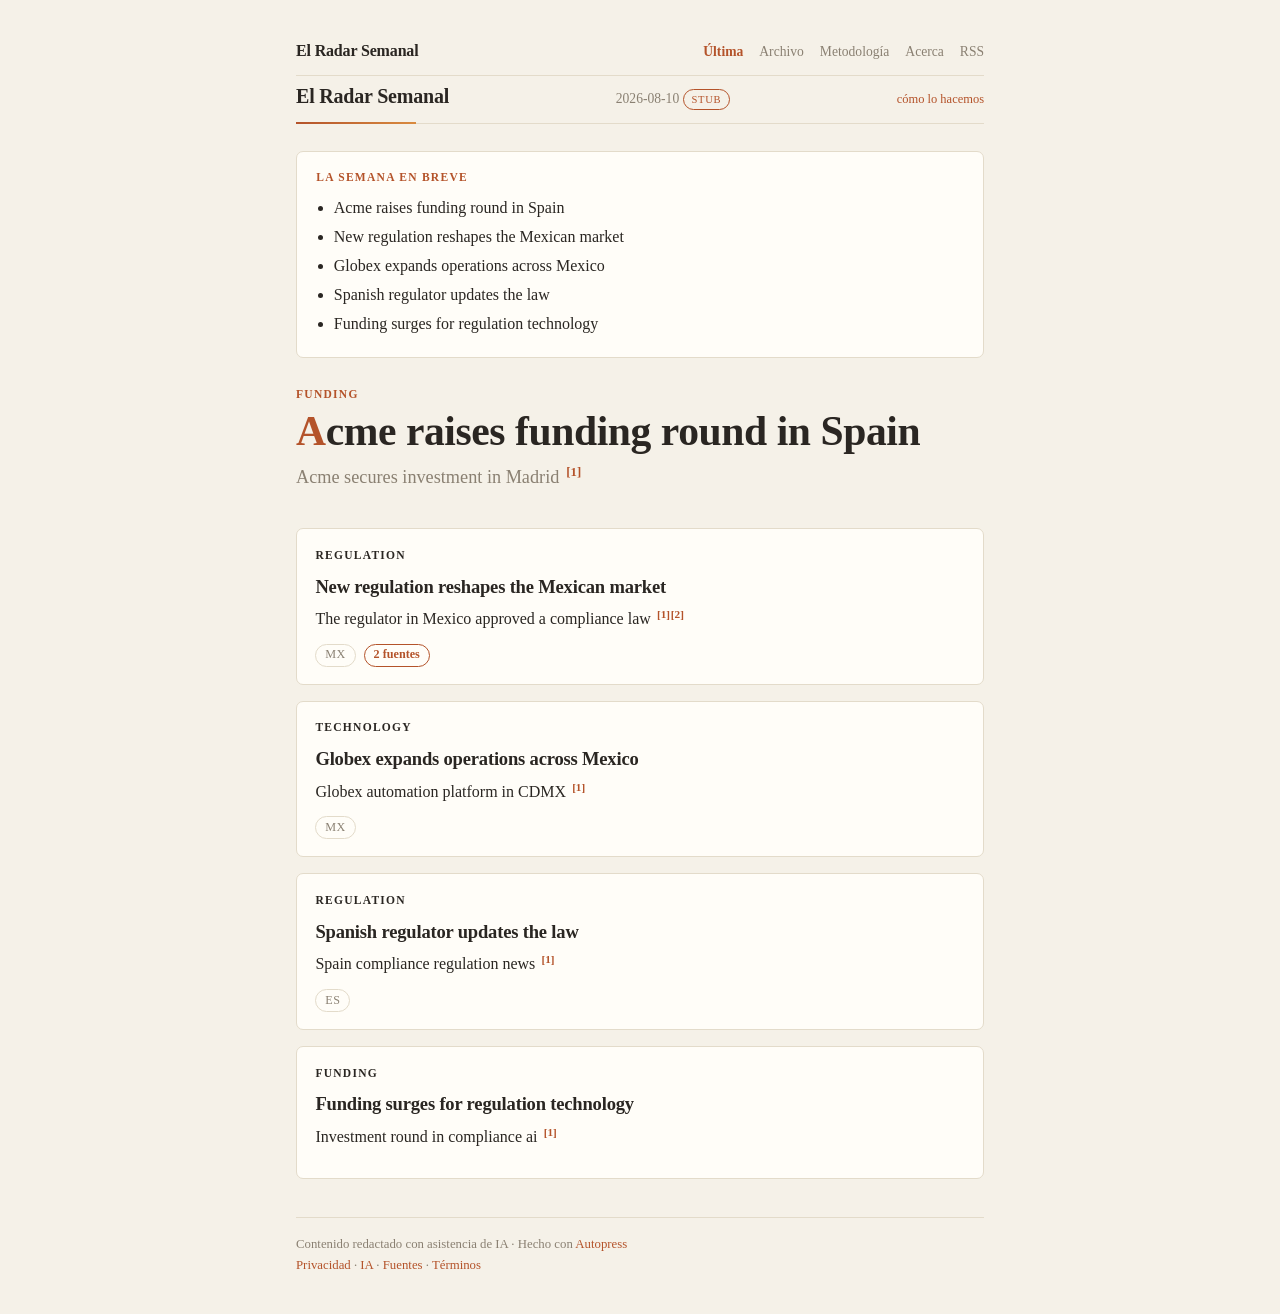
<file: starter/site/index.html>
<!doctype html>
<html lang="es" data-style="editorial" data-palette="warm" data-theme="light">
<head>
<meta charset="utf-8">
<meta name="viewport" content="width=device-width, initial-scale=1">
<meta name="robots" content="noindex, nofollow">
<title>Acme raises funding round in Spain · El Radar Semanal</title>
<meta name="description" content="Acme secures investment in Madrid">
<link rel="canonical" href="https://tudominio.example/">
<link rel="alternate" type="application/rss+xml" href="/rss.xml">
<meta property="og:title" content="Acme raises funding round in Spain · El Radar Semanal">
<meta property="og:description" content="Acme secures investment in Madrid">
<meta property="og:type" content="article">
<meta property="og:url" content="https://tudominio.example/">
<meta property="og:site_name" content="El Radar Semanal">
<meta property="og:locale" content="es">
<meta name="twitter:card" content="summary">
<meta name="twitter:title" content="Acme raises funding round in Spain · El Radar Semanal">
<meta name="twitter:description" content="Acme secures investment in Madrid">
<script type="application/ld+json">{"@context": "https://schema.org", "@type": "NewsArticle", "headline": "Acme raises funding round in Spain", "description": "Acme secures investment in Madrid", "inLanguage": "es", "datePublished": "2026-08-10", "dateModified": "2026-08-10", "url": "https://tudominio.example/", "publisher": {"@type": "Organization", "name": "El Radar Semanal", "url": "https://tudominio.example"}, "author": {"@type": "Organization", "name": "El Radar Semanal", "url": "https://tudominio.example"}, "isAccessibleForFree": true}</script>
<script type="application/ld+json">{"@context": "https://schema.org", "@type": "BreadcrumbList", "itemListElement": [{"@type": "ListItem", "position": 1, "name": "El Radar Semanal", "item": "https://tudominio.example/"}, {"@type": "ListItem", "position": 2, "name": "Acme raises funding round in Spain", "item": "https://tudominio.example/"}]}</script>
<style>
/* Autopress · sistema de themes
   Dos ejes independientes: ESTILO (estructura + tipografía) y PALETA (color).
   data-style / data-palette / data-theme(light|dark) en el elemento raíz.
   6 estilos × 5 paletas = 30 combinaciones. System fonts self-hosted: cero
   peticiones a terceros. */

/* ===== Tokens base ===== */
:root{
  --maxw:720px; --space:1rem; --radius:10px;
  --font-head:Georgia,'Times New Roman',serif; --font-body:Georgia,serif;
  --head-weight:700; --head-tracking:0; --title-size:2.3rem; --lede:1.06rem;
  --card-radius:var(--radius); --card-border-w:1px; --upper:none;
  --bg:#fff; --fg:#141414; --muted:#6b6b6b; --accent:#c0271e; --accent2:#f0663e;
  --border:#e6e6e6; --card:#fafafa;
}
*{box-sizing:border-box}
body{margin:0;background:var(--bg);color:var(--fg);font-family:var(--font-body);
  line-height:1.62;-webkit-font-smoothing:antialiased;text-rendering:optimizeLegibility}
.wrap{max-width:var(--maxw);margin:0 auto;padding:calc(var(--space)*2.4) var(--space)}
a{color:var(--accent);text-decoration:none} a:hover{text-decoration:underline}
a:focus-visible,button:focus-visible,input:focus-visible{outline:2px solid var(--accent);outline-offset:2px}

/* kicker/overline en color de acento — inyecta color y jerarquía */
.kicker{font-family:var(--font-body);font-size:.72rem;font-weight:700;letter-spacing:.11em;
  text-transform:uppercase;color:var(--accent);margin:0 0 .35rem}

.masthead{position:relative;display:flex;justify-content:space-between;align-items:baseline;
  gap:1rem;flex-wrap:wrap;padding-bottom:.7rem;margin-bottom:1.7rem;border-bottom:1px solid var(--border)}
.masthead::after{content:"";position:absolute;left:0;bottom:-1px;height:2px;width:min(120px,40%);
  background:linear-gradient(90deg,var(--accent),var(--accent2))}
.masthead h1{font-family:var(--font-head);font-weight:var(--head-weight);
  letter-spacing:var(--head-tracking);text-transform:var(--upper);font-size:1.25rem;margin:0}
.masthead .date{color:var(--muted);font-size:.85rem}
.stub{display:inline-block;font-size:.66rem;border:1px solid var(--accent);color:var(--accent);
  border-radius:999px;padding:.05rem .5rem;text-transform:uppercase;letter-spacing:.06em;vertical-align:middle}

.cover{margin:1.7rem 0 2.2rem}
.cover h2{font-family:var(--font-head);font-weight:var(--head-weight);letter-spacing:var(--head-tracking);
  text-transform:var(--upper);font-size:var(--title-size);line-height:1.07;margin:.15rem 0 .55rem;color:var(--accent)}
.cover .deck{font-size:var(--lede);margin:0;color:var(--muted)}

.stories{display:grid;gap:1rem}
.card{background:var(--card);border:var(--card-border-w) solid var(--border);
  border-radius:var(--card-radius);padding:1.05rem 1.15rem;transition:border-color .15s,transform .15s,box-shadow .15s}
.card:hover{border-color:var(--accent)}
.card h3{font-family:var(--font-head);font-weight:var(--head-weight);letter-spacing:var(--head-tracking);
  text-transform:var(--upper);margin:0 0 .45rem;font-size:1.16rem;line-height:1.2;transition:color .15s}
.card:hover h3{color:var(--accent)}
.card p{margin:0 0 .7rem;color:var(--fg)}
.meta{display:flex;gap:.5rem;flex-wrap:wrap;align-items:center;font-size:.76rem;color:var(--muted)}
.tag{border:1px solid var(--border);border-radius:999px;padding:.05rem .55rem;text-transform:uppercase;letter-spacing:.05em}
.src{margin-left:auto;font-weight:600}
.cites{font-size:.7em;font-weight:700;white-space:nowrap;margin-left:.15em}
.cites a{color:var(--accent);text-decoration:none;padding:0 .04em}
.cites a:hover{text-decoration:underline}

/* señales de curación + E-E-A-T (Lote F) */
.byline{margin:.15rem 0 0;font-size:.78rem;color:var(--muted)}
.badge{border:1px solid var(--accent);border-radius:999px;padding:.05rem .55rem;
  color:var(--accent);font-weight:600}
.tldr{margin:1.4rem 0;padding:1rem 1.2rem;background:var(--card);border:1px solid var(--border);
  border-radius:var(--card-radius)}
.tldr-h{font-size:.72rem;font-weight:700;letter-spacing:.11em;text-transform:uppercase;
  color:var(--accent);margin:0 0 .5rem}
.tldr ul{margin:0;padding-left:1.1rem} .tldr li{margin:.2rem 0;color:var(--fg)}
.page{max-width:42rem} .page h1{color:var(--accent)} .page p{color:var(--fg);line-height:1.6}
.page .sources{padding-left:1.1rem} .page .sources li{margin:.35rem 0}
.edition-nav{display:flex;justify-content:space-between;gap:1rem;margin:2.2rem 0 0;
  padding-top:1rem;border-top:1px solid var(--border);font-weight:600}

/* caja de suscripción — con degradado sutil + botón en degradado */
.nl{position:relative;overflow:hidden;margin:2.2rem 0 1rem;padding:1.5rem 1.4rem;
  border-radius:calc(var(--card-radius) + 4px);background:var(--card);border:1px solid var(--border)}
.nl::before{content:"";position:absolute;inset:0;
  background:linear-gradient(135deg,var(--accent),var(--accent2));opacity:.09;pointer-events:none}
.nl > *{position:relative}
.nl-eyebrow{font-size:.72rem;font-weight:700;letter-spacing:.11em;text-transform:uppercase;color:var(--accent);margin:0 0 .3rem}
.nl-title{font-family:var(--font-head);font-weight:var(--head-weight);margin:0 0 .85rem;font-size:1.3rem;line-height:1.15}
.nl-form{display:flex;gap:.5rem;flex-wrap:wrap}
.nl-hp{position:absolute;left:-9999px;width:1px;height:1px;opacity:0;pointer-events:none}
.nl-input{flex:1;min-width:12rem;padding:.62rem .85rem;border-radius:9px;border:1px solid var(--border);
  background:var(--bg);color:var(--fg);font:inherit}
.nl-btn{padding:.62rem 1.2rem;border-radius:9px;border:0;font:inherit;font-weight:700;cursor:pointer;
  color:#fff;background:linear-gradient(135deg,var(--accent),var(--accent2));box-shadow:0 6px 18px -8px var(--accent)}
.nl-btn:hover{filter:brightness(1.07)}
.nl-note{margin:.65rem 0 0;font-size:.75rem;color:var(--muted)}

footer.site{margin-top:2.4rem;border-top:1px solid var(--border);padding-top:1rem;color:var(--muted);font-size:.8rem}
.topbar{display:flex;gap:1rem;align-items:baseline;justify-content:space-between;
  padding-bottom:.7rem;margin-bottom:.2rem;border-bottom:1px solid var(--border);flex-wrap:wrap}
.topbar .brand{font-family:var(--font-head);font-weight:var(--head-weight);
  letter-spacing:var(--head-tracking);text-transform:var(--upper);font-size:1rem;color:var(--fg)}
.topbar nav{display:flex;gap:1rem;font-size:.85rem}
.topbar nav a{color:var(--muted)} .topbar nav a[aria-current]{color:var(--accent);font-weight:700}

/* ===== ESTILOS ===== */
[data-style="editorial"]{
  --font-head:'Iowan Old Style','Palatino Linotype',Palatino,Georgia,serif;
  --font-body:'Iowan Old Style',Georgia,serif;
  --title-size:2.6rem; --head-tracking:-.01em; --card-radius:7px; --lede:1.14rem;
}
[data-style="editorial"] .cover h2{color:var(--fg)}  /* clásico: portada en tinta */
[data-style="editorial"] .cover h2::first-letter{color:var(--accent)}

[data-style="modern"]{
  --font-head:'Helvetica Neue',Helvetica,Arimo,system-ui,Arial,sans-serif;
  --font-body:system-ui,-apple-system,'Segoe UI',Roboto,sans-serif;
  --title-size:3.1rem; --head-weight:800; --head-tracking:-.035em; --lede:1.15rem;
  --card-border-w:0; --card-radius:0;
}
[data-style="modern"] .masthead::after{width:100%;height:3px}
[data-style="modern"] .cover h2{line-height:1.0}
[data-style="modern"] .card{background:transparent;border:0;border-top:2px solid var(--border);padding:1.15rem 0}
[data-style="modern"] .card:hover{border-color:var(--accent)}
[data-style="modern"] .card h3{font-size:1.4rem}

[data-style="technical"]{
  --font-head:ui-monospace,'SF Mono','Cascadia Code',Menlo,Consolas,monospace;
  --font-body:ui-monospace,Menlo,Consolas,monospace;
  --title-size:1.9rem; --head-weight:600; --head-tracking:-.02em; --lede:.98rem;
  --radius:4px; --card-radius:4px; --maxw:770px;
}
[data-style="technical"] body{line-height:1.55}
[data-style="technical"] .masthead h1,[data-style="technical"] .tag,[data-style="technical"] .src,
[data-style="technical"] .kicker{text-transform:uppercase}
[data-style="technical"] .kicker::before{content:"// "}
[data-style="technical"] .card{border-left:3px solid var(--accent)}
[data-style="technical"] .cover h2::before{content:"▚ ";color:var(--accent);opacity:.7}

[data-style="magazine"]{
  --font-head:'Hoefler Text',Didot,'Bodoni MT',Garamond,Georgia,serif;
  --font-body:Georgia,'Times New Roman',serif;
  --title-size:3.4rem; --head-weight:600; --head-tracking:-.012em; --lede:1.22rem;
  --maxw:760px; --card-border-w:0; --card-radius:0;
}
[data-style="magazine"] .cover h2{line-height:1.0}
[data-style="magazine"] .cover .deck{font-style:italic}
[data-style="magazine"] .card{background:transparent;border:0;border-top:1px solid var(--fg);padding:1.25rem 0 .5rem}
[data-style="magazine"] .card h3{font-size:1.55rem;font-weight:600}

[data-style="minimal"]{
  --font-head:system-ui,-apple-system,'Segoe UI',sans-serif;
  --font-body:system-ui,-apple-system,'Segoe UI',sans-serif;
  --title-size:1.95rem; --head-weight:600; --head-tracking:-.01em; --lede:1rem; --maxw:600px;
  --card-border-w:0; --card-radius:0;
}
[data-style="minimal"] .masthead::after{display:none}
[data-style="minimal"] .masthead h1{font-weight:600;font-size:1rem}
[data-style="minimal"] .cover h2{color:var(--fg)}
[data-style="minimal"] .stories{gap:0}
[data-style="minimal"] .card{background:transparent;border:0;border-bottom:1px solid var(--border);padding:1.4rem 0}
[data-style="minimal"] .card:hover{border-color:var(--border)}
[data-style="minimal"] .card h3{font-size:1.05rem;font-weight:600}

[data-style="newsprint"]{
  --font-head:Georgia,'Times New Roman',Times,serif; --font-body:Georgia,'Times New Roman',Times,serif;
  --title-size:2.2rem; --head-weight:800; --head-tracking:-.01em; --lede:1rem; --maxw:880px;
  --card-radius:0; --card-border-w:1px;
}
[data-style="newsprint"] body{line-height:1.5}
[data-style="newsprint"] .masthead h1{text-transform:uppercase;letter-spacing:.02em}
[data-style="newsprint"] .cover h2{color:var(--fg)}
[data-style="newsprint"] .stories{grid-template-columns:1fr 1fr;gap:0 1.5rem}
[data-style="newsprint"] .card{border:0;border-top:1px solid var(--fg);padding:.9rem 0;background:transparent}
[data-style="newsprint"] .card:hover{border-color:var(--fg)}
[data-style="newsprint"] .card h3{font-size:1.05rem} [data-style="newsprint"] .card p{font-size:.92rem}
@media(max-width:600px){[data-style="newsprint"] .stories{grid-template-columns:1fr}}

/* ===== PALETAS (claro) — cada una con --accent2 para los degradados ===== */
[data-palette="ink"]{--bg:#fff;--fg:#141414;--muted:#6b6b6b;--accent:#c0271e;--accent2:#f0663e;--border:#e6e6e6;--card:#fafafa}
[data-palette="warm"]{--bg:#f5f1e8;--fg:#2a2622;--muted:#8a8072;--accent:#b4532a;--accent2:#d98b3f;--border:#e3dbca;--card:#fffdf8}
[data-palette="cool"]{--bg:#f4f6f9;--fg:#1a2230;--muted:#5c6b7f;--accent:#2563b8;--accent2:#38bdf8;--border:#dde3ea;--card:#fbfcfd}
[data-palette="forest"]{--bg:#f1f4ee;--fg:#1f2a22;--muted:#5e6d5e;--accent:#2f6b3f;--accent2:#7cc06a;--border:#dde3d6;--card:#fbfcf8}
[data-palette="signal"]{--bg:#faf9fb;--fg:#101014;--muted:#6a6a75;--accent:#e5004c;--accent2:#ff6a2b;--border:#ececef;--card:#fff}

/* ===== PALETAS (oscuro · por toggle) ===== */
[data-theme="dark"][data-palette="ink"]{--bg:#0c0c0d;--fg:#ededed;--muted:#9a9a9a;--accent:#ff5a4d;--accent2:#ff9166;--border:#232325;--card:#161617}
[data-theme="dark"][data-palette="warm"]{--bg:#1e1b17;--fg:#ece6da;--muted:#a99f8d;--accent:#e0824f;--accent2:#f0b072;--border:#332d24;--card:#262119}
[data-theme="dark"][data-palette="cool"]{--bg:#0d1117;--fg:#e6edf3;--muted:#8b98a8;--accent:#5b9bff;--accent2:#7ad0ff;--border:#232a33;--card:#141a22}
[data-theme="dark"][data-palette="forest"]{--bg:#0f1512;--fg:#e7efe6;--muted:#8ba08b;--accent:#4fae6a;--accent2:#8ed88a;--border:#222b24;--card:#151d17}
[data-theme="dark"][data-palette="signal"]{--bg:#08080a;--fg:#f0f0f2;--muted:#8a8a95;--accent:#ff3d81;--accent2:#ff8a3d;--border:#1c1c22;--card:#131317}

/* Signal: portada con degradado (su firma) — solo la portada, no las cards (legibilidad) */
[data-palette="signal"] .cover h2{
  background:linear-gradient(115deg,var(--accent),var(--accent2));
  -webkit-background-clip:text;background-clip:text;color:transparent}

@media(max-width:600px){ .wrap{padding:1.4rem 1rem} .cover h2{font-size:calc(var(--title-size)*.78)} }

</style>
</head>
<body>
<div class="wrap">
  <header class="topbar">
    <a class="brand" href="/">El Radar Semanal</a>
    <nav><a href="/" aria-current="page">Última</a><a href="/archive.html">Archivo</a><a href="/methodology.html">Metodología</a><a href="/about.html">Acerca</a><a href="/rss.xml">RSS</a></nav>
  </header>
  <header class="masthead">
    <h1>El Radar Semanal</h1>
    <span class="date">2026-08-10 <span class="stub">stub</span></span>
    <p class="byline"><a href="/methodology.html">cómo lo hacemos</a></p>
  </header>
  <section class="tldr">
    <h2 class="tldr-h">La semana en breve</h2>
    <ul><li>Acme raises funding round in Spain</li><li>New regulation reshapes the Mexican market</li><li>Globex expands operations across Mexico</li><li>Spanish regulator updates the law</li><li>Funding surges for regulation technology</li></ul>
  </section>
  <section class="cover">
    <p class="kicker">funding</p>
    <h2>Acme raises funding round in Spain</h2>
    <p class="deck">Acme secures investment in Madrid <sup class="cites"><a href="https://ex.com/a2" title="ex.com" rel="noopener nofollow" target="_blank">[1]</a></sup> </p>
  </section>
  <div class="stories">
    <article class="card">
  <p class="kicker">regulation</p>
  <h3>New regulation reshapes the Mexican market</h3>
  <p>The regulator in Mexico approved a compliance law <sup class="cites"><a href="https://ex.com/a1?utm_source=rss" title="ex.com" rel="noopener nofollow" target="_blank">[1]</a><a href="https://ex.com/a5" title="ex.com" rel="noopener nofollow" target="_blank">[2]</a></sup></p>
  <div class="meta"><span class="tag">mx</span><span class="badge">2 fuentes</span></div>
</article>
    <article class="card">
  <p class="kicker">technology</p>
  <h3>Globex expands operations across Mexico</h3>
  <p>Globex automation platform in CDMX <sup class="cites"><a href="https://ex.com/a4" title="ex.com" rel="noopener nofollow" target="_blank">[1]</a></sup></p>
  <div class="meta"><span class="tag">mx</span></div>
</article>
    <article class="card">
  <p class="kicker">regulation</p>
  <h3>Spanish regulator updates the law</h3>
  <p>Spain compliance regulation news <sup class="cites"><a href="https://ex.com/a8" title="ex.com" rel="noopener nofollow" target="_blank">[1]</a></sup></p>
  <div class="meta"><span class="tag">es</span></div>
</article>
    <article class="card">
  <p class="kicker">funding</p>
  <h3>Funding surges for regulation technology</h3>
  <p>Investment round in compliance ai <sup class="cites"><a href="https://ex.com/a7" title="ex.com" rel="noopener nofollow" target="_blank">[1]</a></sup></p>
  <div class="meta"></div>
</article>
  </div>

  <footer class="site">
    Contenido redactado con asistencia de IA · Hecho con <a href="https://evaristobabe.com/resources/autopress" rel="noopener">Autopress</a>
    <nav class="legal"><a href="/legal/privacidad.html">Privacidad</a> · <a href="/legal/ia.html">IA</a> · <a href="/legal/fuentes.html">Fuentes</a> · <a href="/legal/terminos.html">Términos</a></nav>
  </footer>
</div>
</body>
</html>
</file>
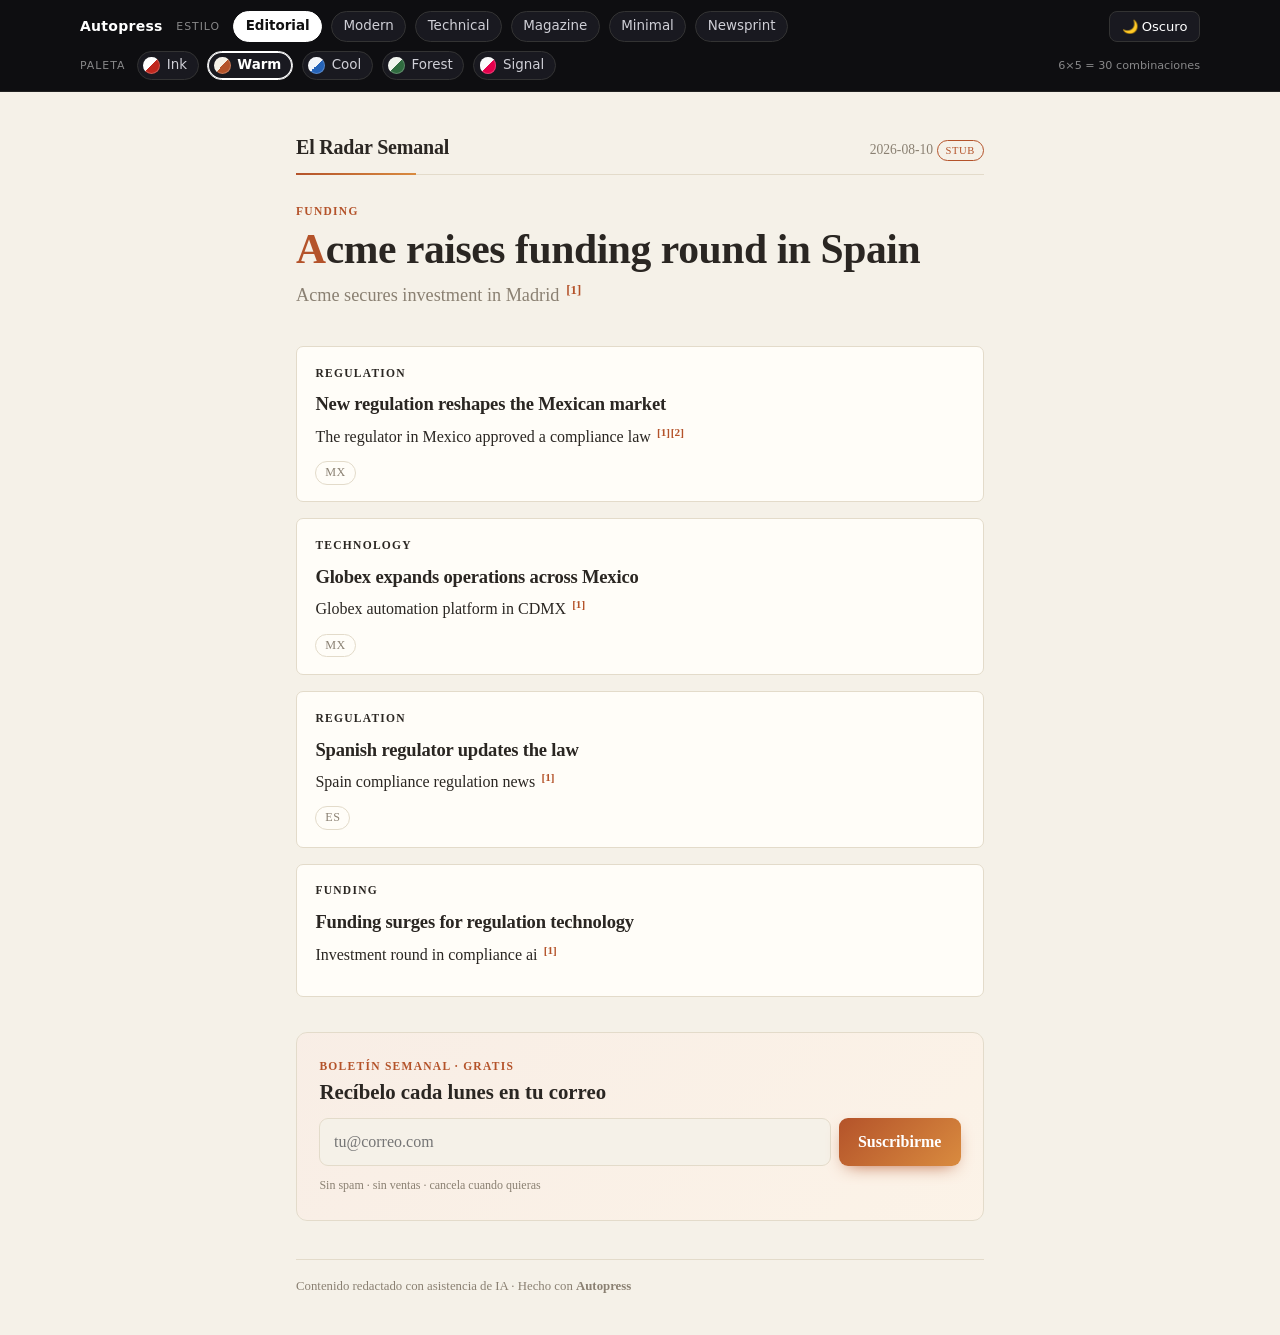
<file: starter/sample-output/gallery.html>
<!doctype html>
<html lang="es" data-style="editorial" data-palette="warm" data-theme="light">
<head>
<meta charset="utf-8">
<meta name="viewport" content="width=device-width, initial-scale=1">
<title>Autopress · galería de estilos</title>
<style>

.gal{position:sticky;top:0;z-index:20;background:#0e0e11;color:#fff;border-bottom:1px solid #222;
  font:14px/1.4 system-ui,-apple-system,'Segoe UI',sans-serif;padding:.7rem 1rem}
.gal-row{display:flex;gap:.55rem;align-items:center;flex-wrap:wrap;max-width:1120px;margin:0 auto}
.gal-row + .gal-row{margin-top:.55rem}
.gal-brand{font-weight:800;letter-spacing:.02em;margin-right:.3rem}
.gal-lab{font-size:.68rem;text-transform:uppercase;letter-spacing:.09em;opacity:.5;width:3rem}
.pill{font:inherit;font-size:.84rem;padding:.32rem .72rem;border-radius:999px;border:1px solid #333;
  background:#191920;color:#cfcfd6;cursor:pointer;transition:.12s}
.pill:hover{border-color:#666;color:#fff}
.pill.on{background:#fff;color:#111;border-color:#fff;font-weight:600}
.sw{display:inline-flex;align-items:center;gap:.42rem;font:inherit;font-size:.84rem;
  padding:.26rem .66rem .26rem .34rem;border-radius:999px;border:1px solid #333;background:#191920;
  color:#cfcfd6;cursor:pointer;transition:.12s}
.sw:hover{border-color:#666;color:#fff}
.sw.on{border-color:#fff;color:#fff;font-weight:600;box-shadow:0 0 0 1px #fff inset}
.sw .chip{width:1.05rem;height:1.05rem;border-radius:50%;box-shadow:inset 0 0 0 1px rgba(255,255,255,.22)}
.gal-spacer{margin-left:auto;display:flex;gap:.7rem;align-items:center}
.gal-count{font-size:.7rem;opacity:.5}
.gal-toggle{font:inherit;font-size:.82rem;padding:.32rem .72rem;border-radius:8px;border:1px solid #333;
  background:#191920;color:#fff;cursor:pointer}
.gal-toggle:hover{border-color:#666}
/* Autopress · sistema de themes
   Dos ejes independientes: ESTILO (estructura + tipografía) y PALETA (color).
   data-style / data-palette / data-theme(light|dark) en el elemento raíz.
   6 estilos × 5 paletas = 30 combinaciones. System fonts self-hosted: cero
   peticiones a terceros. */

/* ===== Tokens base ===== */
:root{
  --maxw:720px; --space:1rem; --radius:10px;
  --font-head:Georgia,'Times New Roman',serif; --font-body:Georgia,serif;
  --head-weight:700; --head-tracking:0; --title-size:2.3rem; --lede:1.06rem;
  --card-radius:var(--radius); --card-border-w:1px; --upper:none;
  --bg:#fff; --fg:#141414; --muted:#6b6b6b; --accent:#c0271e; --accent2:#f0663e;
  --border:#e6e6e6; --card:#fafafa;
}
*{box-sizing:border-box}
body{margin:0;background:var(--bg);color:var(--fg);font-family:var(--font-body);
  line-height:1.62;-webkit-font-smoothing:antialiased;text-rendering:optimizeLegibility}
.wrap{max-width:var(--maxw);margin:0 auto;padding:calc(var(--space)*2.4) var(--space)}
a{color:var(--accent);text-decoration:none} a:hover{text-decoration:underline}
a:focus-visible,button:focus-visible,input:focus-visible{outline:2px solid var(--accent);outline-offset:2px}

/* kicker/overline en color de acento — inyecta color y jerarquía */
.kicker{font-family:var(--font-body);font-size:.72rem;font-weight:700;letter-spacing:.11em;
  text-transform:uppercase;color:var(--accent);margin:0 0 .35rem}

.masthead{position:relative;display:flex;justify-content:space-between;align-items:baseline;
  gap:1rem;flex-wrap:wrap;padding-bottom:.7rem;margin-bottom:1.7rem;border-bottom:1px solid var(--border)}
.masthead::after{content:"";position:absolute;left:0;bottom:-1px;height:2px;width:min(120px,40%);
  background:linear-gradient(90deg,var(--accent),var(--accent2))}
.masthead h1{font-family:var(--font-head);font-weight:var(--head-weight);
  letter-spacing:var(--head-tracking);text-transform:var(--upper);font-size:1.25rem;margin:0}
.masthead .date{color:var(--muted);font-size:.85rem}
.stub{display:inline-block;font-size:.66rem;border:1px solid var(--accent);color:var(--accent);
  border-radius:999px;padding:.05rem .5rem;text-transform:uppercase;letter-spacing:.06em;vertical-align:middle}

.cover{margin:1.7rem 0 2.2rem}
.cover h2{font-family:var(--font-head);font-weight:var(--head-weight);letter-spacing:var(--head-tracking);
  text-transform:var(--upper);font-size:var(--title-size);line-height:1.07;margin:.15rem 0 .55rem;color:var(--accent)}
.cover .deck{font-size:var(--lede);margin:0;color:var(--muted)}

.stories{display:grid;gap:1rem}
.card{background:var(--card);border:var(--card-border-w) solid var(--border);
  border-radius:var(--card-radius);padding:1.05rem 1.15rem;transition:border-color .15s,transform .15s,box-shadow .15s}
.card:hover{border-color:var(--accent)}
.card h3{font-family:var(--font-head);font-weight:var(--head-weight);letter-spacing:var(--head-tracking);
  text-transform:var(--upper);margin:0 0 .45rem;font-size:1.16rem;line-height:1.2;transition:color .15s}
.card:hover h3{color:var(--accent)}
.card p{margin:0 0 .7rem;color:var(--fg)}
.meta{display:flex;gap:.5rem;flex-wrap:wrap;align-items:center;font-size:.76rem;color:var(--muted)}
.tag{border:1px solid var(--border);border-radius:999px;padding:.05rem .55rem;text-transform:uppercase;letter-spacing:.05em}
.src{margin-left:auto;font-weight:600}
.cites{font-size:.7em;font-weight:700;white-space:nowrap;margin-left:.15em}
.cites a{color:var(--accent);text-decoration:none;padding:0 .04em}
.cites a:hover{text-decoration:underline}

/* caja de suscripción — con degradado sutil + botón en degradado */
.nl{position:relative;overflow:hidden;margin:2.2rem 0 1rem;padding:1.5rem 1.4rem;
  border-radius:calc(var(--card-radius) + 4px);background:var(--card);border:1px solid var(--border)}
.nl::before{content:"";position:absolute;inset:0;
  background:linear-gradient(135deg,var(--accent),var(--accent2));opacity:.09;pointer-events:none}
.nl > *{position:relative}
.nl-eyebrow{font-size:.72rem;font-weight:700;letter-spacing:.11em;text-transform:uppercase;color:var(--accent);margin:0 0 .3rem}
.nl-title{font-family:var(--font-head);font-weight:var(--head-weight);margin:0 0 .85rem;font-size:1.3rem;line-height:1.15}
.nl-form{display:flex;gap:.5rem;flex-wrap:wrap}
.nl-input{flex:1;min-width:12rem;padding:.62rem .85rem;border-radius:9px;border:1px solid var(--border);
  background:var(--bg);color:var(--fg);font:inherit}
.nl-btn{padding:.62rem 1.2rem;border-radius:9px;border:0;font:inherit;font-weight:700;cursor:pointer;
  color:#fff;background:linear-gradient(135deg,var(--accent),var(--accent2));box-shadow:0 6px 18px -8px var(--accent)}
.nl-btn:hover{filter:brightness(1.07)}
.nl-note{margin:.65rem 0 0;font-size:.75rem;color:var(--muted)}

footer.site{margin-top:2.4rem;border-top:1px solid var(--border);padding-top:1rem;color:var(--muted);font-size:.8rem}
.topbar{display:flex;gap:1rem;align-items:baseline;justify-content:space-between;
  padding-bottom:.7rem;margin-bottom:.2rem;border-bottom:1px solid var(--border);flex-wrap:wrap}
.topbar .brand{font-family:var(--font-head);font-weight:var(--head-weight);
  letter-spacing:var(--head-tracking);text-transform:var(--upper);font-size:1rem;color:var(--fg)}
.topbar nav{display:flex;gap:1rem;font-size:.85rem}
.topbar nav a{color:var(--muted)} .topbar nav a[aria-current]{color:var(--accent);font-weight:700}

/* ===== ESTILOS ===== */
[data-style="editorial"]{
  --font-head:'Iowan Old Style','Palatino Linotype',Palatino,Georgia,serif;
  --font-body:'Iowan Old Style',Georgia,serif;
  --title-size:2.6rem; --head-tracking:-.01em; --card-radius:7px; --lede:1.14rem;
}
[data-style="editorial"] .cover h2{color:var(--fg)}  /* clásico: portada en tinta */
[data-style="editorial"] .cover h2::first-letter{color:var(--accent)}

[data-style="modern"]{
  --font-head:'Helvetica Neue',Helvetica,Arimo,system-ui,Arial,sans-serif;
  --font-body:system-ui,-apple-system,'Segoe UI',Roboto,sans-serif;
  --title-size:3.1rem; --head-weight:800; --head-tracking:-.035em; --lede:1.15rem;
  --card-border-w:0; --card-radius:0;
}
[data-style="modern"] .masthead::after{width:100%;height:3px}
[data-style="modern"] .cover h2{line-height:1.0}
[data-style="modern"] .card{background:transparent;border:0;border-top:2px solid var(--border);padding:1.15rem 0}
[data-style="modern"] .card:hover{border-color:var(--accent)}
[data-style="modern"] .card h3{font-size:1.4rem}

[data-style="technical"]{
  --font-head:ui-monospace,'SF Mono','Cascadia Code',Menlo,Consolas,monospace;
  --font-body:ui-monospace,Menlo,Consolas,monospace;
  --title-size:1.9rem; --head-weight:600; --head-tracking:-.02em; --lede:.98rem;
  --radius:4px; --card-radius:4px; --maxw:770px;
}
[data-style="technical"] body{line-height:1.55}
[data-style="technical"] .masthead h1,[data-style="technical"] .tag,[data-style="technical"] .src,
[data-style="technical"] .kicker{text-transform:uppercase}
[data-style="technical"] .kicker::before{content:"// "}
[data-style="technical"] .card{border-left:3px solid var(--accent)}
[data-style="technical"] .cover h2::before{content:"▚ ";color:var(--accent);opacity:.7}

[data-style="magazine"]{
  --font-head:'Hoefler Text',Didot,'Bodoni MT',Garamond,Georgia,serif;
  --font-body:Georgia,'Times New Roman',serif;
  --title-size:3.4rem; --head-weight:600; --head-tracking:-.012em; --lede:1.22rem;
  --maxw:760px; --card-border-w:0; --card-radius:0;
}
[data-style="magazine"] .cover h2{line-height:1.0}
[data-style="magazine"] .cover .deck{font-style:italic}
[data-style="magazine"] .card{background:transparent;border:0;border-top:1px solid var(--fg);padding:1.25rem 0 .5rem}
[data-style="magazine"] .card h3{font-size:1.55rem;font-weight:600}

[data-style="minimal"]{
  --font-head:system-ui,-apple-system,'Segoe UI',sans-serif;
  --font-body:system-ui,-apple-system,'Segoe UI',sans-serif;
  --title-size:1.95rem; --head-weight:600; --head-tracking:-.01em; --lede:1rem; --maxw:600px;
  --card-border-w:0; --card-radius:0;
}
[data-style="minimal"] .masthead::after{display:none}
[data-style="minimal"] .masthead h1{font-weight:600;font-size:1rem}
[data-style="minimal"] .cover h2{color:var(--fg)}
[data-style="minimal"] .stories{gap:0}
[data-style="minimal"] .card{background:transparent;border:0;border-bottom:1px solid var(--border);padding:1.4rem 0}
[data-style="minimal"] .card:hover{border-color:var(--border)}
[data-style="minimal"] .card h3{font-size:1.05rem;font-weight:600}

[data-style="newsprint"]{
  --font-head:Georgia,'Times New Roman',Times,serif; --font-body:Georgia,'Times New Roman',Times,serif;
  --title-size:2.2rem; --head-weight:800; --head-tracking:-.01em; --lede:1rem; --maxw:880px;
  --card-radius:0; --card-border-w:1px;
}
[data-style="newsprint"] body{line-height:1.5}
[data-style="newsprint"] .masthead h1{text-transform:uppercase;letter-spacing:.02em}
[data-style="newsprint"] .cover h2{color:var(--fg)}
[data-style="newsprint"] .stories{grid-template-columns:1fr 1fr;gap:0 1.5rem}
[data-style="newsprint"] .card{border:0;border-top:1px solid var(--fg);padding:.9rem 0;background:transparent}
[data-style="newsprint"] .card:hover{border-color:var(--fg)}
[data-style="newsprint"] .card h3{font-size:1.05rem} [data-style="newsprint"] .card p{font-size:.92rem}
@media(max-width:600px){[data-style="newsprint"] .stories{grid-template-columns:1fr}}

/* ===== PALETAS (claro) — cada una con --accent2 para los degradados ===== */
[data-palette="ink"]{--bg:#fff;--fg:#141414;--muted:#6b6b6b;--accent:#c0271e;--accent2:#f0663e;--border:#e6e6e6;--card:#fafafa}
[data-palette="warm"]{--bg:#f5f1e8;--fg:#2a2622;--muted:#8a8072;--accent:#b4532a;--accent2:#d98b3f;--border:#e3dbca;--card:#fffdf8}
[data-palette="cool"]{--bg:#f4f6f9;--fg:#1a2230;--muted:#5c6b7f;--accent:#2563b8;--accent2:#38bdf8;--border:#dde3ea;--card:#fbfcfd}
[data-palette="forest"]{--bg:#f1f4ee;--fg:#1f2a22;--muted:#5e6d5e;--accent:#2f6b3f;--accent2:#7cc06a;--border:#dde3d6;--card:#fbfcf8}
[data-palette="signal"]{--bg:#faf9fb;--fg:#101014;--muted:#6a6a75;--accent:#e5004c;--accent2:#ff6a2b;--border:#ececef;--card:#fff}

/* ===== PALETAS (oscuro · por toggle) ===== */
[data-theme="dark"][data-palette="ink"]{--bg:#0c0c0d;--fg:#ededed;--muted:#9a9a9a;--accent:#ff5a4d;--accent2:#ff9166;--border:#232325;--card:#161617}
[data-theme="dark"][data-palette="warm"]{--bg:#1e1b17;--fg:#ece6da;--muted:#a99f8d;--accent:#e0824f;--accent2:#f0b072;--border:#332d24;--card:#262119}
[data-theme="dark"][data-palette="cool"]{--bg:#0d1117;--fg:#e6edf3;--muted:#8b98a8;--accent:#5b9bff;--accent2:#7ad0ff;--border:#232a33;--card:#141a22}
[data-theme="dark"][data-palette="forest"]{--bg:#0f1512;--fg:#e7efe6;--muted:#8ba08b;--accent:#4fae6a;--accent2:#8ed88a;--border:#222b24;--card:#151d17}
[data-theme="dark"][data-palette="signal"]{--bg:#08080a;--fg:#f0f0f2;--muted:#8a8a95;--accent:#ff3d81;--accent2:#ff8a3d;--border:#1c1c22;--card:#131317}

/* Signal: portada con degradado (su firma) — solo la portada, no las cards (legibilidad) */
[data-palette="signal"] .cover h2{
  background:linear-gradient(115deg,var(--accent),var(--accent2));
  -webkit-background-clip:text;background-clip:text;color:transparent}

@media(max-width:600px){ .wrap{padding:1.4rem 1rem} .cover h2{font-size:calc(var(--title-size)*.78)} }

</style>
</head>
<body>
<div class="gal">
  <div class="gal-row">
    <span class="gal-brand">Autopress</span>
    <span class="gal-lab">Estilo</span>
    <button class="pill on" data-kind="style" data-value="editorial">Editorial</button><button class="pill" data-kind="style" data-value="modern">Modern</button><button class="pill" data-kind="style" data-value="technical">Technical</button><button class="pill" data-kind="style" data-value="magazine">Magazine</button><button class="pill" data-kind="style" data-value="minimal">Minimal</button><button class="pill" data-kind="style" data-value="newsprint">Newsprint</button>
    <span class="gal-spacer"><button class="gal-toggle" id="gal-toggle">🌙 Oscuro</button></span>
  </div>
  <div class="gal-row">
    <span class="gal-lab">Paleta</span>
    <button class="sw" data-kind="palette" data-value="ink" title="Ink"><span class="chip" style="background:linear-gradient(135deg,#ffffff 50%,#c0271e 50%)"></span>Ink</button><button class="sw on" data-kind="palette" data-value="warm" title="Warm"><span class="chip" style="background:linear-gradient(135deg,#f5f1e8 50%,#b4532a 50%)"></span>Warm</button><button class="sw" data-kind="palette" data-value="cool" title="Cool"><span class="chip" style="background:linear-gradient(135deg,#f4f6f9 50%,#2563b8 50%)"></span>Cool</button><button class="sw" data-kind="palette" data-value="forest" title="Forest"><span class="chip" style="background:linear-gradient(135deg,#f1f4ee 50%,#2f6b3f 50%)"></span>Forest</button><button class="sw" data-kind="palette" data-value="signal" title="Signal"><span class="chip" style="background:linear-gradient(135deg,#faf9fb 50%,#e5004c 50%)"></span>Signal</button>
    <span class="gal-spacer"><span class="gal-count">6×5 = 30 combinaciones</span></span>
  </div>
</div>
<div class="wrap">
  <header class="masthead">
    <h1>El Radar Semanal</h1>
    <span class="date">2026-08-10 <span class="stub">stub</span></span>
  </header>
  <section class="cover">
    <p class="kicker">funding</p>
    <h2>Acme raises funding round in Spain</h2>
    <p class="deck">Acme secures investment in Madrid <sup class="cites"><a href="https://ex.com/a2" title="ex.com" rel="noopener nofollow" target="_blank">[1]</a></sup></p>
  </section>
  <div class="stories">
    <article class="card">
  <p class="kicker">regulation</p>
  <h3>New regulation reshapes the Mexican market</h3>
  <p>The regulator in Mexico approved a compliance law <sup class="cites"><a href="https://ex.com/a1?utm_source=rss" title="ex.com" rel="noopener nofollow" target="_blank">[1]</a><a href="https://ex.com/a5" title="ex.com" rel="noopener nofollow" target="_blank">[2]</a></sup></p>
  <div class="meta"><span class="tag">mx</span></div>
</article>
    <article class="card">
  <p class="kicker">technology</p>
  <h3>Globex expands operations across Mexico</h3>
  <p>Globex automation platform in CDMX <sup class="cites"><a href="https://ex.com/a4" title="ex.com" rel="noopener nofollow" target="_blank">[1]</a></sup></p>
  <div class="meta"><span class="tag">mx</span></div>
</article>
    <article class="card">
  <p class="kicker">regulation</p>
  <h3>Spanish regulator updates the law</h3>
  <p>Spain compliance regulation news <sup class="cites"><a href="https://ex.com/a8" title="ex.com" rel="noopener nofollow" target="_blank">[1]</a></sup></p>
  <div class="meta"><span class="tag">es</span></div>
</article>
    <article class="card">
  <p class="kicker">funding</p>
  <h3>Funding surges for regulation technology</h3>
  <p>Investment round in compliance ai <sup class="cites"><a href="https://ex.com/a7" title="ex.com" rel="noopener nofollow" target="_blank">[1]</a></sup></p>
  <div class="meta"></div>
</article>
  </div>
  <aside class="nl">
    <p class="nl-eyebrow">Boletín semanal · gratis</p>
    <h3 class="nl-title">Recíbelo cada lunes en tu correo</h3>
    <form class="nl-form" onsubmit="return false">
      <input class="nl-input" type="email" placeholder="tu@correo.com" aria-label="Correo electrónico">
      <button class="nl-btn" type="submit">Suscribirme</button>
    </form>
    <p class="nl-note">Sin spam · sin ventas · cancela cuando quieras</p>
  </aside>
  <footer class="site">
    Contenido redactado con asistencia de IA · Hecho con <strong>Autopress</strong>
  </footer>
</div>

<script>
  var r = document.documentElement;
  document.querySelectorAll('[data-kind]').forEach(function (b) {
    b.addEventListener('click', function () {
      var k = b.dataset.kind, v = b.dataset.value;
      r.dataset[k] = v;
      document.querySelectorAll('[data-kind="' + k + '"]').forEach(function (x) {
        x.classList.toggle('on', x === b);
      });
    });
  });
  var tb = document.getElementById('gal-toggle');
  tb.onclick = function () {
    var dark = r.dataset.theme === 'dark';
    r.dataset.theme = dark ? 'light' : 'dark';
    tb.textContent = dark ? '🌙 Oscuro' : '☀️ Claro';
  };
</script>

</body>
</html>
</file>
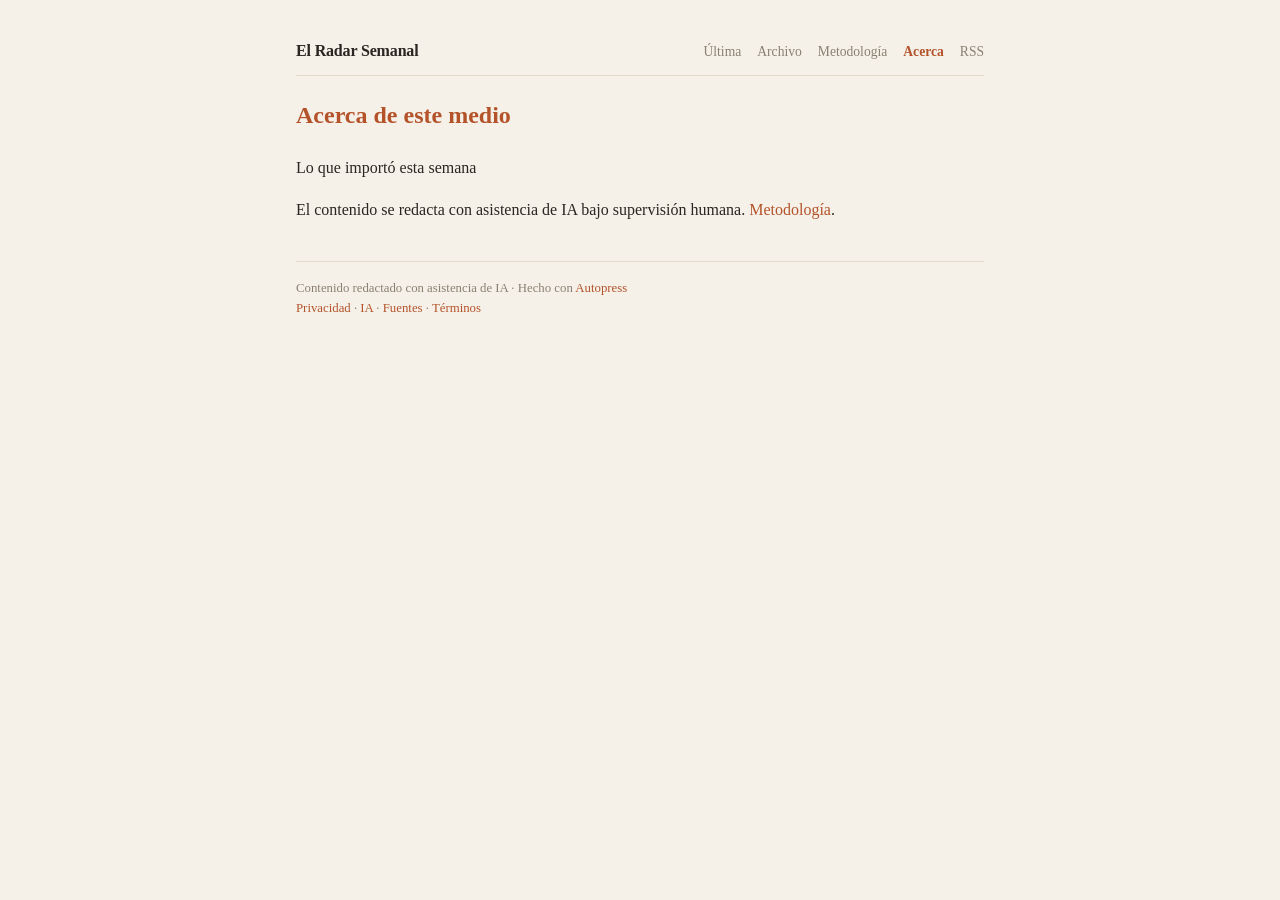
<file: starter/site/about.html>
<!doctype html>
<html lang="es" data-style="editorial" data-palette="warm" data-theme="light">
<head>
<meta charset="utf-8">
<meta name="viewport" content="width=device-width, initial-scale=1">
<meta name="robots" content="noindex, nofollow">
<title>Acerca de este medio · El Radar Semanal</title>
<meta name="description" content="Lo que importó esta semana">
<link rel="canonical" href="https://tudominio.example/about.html">
<link rel="alternate" type="application/rss+xml" href="/rss.xml">
<meta property="og:title" content="Acerca de este medio · El Radar Semanal">
<meta property="og:description" content="Lo que importó esta semana">
<meta property="og:type" content="website">
<meta property="og:url" content="https://tudominio.example/about.html">
<meta property="og:site_name" content="El Radar Semanal">
<meta property="og:locale" content="es">
<meta name="twitter:card" content="summary">
<meta name="twitter:title" content="Acerca de este medio · El Radar Semanal">
<meta name="twitter:description" content="Lo que importó esta semana">
<style>
/* Autopress · sistema de themes
   Dos ejes independientes: ESTILO (estructura + tipografía) y PALETA (color).
   data-style / data-palette / data-theme(light|dark) en el elemento raíz.
   6 estilos × 5 paletas = 30 combinaciones. System fonts self-hosted: cero
   peticiones a terceros. */

/* ===== Tokens base ===== */
:root{
  --maxw:720px; --space:1rem; --radius:10px;
  --font-head:Georgia,'Times New Roman',serif; --font-body:Georgia,serif;
  --head-weight:700; --head-tracking:0; --title-size:2.3rem; --lede:1.06rem;
  --card-radius:var(--radius); --card-border-w:1px; --upper:none;
  --bg:#fff; --fg:#141414; --muted:#6b6b6b; --accent:#c0271e; --accent2:#f0663e;
  --border:#e6e6e6; --card:#fafafa;
}
*{box-sizing:border-box}
body{margin:0;background:var(--bg);color:var(--fg);font-family:var(--font-body);
  line-height:1.62;-webkit-font-smoothing:antialiased;text-rendering:optimizeLegibility}
.wrap{max-width:var(--maxw);margin:0 auto;padding:calc(var(--space)*2.4) var(--space)}
a{color:var(--accent);text-decoration:none} a:hover{text-decoration:underline}
a:focus-visible,button:focus-visible,input:focus-visible{outline:2px solid var(--accent);outline-offset:2px}

/* kicker/overline en color de acento — inyecta color y jerarquía */
.kicker{font-family:var(--font-body);font-size:.72rem;font-weight:700;letter-spacing:.11em;
  text-transform:uppercase;color:var(--accent);margin:0 0 .35rem}

.masthead{position:relative;display:flex;justify-content:space-between;align-items:baseline;
  gap:1rem;flex-wrap:wrap;padding-bottom:.7rem;margin-bottom:1.7rem;border-bottom:1px solid var(--border)}
.masthead::after{content:"";position:absolute;left:0;bottom:-1px;height:2px;width:min(120px,40%);
  background:linear-gradient(90deg,var(--accent),var(--accent2))}
.masthead h1{font-family:var(--font-head);font-weight:var(--head-weight);
  letter-spacing:var(--head-tracking);text-transform:var(--upper);font-size:1.25rem;margin:0}
.masthead .date{color:var(--muted);font-size:.85rem}
.stub{display:inline-block;font-size:.66rem;border:1px solid var(--accent);color:var(--accent);
  border-radius:999px;padding:.05rem .5rem;text-transform:uppercase;letter-spacing:.06em;vertical-align:middle}

.cover{margin:1.7rem 0 2.2rem}
.cover h2{font-family:var(--font-head);font-weight:var(--head-weight);letter-spacing:var(--head-tracking);
  text-transform:var(--upper);font-size:var(--title-size);line-height:1.07;margin:.15rem 0 .55rem;color:var(--accent)}
.cover .deck{font-size:var(--lede);margin:0;color:var(--muted)}

.stories{display:grid;gap:1rem}
.card{background:var(--card);border:var(--card-border-w) solid var(--border);
  border-radius:var(--card-radius);padding:1.05rem 1.15rem;transition:border-color .15s,transform .15s,box-shadow .15s}
.card:hover{border-color:var(--accent)}
.card h3{font-family:var(--font-head);font-weight:var(--head-weight);letter-spacing:var(--head-tracking);
  text-transform:var(--upper);margin:0 0 .45rem;font-size:1.16rem;line-height:1.2;transition:color .15s}
.card:hover h3{color:var(--accent)}
.card p{margin:0 0 .7rem;color:var(--fg)}
.meta{display:flex;gap:.5rem;flex-wrap:wrap;align-items:center;font-size:.76rem;color:var(--muted)}
.tag{border:1px solid var(--border);border-radius:999px;padding:.05rem .55rem;text-transform:uppercase;letter-spacing:.05em}
.src{margin-left:auto;font-weight:600}
.cites{font-size:.7em;font-weight:700;white-space:nowrap;margin-left:.15em}
.cites a{color:var(--accent);text-decoration:none;padding:0 .04em}
.cites a:hover{text-decoration:underline}

/* señales de curación + E-E-A-T (Lote F) */
.byline{margin:.15rem 0 0;font-size:.78rem;color:var(--muted)}
.badge{border:1px solid var(--accent);border-radius:999px;padding:.05rem .55rem;
  color:var(--accent);font-weight:600}
.tldr{margin:1.4rem 0;padding:1rem 1.2rem;background:var(--card);border:1px solid var(--border);
  border-radius:var(--card-radius)}
.tldr-h{font-size:.72rem;font-weight:700;letter-spacing:.11em;text-transform:uppercase;
  color:var(--accent);margin:0 0 .5rem}
.tldr ul{margin:0;padding-left:1.1rem} .tldr li{margin:.2rem 0;color:var(--fg)}
.page{max-width:42rem} .page h1{color:var(--accent)} .page p{color:var(--fg);line-height:1.6}
.page .sources{padding-left:1.1rem} .page .sources li{margin:.35rem 0}
.edition-nav{display:flex;justify-content:space-between;gap:1rem;margin:2.2rem 0 0;
  padding-top:1rem;border-top:1px solid var(--border);font-weight:600}

/* caja de suscripción — con degradado sutil + botón en degradado */
.nl{position:relative;overflow:hidden;margin:2.2rem 0 1rem;padding:1.5rem 1.4rem;
  border-radius:calc(var(--card-radius) + 4px);background:var(--card);border:1px solid var(--border)}
.nl::before{content:"";position:absolute;inset:0;
  background:linear-gradient(135deg,var(--accent),var(--accent2));opacity:.09;pointer-events:none}
.nl > *{position:relative}
.nl-eyebrow{font-size:.72rem;font-weight:700;letter-spacing:.11em;text-transform:uppercase;color:var(--accent);margin:0 0 .3rem}
.nl-title{font-family:var(--font-head);font-weight:var(--head-weight);margin:0 0 .85rem;font-size:1.3rem;line-height:1.15}
.nl-form{display:flex;gap:.5rem;flex-wrap:wrap}
.nl-hp{position:absolute;left:-9999px;width:1px;height:1px;opacity:0;pointer-events:none}
.nl-input{flex:1;min-width:12rem;padding:.62rem .85rem;border-radius:9px;border:1px solid var(--border);
  background:var(--bg);color:var(--fg);font:inherit}
.nl-btn{padding:.62rem 1.2rem;border-radius:9px;border:0;font:inherit;font-weight:700;cursor:pointer;
  color:#fff;background:linear-gradient(135deg,var(--accent),var(--accent2));box-shadow:0 6px 18px -8px var(--accent)}
.nl-btn:hover{filter:brightness(1.07)}
.nl-note{margin:.65rem 0 0;font-size:.75rem;color:var(--muted)}

footer.site{margin-top:2.4rem;border-top:1px solid var(--border);padding-top:1rem;color:var(--muted);font-size:.8rem}
.topbar{display:flex;gap:1rem;align-items:baseline;justify-content:space-between;
  padding-bottom:.7rem;margin-bottom:.2rem;border-bottom:1px solid var(--border);flex-wrap:wrap}
.topbar .brand{font-family:var(--font-head);font-weight:var(--head-weight);
  letter-spacing:var(--head-tracking);text-transform:var(--upper);font-size:1rem;color:var(--fg)}
.topbar nav{display:flex;gap:1rem;font-size:.85rem}
.topbar nav a{color:var(--muted)} .topbar nav a[aria-current]{color:var(--accent);font-weight:700}

/* ===== ESTILOS ===== */
[data-style="editorial"]{
  --font-head:'Iowan Old Style','Palatino Linotype',Palatino,Georgia,serif;
  --font-body:'Iowan Old Style',Georgia,serif;
  --title-size:2.6rem; --head-tracking:-.01em; --card-radius:7px; --lede:1.14rem;
}
[data-style="editorial"] .cover h2{color:var(--fg)}  /* clásico: portada en tinta */
[data-style="editorial"] .cover h2::first-letter{color:var(--accent)}

[data-style="modern"]{
  --font-head:'Helvetica Neue',Helvetica,Arimo,system-ui,Arial,sans-serif;
  --font-body:system-ui,-apple-system,'Segoe UI',Roboto,sans-serif;
  --title-size:3.1rem; --head-weight:800; --head-tracking:-.035em; --lede:1.15rem;
  --card-border-w:0; --card-radius:0;
}
[data-style="modern"] .masthead::after{width:100%;height:3px}
[data-style="modern"] .cover h2{line-height:1.0}
[data-style="modern"] .card{background:transparent;border:0;border-top:2px solid var(--border);padding:1.15rem 0}
[data-style="modern"] .card:hover{border-color:var(--accent)}
[data-style="modern"] .card h3{font-size:1.4rem}

[data-style="technical"]{
  --font-head:ui-monospace,'SF Mono','Cascadia Code',Menlo,Consolas,monospace;
  --font-body:ui-monospace,Menlo,Consolas,monospace;
  --title-size:1.9rem; --head-weight:600; --head-tracking:-.02em; --lede:.98rem;
  --radius:4px; --card-radius:4px; --maxw:770px;
}
[data-style="technical"] body{line-height:1.55}
[data-style="technical"] .masthead h1,[data-style="technical"] .tag,[data-style="technical"] .src,
[data-style="technical"] .kicker{text-transform:uppercase}
[data-style="technical"] .kicker::before{content:"// "}
[data-style="technical"] .card{border-left:3px solid var(--accent)}
[data-style="technical"] .cover h2::before{content:"▚ ";color:var(--accent);opacity:.7}

[data-style="magazine"]{
  --font-head:'Hoefler Text',Didot,'Bodoni MT',Garamond,Georgia,serif;
  --font-body:Georgia,'Times New Roman',serif;
  --title-size:3.4rem; --head-weight:600; --head-tracking:-.012em; --lede:1.22rem;
  --maxw:760px; --card-border-w:0; --card-radius:0;
}
[data-style="magazine"] .cover h2{line-height:1.0}
[data-style="magazine"] .cover .deck{font-style:italic}
[data-style="magazine"] .card{background:transparent;border:0;border-top:1px solid var(--fg);padding:1.25rem 0 .5rem}
[data-style="magazine"] .card h3{font-size:1.55rem;font-weight:600}

[data-style="minimal"]{
  --font-head:system-ui,-apple-system,'Segoe UI',sans-serif;
  --font-body:system-ui,-apple-system,'Segoe UI',sans-serif;
  --title-size:1.95rem; --head-weight:600; --head-tracking:-.01em; --lede:1rem; --maxw:600px;
  --card-border-w:0; --card-radius:0;
}
[data-style="minimal"] .masthead::after{display:none}
[data-style="minimal"] .masthead h1{font-weight:600;font-size:1rem}
[data-style="minimal"] .cover h2{color:var(--fg)}
[data-style="minimal"] .stories{gap:0}
[data-style="minimal"] .card{background:transparent;border:0;border-bottom:1px solid var(--border);padding:1.4rem 0}
[data-style="minimal"] .card:hover{border-color:var(--border)}
[data-style="minimal"] .card h3{font-size:1.05rem;font-weight:600}

[data-style="newsprint"]{
  --font-head:Georgia,'Times New Roman',Times,serif; --font-body:Georgia,'Times New Roman',Times,serif;
  --title-size:2.2rem; --head-weight:800; --head-tracking:-.01em; --lede:1rem; --maxw:880px;
  --card-radius:0; --card-border-w:1px;
}
[data-style="newsprint"] body{line-height:1.5}
[data-style="newsprint"] .masthead h1{text-transform:uppercase;letter-spacing:.02em}
[data-style="newsprint"] .cover h2{color:var(--fg)}
[data-style="newsprint"] .stories{grid-template-columns:1fr 1fr;gap:0 1.5rem}
[data-style="newsprint"] .card{border:0;border-top:1px solid var(--fg);padding:.9rem 0;background:transparent}
[data-style="newsprint"] .card:hover{border-color:var(--fg)}
[data-style="newsprint"] .card h3{font-size:1.05rem} [data-style="newsprint"] .card p{font-size:.92rem}
@media(max-width:600px){[data-style="newsprint"] .stories{grid-template-columns:1fr}}

/* ===== PALETAS (claro) — cada una con --accent2 para los degradados ===== */
[data-palette="ink"]{--bg:#fff;--fg:#141414;--muted:#6b6b6b;--accent:#c0271e;--accent2:#f0663e;--border:#e6e6e6;--card:#fafafa}
[data-palette="warm"]{--bg:#f5f1e8;--fg:#2a2622;--muted:#8a8072;--accent:#b4532a;--accent2:#d98b3f;--border:#e3dbca;--card:#fffdf8}
[data-palette="cool"]{--bg:#f4f6f9;--fg:#1a2230;--muted:#5c6b7f;--accent:#2563b8;--accent2:#38bdf8;--border:#dde3ea;--card:#fbfcfd}
[data-palette="forest"]{--bg:#f1f4ee;--fg:#1f2a22;--muted:#5e6d5e;--accent:#2f6b3f;--accent2:#7cc06a;--border:#dde3d6;--card:#fbfcf8}
[data-palette="signal"]{--bg:#faf9fb;--fg:#101014;--muted:#6a6a75;--accent:#e5004c;--accent2:#ff6a2b;--border:#ececef;--card:#fff}

/* ===== PALETAS (oscuro · por toggle) ===== */
[data-theme="dark"][data-palette="ink"]{--bg:#0c0c0d;--fg:#ededed;--muted:#9a9a9a;--accent:#ff5a4d;--accent2:#ff9166;--border:#232325;--card:#161617}
[data-theme="dark"][data-palette="warm"]{--bg:#1e1b17;--fg:#ece6da;--muted:#a99f8d;--accent:#e0824f;--accent2:#f0b072;--border:#332d24;--card:#262119}
[data-theme="dark"][data-palette="cool"]{--bg:#0d1117;--fg:#e6edf3;--muted:#8b98a8;--accent:#5b9bff;--accent2:#7ad0ff;--border:#232a33;--card:#141a22}
[data-theme="dark"][data-palette="forest"]{--bg:#0f1512;--fg:#e7efe6;--muted:#8ba08b;--accent:#4fae6a;--accent2:#8ed88a;--border:#222b24;--card:#151d17}
[data-theme="dark"][data-palette="signal"]{--bg:#08080a;--fg:#f0f0f2;--muted:#8a8a95;--accent:#ff3d81;--accent2:#ff8a3d;--border:#1c1c22;--card:#131317}

/* Signal: portada con degradado (su firma) — solo la portada, no las cards (legibilidad) */
[data-palette="signal"] .cover h2{
  background:linear-gradient(115deg,var(--accent),var(--accent2));
  -webkit-background-clip:text;background-clip:text;color:transparent}

@media(max-width:600px){ .wrap{padding:1.4rem 1rem} .cover h2{font-size:calc(var(--title-size)*.78)} }

</style>
</head>
<body>
<div class="wrap">
  <header class="topbar">
    <a class="brand" href="/">El Radar Semanal</a>
    <nav><a href="/">Última</a><a href="/archive.html">Archivo</a><a href="/methodology.html">Metodología</a><a href="/about.html" aria-current="page">Acerca</a><a href="/rss.xml">RSS</a></nav>
  </header>
  <section class="page">
    <h1>Acerca de este medio</h1>
    <p>Lo que importó esta semana</p>
    <p>El contenido se redacta con asistencia de IA bajo supervisión humana. <a href="/methodology.html">Metodología</a>.</p>
  </section>

  <footer class="site">
    Contenido redactado con asistencia de IA · Hecho con <a href="https://evaristobabe.com/resources/autopress" rel="noopener">Autopress</a>
    <nav class="legal"><a href="/legal/privacidad.html">Privacidad</a> · <a href="/legal/ia.html">IA</a> · <a href="/legal/fuentes.html">Fuentes</a> · <a href="/legal/terminos.html">Términos</a></nav>
  </footer>
</div>
</body>
</html>
</file>
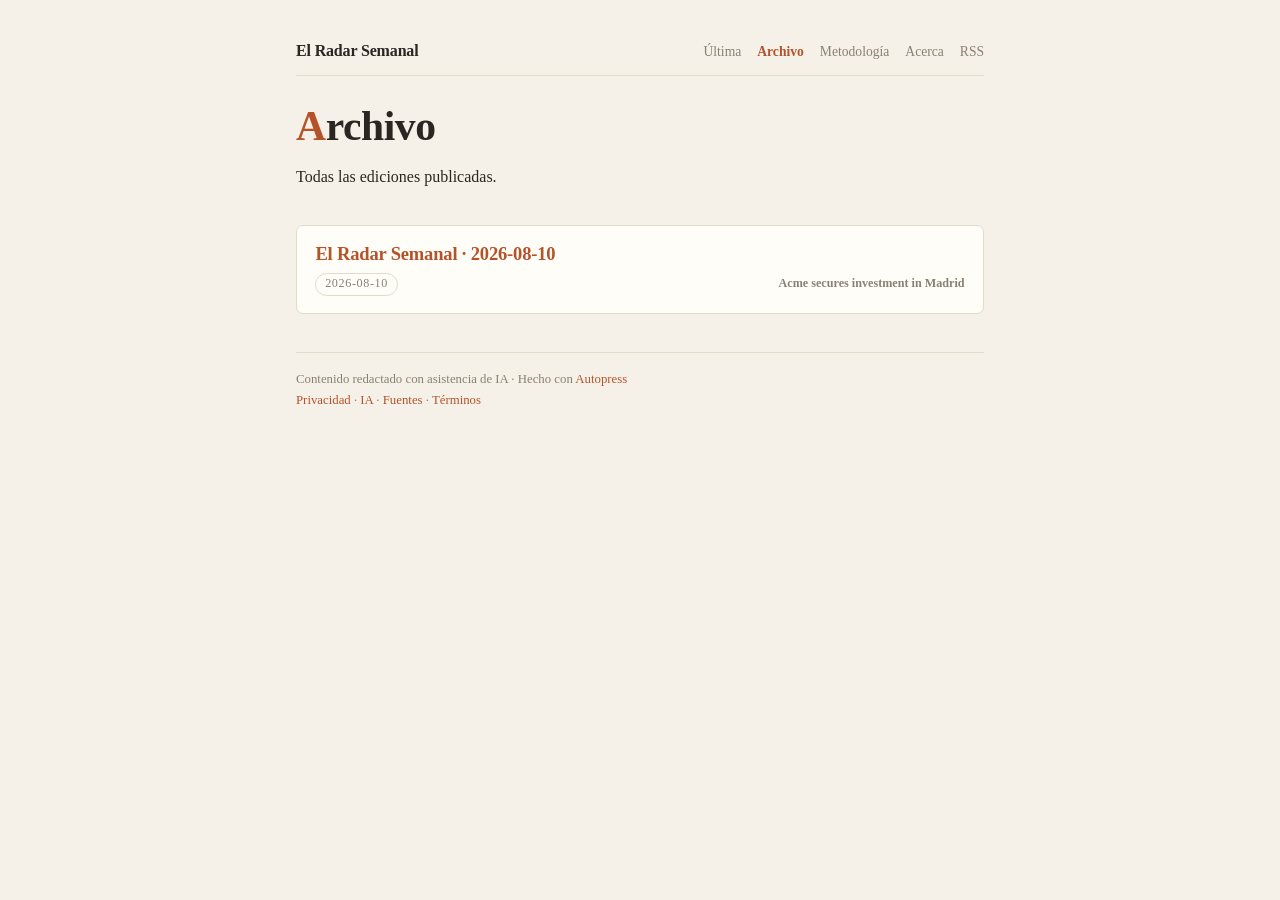
<file: starter/site/archive.html>
<!doctype html>
<html lang="es" data-style="editorial" data-palette="warm" data-theme="light">
<head>
<meta charset="utf-8">
<meta name="viewport" content="width=device-width, initial-scale=1">
<meta name="robots" content="noindex, nofollow">
<title>Archivo · El Radar Semanal</title>
<meta name="description" content="Todas las ediciones.">
<link rel="canonical" href="https://tudominio.example/archive.html">
<link rel="alternate" type="application/rss+xml" href="/rss.xml">
<meta property="og:title" content="Archivo · El Radar Semanal">
<meta property="og:description" content="Todas las ediciones.">
<meta property="og:type" content="website">
<meta property="og:url" content="https://tudominio.example/archive.html">
<meta property="og:site_name" content="El Radar Semanal">
<meta property="og:locale" content="es">
<meta name="twitter:card" content="summary">
<meta name="twitter:title" content="Archivo · El Radar Semanal">
<meta name="twitter:description" content="Todas las ediciones.">
<style>
/* Autopress · sistema de themes
   Dos ejes independientes: ESTILO (estructura + tipografía) y PALETA (color).
   data-style / data-palette / data-theme(light|dark) en el elemento raíz.
   6 estilos × 5 paletas = 30 combinaciones. System fonts self-hosted: cero
   peticiones a terceros. */

/* ===== Tokens base ===== */
:root{
  --maxw:720px; --space:1rem; --radius:10px;
  --font-head:Georgia,'Times New Roman',serif; --font-body:Georgia,serif;
  --head-weight:700; --head-tracking:0; --title-size:2.3rem; --lede:1.06rem;
  --card-radius:var(--radius); --card-border-w:1px; --upper:none;
  --bg:#fff; --fg:#141414; --muted:#6b6b6b; --accent:#c0271e; --accent2:#f0663e;
  --border:#e6e6e6; --card:#fafafa;
}
*{box-sizing:border-box}
body{margin:0;background:var(--bg);color:var(--fg);font-family:var(--font-body);
  line-height:1.62;-webkit-font-smoothing:antialiased;text-rendering:optimizeLegibility}
.wrap{max-width:var(--maxw);margin:0 auto;padding:calc(var(--space)*2.4) var(--space)}
a{color:var(--accent);text-decoration:none} a:hover{text-decoration:underline}
a:focus-visible,button:focus-visible,input:focus-visible{outline:2px solid var(--accent);outline-offset:2px}

/* kicker/overline en color de acento — inyecta color y jerarquía */
.kicker{font-family:var(--font-body);font-size:.72rem;font-weight:700;letter-spacing:.11em;
  text-transform:uppercase;color:var(--accent);margin:0 0 .35rem}

.masthead{position:relative;display:flex;justify-content:space-between;align-items:baseline;
  gap:1rem;flex-wrap:wrap;padding-bottom:.7rem;margin-bottom:1.7rem;border-bottom:1px solid var(--border)}
.masthead::after{content:"";position:absolute;left:0;bottom:-1px;height:2px;width:min(120px,40%);
  background:linear-gradient(90deg,var(--accent),var(--accent2))}
.masthead h1{font-family:var(--font-head);font-weight:var(--head-weight);
  letter-spacing:var(--head-tracking);text-transform:var(--upper);font-size:1.25rem;margin:0}
.masthead .date{color:var(--muted);font-size:.85rem}
.stub{display:inline-block;font-size:.66rem;border:1px solid var(--accent);color:var(--accent);
  border-radius:999px;padding:.05rem .5rem;text-transform:uppercase;letter-spacing:.06em;vertical-align:middle}

.cover{margin:1.7rem 0 2.2rem}
.cover h2{font-family:var(--font-head);font-weight:var(--head-weight);letter-spacing:var(--head-tracking);
  text-transform:var(--upper);font-size:var(--title-size);line-height:1.07;margin:.15rem 0 .55rem;color:var(--accent)}
.cover .deck{font-size:var(--lede);margin:0;color:var(--muted)}

.stories{display:grid;gap:1rem}
.card{background:var(--card);border:var(--card-border-w) solid var(--border);
  border-radius:var(--card-radius);padding:1.05rem 1.15rem;transition:border-color .15s,transform .15s,box-shadow .15s}
.card:hover{border-color:var(--accent)}
.card h3{font-family:var(--font-head);font-weight:var(--head-weight);letter-spacing:var(--head-tracking);
  text-transform:var(--upper);margin:0 0 .45rem;font-size:1.16rem;line-height:1.2;transition:color .15s}
.card:hover h3{color:var(--accent)}
.card p{margin:0 0 .7rem;color:var(--fg)}
.meta{display:flex;gap:.5rem;flex-wrap:wrap;align-items:center;font-size:.76rem;color:var(--muted)}
.tag{border:1px solid var(--border);border-radius:999px;padding:.05rem .55rem;text-transform:uppercase;letter-spacing:.05em}
.src{margin-left:auto;font-weight:600}
.cites{font-size:.7em;font-weight:700;white-space:nowrap;margin-left:.15em}
.cites a{color:var(--accent);text-decoration:none;padding:0 .04em}
.cites a:hover{text-decoration:underline}

/* señales de curación + E-E-A-T (Lote F) */
.byline{margin:.15rem 0 0;font-size:.78rem;color:var(--muted)}
.badge{border:1px solid var(--accent);border-radius:999px;padding:.05rem .55rem;
  color:var(--accent);font-weight:600}
.tldr{margin:1.4rem 0;padding:1rem 1.2rem;background:var(--card);border:1px solid var(--border);
  border-radius:var(--card-radius)}
.tldr-h{font-size:.72rem;font-weight:700;letter-spacing:.11em;text-transform:uppercase;
  color:var(--accent);margin:0 0 .5rem}
.tldr ul{margin:0;padding-left:1.1rem} .tldr li{margin:.2rem 0;color:var(--fg)}
.page{max-width:42rem} .page h1{color:var(--accent)} .page p{color:var(--fg);line-height:1.6}
.page .sources{padding-left:1.1rem} .page .sources li{margin:.35rem 0}
.edition-nav{display:flex;justify-content:space-between;gap:1rem;margin:2.2rem 0 0;
  padding-top:1rem;border-top:1px solid var(--border);font-weight:600}

/* caja de suscripción — con degradado sutil + botón en degradado */
.nl{position:relative;overflow:hidden;margin:2.2rem 0 1rem;padding:1.5rem 1.4rem;
  border-radius:calc(var(--card-radius) + 4px);background:var(--card);border:1px solid var(--border)}
.nl::before{content:"";position:absolute;inset:0;
  background:linear-gradient(135deg,var(--accent),var(--accent2));opacity:.09;pointer-events:none}
.nl > *{position:relative}
.nl-eyebrow{font-size:.72rem;font-weight:700;letter-spacing:.11em;text-transform:uppercase;color:var(--accent);margin:0 0 .3rem}
.nl-title{font-family:var(--font-head);font-weight:var(--head-weight);margin:0 0 .85rem;font-size:1.3rem;line-height:1.15}
.nl-form{display:flex;gap:.5rem;flex-wrap:wrap}
.nl-hp{position:absolute;left:-9999px;width:1px;height:1px;opacity:0;pointer-events:none}
.nl-input{flex:1;min-width:12rem;padding:.62rem .85rem;border-radius:9px;border:1px solid var(--border);
  background:var(--bg);color:var(--fg);font:inherit}
.nl-btn{padding:.62rem 1.2rem;border-radius:9px;border:0;font:inherit;font-weight:700;cursor:pointer;
  color:#fff;background:linear-gradient(135deg,var(--accent),var(--accent2));box-shadow:0 6px 18px -8px var(--accent)}
.nl-btn:hover{filter:brightness(1.07)}
.nl-note{margin:.65rem 0 0;font-size:.75rem;color:var(--muted)}

footer.site{margin-top:2.4rem;border-top:1px solid var(--border);padding-top:1rem;color:var(--muted);font-size:.8rem}
.topbar{display:flex;gap:1rem;align-items:baseline;justify-content:space-between;
  padding-bottom:.7rem;margin-bottom:.2rem;border-bottom:1px solid var(--border);flex-wrap:wrap}
.topbar .brand{font-family:var(--font-head);font-weight:var(--head-weight);
  letter-spacing:var(--head-tracking);text-transform:var(--upper);font-size:1rem;color:var(--fg)}
.topbar nav{display:flex;gap:1rem;font-size:.85rem}
.topbar nav a{color:var(--muted)} .topbar nav a[aria-current]{color:var(--accent);font-weight:700}

/* ===== ESTILOS ===== */
[data-style="editorial"]{
  --font-head:'Iowan Old Style','Palatino Linotype',Palatino,Georgia,serif;
  --font-body:'Iowan Old Style',Georgia,serif;
  --title-size:2.6rem; --head-tracking:-.01em; --card-radius:7px; --lede:1.14rem;
}
[data-style="editorial"] .cover h2{color:var(--fg)}  /* clásico: portada en tinta */
[data-style="editorial"] .cover h2::first-letter{color:var(--accent)}

[data-style="modern"]{
  --font-head:'Helvetica Neue',Helvetica,Arimo,system-ui,Arial,sans-serif;
  --font-body:system-ui,-apple-system,'Segoe UI',Roboto,sans-serif;
  --title-size:3.1rem; --head-weight:800; --head-tracking:-.035em; --lede:1.15rem;
  --card-border-w:0; --card-radius:0;
}
[data-style="modern"] .masthead::after{width:100%;height:3px}
[data-style="modern"] .cover h2{line-height:1.0}
[data-style="modern"] .card{background:transparent;border:0;border-top:2px solid var(--border);padding:1.15rem 0}
[data-style="modern"] .card:hover{border-color:var(--accent)}
[data-style="modern"] .card h3{font-size:1.4rem}

[data-style="technical"]{
  --font-head:ui-monospace,'SF Mono','Cascadia Code',Menlo,Consolas,monospace;
  --font-body:ui-monospace,Menlo,Consolas,monospace;
  --title-size:1.9rem; --head-weight:600; --head-tracking:-.02em; --lede:.98rem;
  --radius:4px; --card-radius:4px; --maxw:770px;
}
[data-style="technical"] body{line-height:1.55}
[data-style="technical"] .masthead h1,[data-style="technical"] .tag,[data-style="technical"] .src,
[data-style="technical"] .kicker{text-transform:uppercase}
[data-style="technical"] .kicker::before{content:"// "}
[data-style="technical"] .card{border-left:3px solid var(--accent)}
[data-style="technical"] .cover h2::before{content:"▚ ";color:var(--accent);opacity:.7}

[data-style="magazine"]{
  --font-head:'Hoefler Text',Didot,'Bodoni MT',Garamond,Georgia,serif;
  --font-body:Georgia,'Times New Roman',serif;
  --title-size:3.4rem; --head-weight:600; --head-tracking:-.012em; --lede:1.22rem;
  --maxw:760px; --card-border-w:0; --card-radius:0;
}
[data-style="magazine"] .cover h2{line-height:1.0}
[data-style="magazine"] .cover .deck{font-style:italic}
[data-style="magazine"] .card{background:transparent;border:0;border-top:1px solid var(--fg);padding:1.25rem 0 .5rem}
[data-style="magazine"] .card h3{font-size:1.55rem;font-weight:600}

[data-style="minimal"]{
  --font-head:system-ui,-apple-system,'Segoe UI',sans-serif;
  --font-body:system-ui,-apple-system,'Segoe UI',sans-serif;
  --title-size:1.95rem; --head-weight:600; --head-tracking:-.01em; --lede:1rem; --maxw:600px;
  --card-border-w:0; --card-radius:0;
}
[data-style="minimal"] .masthead::after{display:none}
[data-style="minimal"] .masthead h1{font-weight:600;font-size:1rem}
[data-style="minimal"] .cover h2{color:var(--fg)}
[data-style="minimal"] .stories{gap:0}
[data-style="minimal"] .card{background:transparent;border:0;border-bottom:1px solid var(--border);padding:1.4rem 0}
[data-style="minimal"] .card:hover{border-color:var(--border)}
[data-style="minimal"] .card h3{font-size:1.05rem;font-weight:600}

[data-style="newsprint"]{
  --font-head:Georgia,'Times New Roman',Times,serif; --font-body:Georgia,'Times New Roman',Times,serif;
  --title-size:2.2rem; --head-weight:800; --head-tracking:-.01em; --lede:1rem; --maxw:880px;
  --card-radius:0; --card-border-w:1px;
}
[data-style="newsprint"] body{line-height:1.5}
[data-style="newsprint"] .masthead h1{text-transform:uppercase;letter-spacing:.02em}
[data-style="newsprint"] .cover h2{color:var(--fg)}
[data-style="newsprint"] .stories{grid-template-columns:1fr 1fr;gap:0 1.5rem}
[data-style="newsprint"] .card{border:0;border-top:1px solid var(--fg);padding:.9rem 0;background:transparent}
[data-style="newsprint"] .card:hover{border-color:var(--fg)}
[data-style="newsprint"] .card h3{font-size:1.05rem} [data-style="newsprint"] .card p{font-size:.92rem}
@media(max-width:600px){[data-style="newsprint"] .stories{grid-template-columns:1fr}}

/* ===== PALETAS (claro) — cada una con --accent2 para los degradados ===== */
[data-palette="ink"]{--bg:#fff;--fg:#141414;--muted:#6b6b6b;--accent:#c0271e;--accent2:#f0663e;--border:#e6e6e6;--card:#fafafa}
[data-palette="warm"]{--bg:#f5f1e8;--fg:#2a2622;--muted:#8a8072;--accent:#b4532a;--accent2:#d98b3f;--border:#e3dbca;--card:#fffdf8}
[data-palette="cool"]{--bg:#f4f6f9;--fg:#1a2230;--muted:#5c6b7f;--accent:#2563b8;--accent2:#38bdf8;--border:#dde3ea;--card:#fbfcfd}
[data-palette="forest"]{--bg:#f1f4ee;--fg:#1f2a22;--muted:#5e6d5e;--accent:#2f6b3f;--accent2:#7cc06a;--border:#dde3d6;--card:#fbfcf8}
[data-palette="signal"]{--bg:#faf9fb;--fg:#101014;--muted:#6a6a75;--accent:#e5004c;--accent2:#ff6a2b;--border:#ececef;--card:#fff}

/* ===== PALETAS (oscuro · por toggle) ===== */
[data-theme="dark"][data-palette="ink"]{--bg:#0c0c0d;--fg:#ededed;--muted:#9a9a9a;--accent:#ff5a4d;--accent2:#ff9166;--border:#232325;--card:#161617}
[data-theme="dark"][data-palette="warm"]{--bg:#1e1b17;--fg:#ece6da;--muted:#a99f8d;--accent:#e0824f;--accent2:#f0b072;--border:#332d24;--card:#262119}
[data-theme="dark"][data-palette="cool"]{--bg:#0d1117;--fg:#e6edf3;--muted:#8b98a8;--accent:#5b9bff;--accent2:#7ad0ff;--border:#232a33;--card:#141a22}
[data-theme="dark"][data-palette="forest"]{--bg:#0f1512;--fg:#e7efe6;--muted:#8ba08b;--accent:#4fae6a;--accent2:#8ed88a;--border:#222b24;--card:#151d17}
[data-theme="dark"][data-palette="signal"]{--bg:#08080a;--fg:#f0f0f2;--muted:#8a8a95;--accent:#ff3d81;--accent2:#ff8a3d;--border:#1c1c22;--card:#131317}

/* Signal: portada con degradado (su firma) — solo la portada, no las cards (legibilidad) */
[data-palette="signal"] .cover h2{
  background:linear-gradient(115deg,var(--accent),var(--accent2));
  -webkit-background-clip:text;background-clip:text;color:transparent}

@media(max-width:600px){ .wrap{padding:1.4rem 1rem} .cover h2{font-size:calc(var(--title-size)*.78)} }

</style>
</head>
<body>
<div class="wrap">
  <header class="topbar">
    <a class="brand" href="/">El Radar Semanal</a>
    <nav><a href="/">Última</a><a href="/archive.html" aria-current="page">Archivo</a><a href="/methodology.html">Metodología</a><a href="/about.html">Acerca</a><a href="/rss.xml">RSS</a></nav>
  </header>
  <section class="cover">
    <h2>Archivo</h2>
    <p>Todas las ediciones publicadas.</p>
  </section>
  <div class="stories">
    <article class="card">
  <h3><a href="/magazines/2026-08-10-edicion.html">El Radar Semanal · 2026-08-10</a></h3>
  <div class="meta"><span class="tag">2026-08-10</span><span class="src">Acme secures investment in Madrid</span></div>
</article>
  </div>
  <footer class="site">
    Contenido redactado con asistencia de IA · Hecho con <a href="https://evaristobabe.com/resources/autopress" rel="noopener">Autopress</a>
    <nav class="legal"><a href="/legal/privacidad.html">Privacidad</a> · <a href="/legal/ia.html">IA</a> · <a href="/legal/fuentes.html">Fuentes</a> · <a href="/legal/terminos.html">Términos</a></nav>
  </footer>
</div>
</body>
</html>
</file>
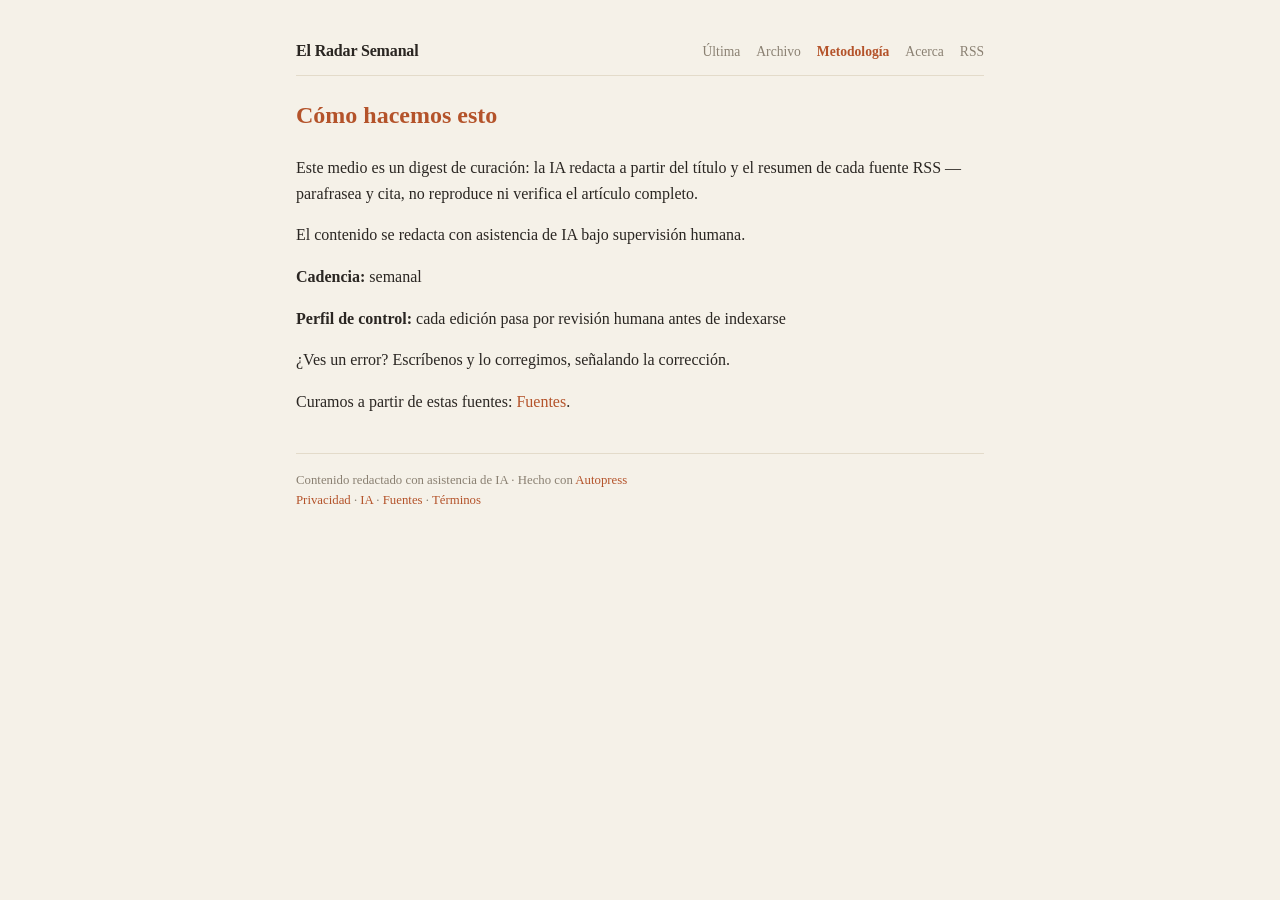
<file: starter/site/methodology.html>
<!doctype html>
<html lang="es" data-style="editorial" data-palette="warm" data-theme="light">
<head>
<meta charset="utf-8">
<meta name="viewport" content="width=device-width, initial-scale=1">
<meta name="robots" content="noindex, nofollow">
<title>Cómo hacemos esto · El Radar Semanal</title>
<meta name="description" content="Este medio es un digest de curación: la IA redacta a partir del título y el resumen de cada fuente RSS —parafrasea y cita, no reproduce ni verifica el artí">
<link rel="canonical" href="https://tudominio.example/methodology.html">
<link rel="alternate" type="application/rss+xml" href="/rss.xml">
<meta property="og:title" content="Cómo hacemos esto · El Radar Semanal">
<meta property="og:description" content="Este medio es un digest de curación: la IA redacta a partir del título y el resumen de cada fuente RSS —parafrasea y cita, no reproduce ni verifica el artí">
<meta property="og:type" content="website">
<meta property="og:url" content="https://tudominio.example/methodology.html">
<meta property="og:site_name" content="El Radar Semanal">
<meta property="og:locale" content="es">
<meta name="twitter:card" content="summary">
<meta name="twitter:title" content="Cómo hacemos esto · El Radar Semanal">
<meta name="twitter:description" content="Este medio es un digest de curación: la IA redacta a partir del título y el resumen de cada fuente RSS —parafrasea y cita, no reproduce ni verifica el artí">
<style>
/* Autopress · sistema de themes
   Dos ejes independientes: ESTILO (estructura + tipografía) y PALETA (color).
   data-style / data-palette / data-theme(light|dark) en el elemento raíz.
   6 estilos × 5 paletas = 30 combinaciones. System fonts self-hosted: cero
   peticiones a terceros. */

/* ===== Tokens base ===== */
:root{
  --maxw:720px; --space:1rem; --radius:10px;
  --font-head:Georgia,'Times New Roman',serif; --font-body:Georgia,serif;
  --head-weight:700; --head-tracking:0; --title-size:2.3rem; --lede:1.06rem;
  --card-radius:var(--radius); --card-border-w:1px; --upper:none;
  --bg:#fff; --fg:#141414; --muted:#6b6b6b; --accent:#c0271e; --accent2:#f0663e;
  --border:#e6e6e6; --card:#fafafa;
}
*{box-sizing:border-box}
body{margin:0;background:var(--bg);color:var(--fg);font-family:var(--font-body);
  line-height:1.62;-webkit-font-smoothing:antialiased;text-rendering:optimizeLegibility}
.wrap{max-width:var(--maxw);margin:0 auto;padding:calc(var(--space)*2.4) var(--space)}
a{color:var(--accent);text-decoration:none} a:hover{text-decoration:underline}
a:focus-visible,button:focus-visible,input:focus-visible{outline:2px solid var(--accent);outline-offset:2px}

/* kicker/overline en color de acento — inyecta color y jerarquía */
.kicker{font-family:var(--font-body);font-size:.72rem;font-weight:700;letter-spacing:.11em;
  text-transform:uppercase;color:var(--accent);margin:0 0 .35rem}

.masthead{position:relative;display:flex;justify-content:space-between;align-items:baseline;
  gap:1rem;flex-wrap:wrap;padding-bottom:.7rem;margin-bottom:1.7rem;border-bottom:1px solid var(--border)}
.masthead::after{content:"";position:absolute;left:0;bottom:-1px;height:2px;width:min(120px,40%);
  background:linear-gradient(90deg,var(--accent),var(--accent2))}
.masthead h1{font-family:var(--font-head);font-weight:var(--head-weight);
  letter-spacing:var(--head-tracking);text-transform:var(--upper);font-size:1.25rem;margin:0}
.masthead .date{color:var(--muted);font-size:.85rem}
.stub{display:inline-block;font-size:.66rem;border:1px solid var(--accent);color:var(--accent);
  border-radius:999px;padding:.05rem .5rem;text-transform:uppercase;letter-spacing:.06em;vertical-align:middle}

.cover{margin:1.7rem 0 2.2rem}
.cover h2{font-family:var(--font-head);font-weight:var(--head-weight);letter-spacing:var(--head-tracking);
  text-transform:var(--upper);font-size:var(--title-size);line-height:1.07;margin:.15rem 0 .55rem;color:var(--accent)}
.cover .deck{font-size:var(--lede);margin:0;color:var(--muted)}

.stories{display:grid;gap:1rem}
.card{background:var(--card);border:var(--card-border-w) solid var(--border);
  border-radius:var(--card-radius);padding:1.05rem 1.15rem;transition:border-color .15s,transform .15s,box-shadow .15s}
.card:hover{border-color:var(--accent)}
.card h3{font-family:var(--font-head);font-weight:var(--head-weight);letter-spacing:var(--head-tracking);
  text-transform:var(--upper);margin:0 0 .45rem;font-size:1.16rem;line-height:1.2;transition:color .15s}
.card:hover h3{color:var(--accent)}
.card p{margin:0 0 .7rem;color:var(--fg)}
.meta{display:flex;gap:.5rem;flex-wrap:wrap;align-items:center;font-size:.76rem;color:var(--muted)}
.tag{border:1px solid var(--border);border-radius:999px;padding:.05rem .55rem;text-transform:uppercase;letter-spacing:.05em}
.src{margin-left:auto;font-weight:600}
.cites{font-size:.7em;font-weight:700;white-space:nowrap;margin-left:.15em}
.cites a{color:var(--accent);text-decoration:none;padding:0 .04em}
.cites a:hover{text-decoration:underline}

/* señales de curación + E-E-A-T (Lote F) */
.byline{margin:.15rem 0 0;font-size:.78rem;color:var(--muted)}
.badge{border:1px solid var(--accent);border-radius:999px;padding:.05rem .55rem;
  color:var(--accent);font-weight:600}
.tldr{margin:1.4rem 0;padding:1rem 1.2rem;background:var(--card);border:1px solid var(--border);
  border-radius:var(--card-radius)}
.tldr-h{font-size:.72rem;font-weight:700;letter-spacing:.11em;text-transform:uppercase;
  color:var(--accent);margin:0 0 .5rem}
.tldr ul{margin:0;padding-left:1.1rem} .tldr li{margin:.2rem 0;color:var(--fg)}
.page{max-width:42rem} .page h1{color:var(--accent)} .page p{color:var(--fg);line-height:1.6}
.page .sources{padding-left:1.1rem} .page .sources li{margin:.35rem 0}
.edition-nav{display:flex;justify-content:space-between;gap:1rem;margin:2.2rem 0 0;
  padding-top:1rem;border-top:1px solid var(--border);font-weight:600}

/* caja de suscripción — con degradado sutil + botón en degradado */
.nl{position:relative;overflow:hidden;margin:2.2rem 0 1rem;padding:1.5rem 1.4rem;
  border-radius:calc(var(--card-radius) + 4px);background:var(--card);border:1px solid var(--border)}
.nl::before{content:"";position:absolute;inset:0;
  background:linear-gradient(135deg,var(--accent),var(--accent2));opacity:.09;pointer-events:none}
.nl > *{position:relative}
.nl-eyebrow{font-size:.72rem;font-weight:700;letter-spacing:.11em;text-transform:uppercase;color:var(--accent);margin:0 0 .3rem}
.nl-title{font-family:var(--font-head);font-weight:var(--head-weight);margin:0 0 .85rem;font-size:1.3rem;line-height:1.15}
.nl-form{display:flex;gap:.5rem;flex-wrap:wrap}
.nl-hp{position:absolute;left:-9999px;width:1px;height:1px;opacity:0;pointer-events:none}
.nl-input{flex:1;min-width:12rem;padding:.62rem .85rem;border-radius:9px;border:1px solid var(--border);
  background:var(--bg);color:var(--fg);font:inherit}
.nl-btn{padding:.62rem 1.2rem;border-radius:9px;border:0;font:inherit;font-weight:700;cursor:pointer;
  color:#fff;background:linear-gradient(135deg,var(--accent),var(--accent2));box-shadow:0 6px 18px -8px var(--accent)}
.nl-btn:hover{filter:brightness(1.07)}
.nl-note{margin:.65rem 0 0;font-size:.75rem;color:var(--muted)}

footer.site{margin-top:2.4rem;border-top:1px solid var(--border);padding-top:1rem;color:var(--muted);font-size:.8rem}
.topbar{display:flex;gap:1rem;align-items:baseline;justify-content:space-between;
  padding-bottom:.7rem;margin-bottom:.2rem;border-bottom:1px solid var(--border);flex-wrap:wrap}
.topbar .brand{font-family:var(--font-head);font-weight:var(--head-weight);
  letter-spacing:var(--head-tracking);text-transform:var(--upper);font-size:1rem;color:var(--fg)}
.topbar nav{display:flex;gap:1rem;font-size:.85rem}
.topbar nav a{color:var(--muted)} .topbar nav a[aria-current]{color:var(--accent);font-weight:700}

/* ===== ESTILOS ===== */
[data-style="editorial"]{
  --font-head:'Iowan Old Style','Palatino Linotype',Palatino,Georgia,serif;
  --font-body:'Iowan Old Style',Georgia,serif;
  --title-size:2.6rem; --head-tracking:-.01em; --card-radius:7px; --lede:1.14rem;
}
[data-style="editorial"] .cover h2{color:var(--fg)}  /* clásico: portada en tinta */
[data-style="editorial"] .cover h2::first-letter{color:var(--accent)}

[data-style="modern"]{
  --font-head:'Helvetica Neue',Helvetica,Arimo,system-ui,Arial,sans-serif;
  --font-body:system-ui,-apple-system,'Segoe UI',Roboto,sans-serif;
  --title-size:3.1rem; --head-weight:800; --head-tracking:-.035em; --lede:1.15rem;
  --card-border-w:0; --card-radius:0;
}
[data-style="modern"] .masthead::after{width:100%;height:3px}
[data-style="modern"] .cover h2{line-height:1.0}
[data-style="modern"] .card{background:transparent;border:0;border-top:2px solid var(--border);padding:1.15rem 0}
[data-style="modern"] .card:hover{border-color:var(--accent)}
[data-style="modern"] .card h3{font-size:1.4rem}

[data-style="technical"]{
  --font-head:ui-monospace,'SF Mono','Cascadia Code',Menlo,Consolas,monospace;
  --font-body:ui-monospace,Menlo,Consolas,monospace;
  --title-size:1.9rem; --head-weight:600; --head-tracking:-.02em; --lede:.98rem;
  --radius:4px; --card-radius:4px; --maxw:770px;
}
[data-style="technical"] body{line-height:1.55}
[data-style="technical"] .masthead h1,[data-style="technical"] .tag,[data-style="technical"] .src,
[data-style="technical"] .kicker{text-transform:uppercase}
[data-style="technical"] .kicker::before{content:"// "}
[data-style="technical"] .card{border-left:3px solid var(--accent)}
[data-style="technical"] .cover h2::before{content:"▚ ";color:var(--accent);opacity:.7}

[data-style="magazine"]{
  --font-head:'Hoefler Text',Didot,'Bodoni MT',Garamond,Georgia,serif;
  --font-body:Georgia,'Times New Roman',serif;
  --title-size:3.4rem; --head-weight:600; --head-tracking:-.012em; --lede:1.22rem;
  --maxw:760px; --card-border-w:0; --card-radius:0;
}
[data-style="magazine"] .cover h2{line-height:1.0}
[data-style="magazine"] .cover .deck{font-style:italic}
[data-style="magazine"] .card{background:transparent;border:0;border-top:1px solid var(--fg);padding:1.25rem 0 .5rem}
[data-style="magazine"] .card h3{font-size:1.55rem;font-weight:600}

[data-style="minimal"]{
  --font-head:system-ui,-apple-system,'Segoe UI',sans-serif;
  --font-body:system-ui,-apple-system,'Segoe UI',sans-serif;
  --title-size:1.95rem; --head-weight:600; --head-tracking:-.01em; --lede:1rem; --maxw:600px;
  --card-border-w:0; --card-radius:0;
}
[data-style="minimal"] .masthead::after{display:none}
[data-style="minimal"] .masthead h1{font-weight:600;font-size:1rem}
[data-style="minimal"] .cover h2{color:var(--fg)}
[data-style="minimal"] .stories{gap:0}
[data-style="minimal"] .card{background:transparent;border:0;border-bottom:1px solid var(--border);padding:1.4rem 0}
[data-style="minimal"] .card:hover{border-color:var(--border)}
[data-style="minimal"] .card h3{font-size:1.05rem;font-weight:600}

[data-style="newsprint"]{
  --font-head:Georgia,'Times New Roman',Times,serif; --font-body:Georgia,'Times New Roman',Times,serif;
  --title-size:2.2rem; --head-weight:800; --head-tracking:-.01em; --lede:1rem; --maxw:880px;
  --card-radius:0; --card-border-w:1px;
}
[data-style="newsprint"] body{line-height:1.5}
[data-style="newsprint"] .masthead h1{text-transform:uppercase;letter-spacing:.02em}
[data-style="newsprint"] .cover h2{color:var(--fg)}
[data-style="newsprint"] .stories{grid-template-columns:1fr 1fr;gap:0 1.5rem}
[data-style="newsprint"] .card{border:0;border-top:1px solid var(--fg);padding:.9rem 0;background:transparent}
[data-style="newsprint"] .card:hover{border-color:var(--fg)}
[data-style="newsprint"] .card h3{font-size:1.05rem} [data-style="newsprint"] .card p{font-size:.92rem}
@media(max-width:600px){[data-style="newsprint"] .stories{grid-template-columns:1fr}}

/* ===== PALETAS (claro) — cada una con --accent2 para los degradados ===== */
[data-palette="ink"]{--bg:#fff;--fg:#141414;--muted:#6b6b6b;--accent:#c0271e;--accent2:#f0663e;--border:#e6e6e6;--card:#fafafa}
[data-palette="warm"]{--bg:#f5f1e8;--fg:#2a2622;--muted:#8a8072;--accent:#b4532a;--accent2:#d98b3f;--border:#e3dbca;--card:#fffdf8}
[data-palette="cool"]{--bg:#f4f6f9;--fg:#1a2230;--muted:#5c6b7f;--accent:#2563b8;--accent2:#38bdf8;--border:#dde3ea;--card:#fbfcfd}
[data-palette="forest"]{--bg:#f1f4ee;--fg:#1f2a22;--muted:#5e6d5e;--accent:#2f6b3f;--accent2:#7cc06a;--border:#dde3d6;--card:#fbfcf8}
[data-palette="signal"]{--bg:#faf9fb;--fg:#101014;--muted:#6a6a75;--accent:#e5004c;--accent2:#ff6a2b;--border:#ececef;--card:#fff}

/* ===== PALETAS (oscuro · por toggle) ===== */
[data-theme="dark"][data-palette="ink"]{--bg:#0c0c0d;--fg:#ededed;--muted:#9a9a9a;--accent:#ff5a4d;--accent2:#ff9166;--border:#232325;--card:#161617}
[data-theme="dark"][data-palette="warm"]{--bg:#1e1b17;--fg:#ece6da;--muted:#a99f8d;--accent:#e0824f;--accent2:#f0b072;--border:#332d24;--card:#262119}
[data-theme="dark"][data-palette="cool"]{--bg:#0d1117;--fg:#e6edf3;--muted:#8b98a8;--accent:#5b9bff;--accent2:#7ad0ff;--border:#232a33;--card:#141a22}
[data-theme="dark"][data-palette="forest"]{--bg:#0f1512;--fg:#e7efe6;--muted:#8ba08b;--accent:#4fae6a;--accent2:#8ed88a;--border:#222b24;--card:#151d17}
[data-theme="dark"][data-palette="signal"]{--bg:#08080a;--fg:#f0f0f2;--muted:#8a8a95;--accent:#ff3d81;--accent2:#ff8a3d;--border:#1c1c22;--card:#131317}

/* Signal: portada con degradado (su firma) — solo la portada, no las cards (legibilidad) */
[data-palette="signal"] .cover h2{
  background:linear-gradient(115deg,var(--accent),var(--accent2));
  -webkit-background-clip:text;background-clip:text;color:transparent}

@media(max-width:600px){ .wrap{padding:1.4rem 1rem} .cover h2{font-size:calc(var(--title-size)*.78)} }

</style>
</head>
<body>
<div class="wrap">
  <header class="topbar">
    <a class="brand" href="/">El Radar Semanal</a>
    <nav><a href="/">Última</a><a href="/archive.html">Archivo</a><a href="/methodology.html" aria-current="page">Metodología</a><a href="/about.html">Acerca</a><a href="/rss.xml">RSS</a></nav>
  </header>
  <section class="page">
    <h1>Cómo hacemos esto</h1>
    <p>Este medio es un digest de curación: la IA redacta a partir del título y el resumen de cada fuente RSS —parafrasea y cita, no reproduce ni verifica el artículo completo.</p>
    <p>El contenido se redacta con asistencia de IA bajo supervisión humana.</p>
    <p><strong>Cadencia:</strong> semanal</p>
    <p><strong>Perfil de control:</strong> cada edición pasa por revisión humana antes de indexarse</p>
    <p>¿Ves un error? Escríbenos y lo corregimos, señalando la corrección.</p>
    <p>Curamos a partir de estas fuentes: <a href="/sources.html">Fuentes</a>.</p>
  </section>

  <footer class="site">
    Contenido redactado con asistencia de IA · Hecho con <a href="https://evaristobabe.com/resources/autopress" rel="noopener">Autopress</a>
    <nav class="legal"><a href="/legal/privacidad.html">Privacidad</a> · <a href="/legal/ia.html">IA</a> · <a href="/legal/fuentes.html">Fuentes</a> · <a href="/legal/terminos.html">Términos</a></nav>
  </footer>
</div>
</body>
</html>
</file>
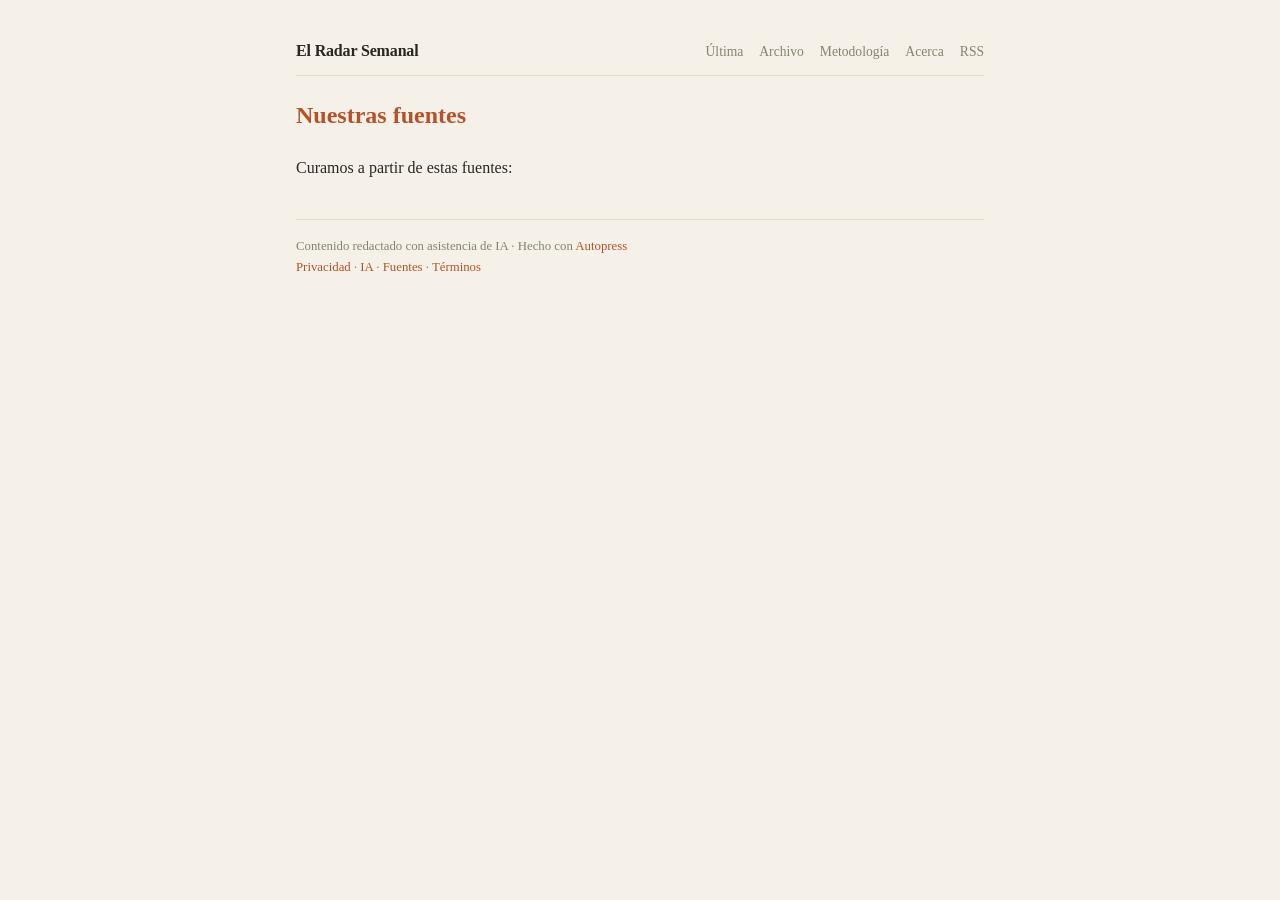
<file: starter/site/sources.html>
<!doctype html>
<html lang="es" data-style="editorial" data-palette="warm" data-theme="light">
<head>
<meta charset="utf-8">
<meta name="viewport" content="width=device-width, initial-scale=1">
<meta name="robots" content="noindex, nofollow">
<title>Nuestras fuentes · El Radar Semanal</title>
<meta name="description" content="Curamos a partir de estas fuentes:">
<link rel="canonical" href="https://tudominio.example/sources.html">
<link rel="alternate" type="application/rss+xml" href="/rss.xml">
<meta property="og:title" content="Nuestras fuentes · El Radar Semanal">
<meta property="og:description" content="Curamos a partir de estas fuentes:">
<meta property="og:type" content="website">
<meta property="og:url" content="https://tudominio.example/sources.html">
<meta property="og:site_name" content="El Radar Semanal">
<meta property="og:locale" content="es">
<meta name="twitter:card" content="summary">
<meta name="twitter:title" content="Nuestras fuentes · El Radar Semanal">
<meta name="twitter:description" content="Curamos a partir de estas fuentes:">
<style>
/* Autopress · sistema de themes
   Dos ejes independientes: ESTILO (estructura + tipografía) y PALETA (color).
   data-style / data-palette / data-theme(light|dark) en el elemento raíz.
   6 estilos × 5 paletas = 30 combinaciones. System fonts self-hosted: cero
   peticiones a terceros. */

/* ===== Tokens base ===== */
:root{
  --maxw:720px; --space:1rem; --radius:10px;
  --font-head:Georgia,'Times New Roman',serif; --font-body:Georgia,serif;
  --head-weight:700; --head-tracking:0; --title-size:2.3rem; --lede:1.06rem;
  --card-radius:var(--radius); --card-border-w:1px; --upper:none;
  --bg:#fff; --fg:#141414; --muted:#6b6b6b; --accent:#c0271e; --accent2:#f0663e;
  --border:#e6e6e6; --card:#fafafa;
}
*{box-sizing:border-box}
body{margin:0;background:var(--bg);color:var(--fg);font-family:var(--font-body);
  line-height:1.62;-webkit-font-smoothing:antialiased;text-rendering:optimizeLegibility}
.wrap{max-width:var(--maxw);margin:0 auto;padding:calc(var(--space)*2.4) var(--space)}
a{color:var(--accent);text-decoration:none} a:hover{text-decoration:underline}
a:focus-visible,button:focus-visible,input:focus-visible{outline:2px solid var(--accent);outline-offset:2px}

/* kicker/overline en color de acento — inyecta color y jerarquía */
.kicker{font-family:var(--font-body);font-size:.72rem;font-weight:700;letter-spacing:.11em;
  text-transform:uppercase;color:var(--accent);margin:0 0 .35rem}

.masthead{position:relative;display:flex;justify-content:space-between;align-items:baseline;
  gap:1rem;flex-wrap:wrap;padding-bottom:.7rem;margin-bottom:1.7rem;border-bottom:1px solid var(--border)}
.masthead::after{content:"";position:absolute;left:0;bottom:-1px;height:2px;width:min(120px,40%);
  background:linear-gradient(90deg,var(--accent),var(--accent2))}
.masthead h1{font-family:var(--font-head);font-weight:var(--head-weight);
  letter-spacing:var(--head-tracking);text-transform:var(--upper);font-size:1.25rem;margin:0}
.masthead .date{color:var(--muted);font-size:.85rem}
.stub{display:inline-block;font-size:.66rem;border:1px solid var(--accent);color:var(--accent);
  border-radius:999px;padding:.05rem .5rem;text-transform:uppercase;letter-spacing:.06em;vertical-align:middle}

.cover{margin:1.7rem 0 2.2rem}
.cover h2{font-family:var(--font-head);font-weight:var(--head-weight);letter-spacing:var(--head-tracking);
  text-transform:var(--upper);font-size:var(--title-size);line-height:1.07;margin:.15rem 0 .55rem;color:var(--accent)}
.cover .deck{font-size:var(--lede);margin:0;color:var(--muted)}

.stories{display:grid;gap:1rem}
.card{background:var(--card);border:var(--card-border-w) solid var(--border);
  border-radius:var(--card-radius);padding:1.05rem 1.15rem;transition:border-color .15s,transform .15s,box-shadow .15s}
.card:hover{border-color:var(--accent)}
.card h3{font-family:var(--font-head);font-weight:var(--head-weight);letter-spacing:var(--head-tracking);
  text-transform:var(--upper);margin:0 0 .45rem;font-size:1.16rem;line-height:1.2;transition:color .15s}
.card:hover h3{color:var(--accent)}
.card p{margin:0 0 .7rem;color:var(--fg)}
.meta{display:flex;gap:.5rem;flex-wrap:wrap;align-items:center;font-size:.76rem;color:var(--muted)}
.tag{border:1px solid var(--border);border-radius:999px;padding:.05rem .55rem;text-transform:uppercase;letter-spacing:.05em}
.src{margin-left:auto;font-weight:600}
.cites{font-size:.7em;font-weight:700;white-space:nowrap;margin-left:.15em}
.cites a{color:var(--accent);text-decoration:none;padding:0 .04em}
.cites a:hover{text-decoration:underline}

/* señales de curación + E-E-A-T (Lote F) */
.byline{margin:.15rem 0 0;font-size:.78rem;color:var(--muted)}
.badge{border:1px solid var(--accent);border-radius:999px;padding:.05rem .55rem;
  color:var(--accent);font-weight:600}
.tldr{margin:1.4rem 0;padding:1rem 1.2rem;background:var(--card);border:1px solid var(--border);
  border-radius:var(--card-radius)}
.tldr-h{font-size:.72rem;font-weight:700;letter-spacing:.11em;text-transform:uppercase;
  color:var(--accent);margin:0 0 .5rem}
.tldr ul{margin:0;padding-left:1.1rem} .tldr li{margin:.2rem 0;color:var(--fg)}
.page{max-width:42rem} .page h1{color:var(--accent)} .page p{color:var(--fg);line-height:1.6}
.page .sources{padding-left:1.1rem} .page .sources li{margin:.35rem 0}
.edition-nav{display:flex;justify-content:space-between;gap:1rem;margin:2.2rem 0 0;
  padding-top:1rem;border-top:1px solid var(--border);font-weight:600}

/* caja de suscripción — con degradado sutil + botón en degradado */
.nl{position:relative;overflow:hidden;margin:2.2rem 0 1rem;padding:1.5rem 1.4rem;
  border-radius:calc(var(--card-radius) + 4px);background:var(--card);border:1px solid var(--border)}
.nl::before{content:"";position:absolute;inset:0;
  background:linear-gradient(135deg,var(--accent),var(--accent2));opacity:.09;pointer-events:none}
.nl > *{position:relative}
.nl-eyebrow{font-size:.72rem;font-weight:700;letter-spacing:.11em;text-transform:uppercase;color:var(--accent);margin:0 0 .3rem}
.nl-title{font-family:var(--font-head);font-weight:var(--head-weight);margin:0 0 .85rem;font-size:1.3rem;line-height:1.15}
.nl-form{display:flex;gap:.5rem;flex-wrap:wrap}
.nl-hp{position:absolute;left:-9999px;width:1px;height:1px;opacity:0;pointer-events:none}
.nl-input{flex:1;min-width:12rem;padding:.62rem .85rem;border-radius:9px;border:1px solid var(--border);
  background:var(--bg);color:var(--fg);font:inherit}
.nl-btn{padding:.62rem 1.2rem;border-radius:9px;border:0;font:inherit;font-weight:700;cursor:pointer;
  color:#fff;background:linear-gradient(135deg,var(--accent),var(--accent2));box-shadow:0 6px 18px -8px var(--accent)}
.nl-btn:hover{filter:brightness(1.07)}
.nl-note{margin:.65rem 0 0;font-size:.75rem;color:var(--muted)}

footer.site{margin-top:2.4rem;border-top:1px solid var(--border);padding-top:1rem;color:var(--muted);font-size:.8rem}
.topbar{display:flex;gap:1rem;align-items:baseline;justify-content:space-between;
  padding-bottom:.7rem;margin-bottom:.2rem;border-bottom:1px solid var(--border);flex-wrap:wrap}
.topbar .brand{font-family:var(--font-head);font-weight:var(--head-weight);
  letter-spacing:var(--head-tracking);text-transform:var(--upper);font-size:1rem;color:var(--fg)}
.topbar nav{display:flex;gap:1rem;font-size:.85rem}
.topbar nav a{color:var(--muted)} .topbar nav a[aria-current]{color:var(--accent);font-weight:700}

/* ===== ESTILOS ===== */
[data-style="editorial"]{
  --font-head:'Iowan Old Style','Palatino Linotype',Palatino,Georgia,serif;
  --font-body:'Iowan Old Style',Georgia,serif;
  --title-size:2.6rem; --head-tracking:-.01em; --card-radius:7px; --lede:1.14rem;
}
[data-style="editorial"] .cover h2{color:var(--fg)}  /* clásico: portada en tinta */
[data-style="editorial"] .cover h2::first-letter{color:var(--accent)}

[data-style="modern"]{
  --font-head:'Helvetica Neue',Helvetica,Arimo,system-ui,Arial,sans-serif;
  --font-body:system-ui,-apple-system,'Segoe UI',Roboto,sans-serif;
  --title-size:3.1rem; --head-weight:800; --head-tracking:-.035em; --lede:1.15rem;
  --card-border-w:0; --card-radius:0;
}
[data-style="modern"] .masthead::after{width:100%;height:3px}
[data-style="modern"] .cover h2{line-height:1.0}
[data-style="modern"] .card{background:transparent;border:0;border-top:2px solid var(--border);padding:1.15rem 0}
[data-style="modern"] .card:hover{border-color:var(--accent)}
[data-style="modern"] .card h3{font-size:1.4rem}

[data-style="technical"]{
  --font-head:ui-monospace,'SF Mono','Cascadia Code',Menlo,Consolas,monospace;
  --font-body:ui-monospace,Menlo,Consolas,monospace;
  --title-size:1.9rem; --head-weight:600; --head-tracking:-.02em; --lede:.98rem;
  --radius:4px; --card-radius:4px; --maxw:770px;
}
[data-style="technical"] body{line-height:1.55}
[data-style="technical"] .masthead h1,[data-style="technical"] .tag,[data-style="technical"] .src,
[data-style="technical"] .kicker{text-transform:uppercase}
[data-style="technical"] .kicker::before{content:"// "}
[data-style="technical"] .card{border-left:3px solid var(--accent)}
[data-style="technical"] .cover h2::before{content:"▚ ";color:var(--accent);opacity:.7}

[data-style="magazine"]{
  --font-head:'Hoefler Text',Didot,'Bodoni MT',Garamond,Georgia,serif;
  --font-body:Georgia,'Times New Roman',serif;
  --title-size:3.4rem; --head-weight:600; --head-tracking:-.012em; --lede:1.22rem;
  --maxw:760px; --card-border-w:0; --card-radius:0;
}
[data-style="magazine"] .cover h2{line-height:1.0}
[data-style="magazine"] .cover .deck{font-style:italic}
[data-style="magazine"] .card{background:transparent;border:0;border-top:1px solid var(--fg);padding:1.25rem 0 .5rem}
[data-style="magazine"] .card h3{font-size:1.55rem;font-weight:600}

[data-style="minimal"]{
  --font-head:system-ui,-apple-system,'Segoe UI',sans-serif;
  --font-body:system-ui,-apple-system,'Segoe UI',sans-serif;
  --title-size:1.95rem; --head-weight:600; --head-tracking:-.01em; --lede:1rem; --maxw:600px;
  --card-border-w:0; --card-radius:0;
}
[data-style="minimal"] .masthead::after{display:none}
[data-style="minimal"] .masthead h1{font-weight:600;font-size:1rem}
[data-style="minimal"] .cover h2{color:var(--fg)}
[data-style="minimal"] .stories{gap:0}
[data-style="minimal"] .card{background:transparent;border:0;border-bottom:1px solid var(--border);padding:1.4rem 0}
[data-style="minimal"] .card:hover{border-color:var(--border)}
[data-style="minimal"] .card h3{font-size:1.05rem;font-weight:600}

[data-style="newsprint"]{
  --font-head:Georgia,'Times New Roman',Times,serif; --font-body:Georgia,'Times New Roman',Times,serif;
  --title-size:2.2rem; --head-weight:800; --head-tracking:-.01em; --lede:1rem; --maxw:880px;
  --card-radius:0; --card-border-w:1px;
}
[data-style="newsprint"] body{line-height:1.5}
[data-style="newsprint"] .masthead h1{text-transform:uppercase;letter-spacing:.02em}
[data-style="newsprint"] .cover h2{color:var(--fg)}
[data-style="newsprint"] .stories{grid-template-columns:1fr 1fr;gap:0 1.5rem}
[data-style="newsprint"] .card{border:0;border-top:1px solid var(--fg);padding:.9rem 0;background:transparent}
[data-style="newsprint"] .card:hover{border-color:var(--fg)}
[data-style="newsprint"] .card h3{font-size:1.05rem} [data-style="newsprint"] .card p{font-size:.92rem}
@media(max-width:600px){[data-style="newsprint"] .stories{grid-template-columns:1fr}}

/* ===== PALETAS (claro) — cada una con --accent2 para los degradados ===== */
[data-palette="ink"]{--bg:#fff;--fg:#141414;--muted:#6b6b6b;--accent:#c0271e;--accent2:#f0663e;--border:#e6e6e6;--card:#fafafa}
[data-palette="warm"]{--bg:#f5f1e8;--fg:#2a2622;--muted:#8a8072;--accent:#b4532a;--accent2:#d98b3f;--border:#e3dbca;--card:#fffdf8}
[data-palette="cool"]{--bg:#f4f6f9;--fg:#1a2230;--muted:#5c6b7f;--accent:#2563b8;--accent2:#38bdf8;--border:#dde3ea;--card:#fbfcfd}
[data-palette="forest"]{--bg:#f1f4ee;--fg:#1f2a22;--muted:#5e6d5e;--accent:#2f6b3f;--accent2:#7cc06a;--border:#dde3d6;--card:#fbfcf8}
[data-palette="signal"]{--bg:#faf9fb;--fg:#101014;--muted:#6a6a75;--accent:#e5004c;--accent2:#ff6a2b;--border:#ececef;--card:#fff}

/* ===== PALETAS (oscuro · por toggle) ===== */
[data-theme="dark"][data-palette="ink"]{--bg:#0c0c0d;--fg:#ededed;--muted:#9a9a9a;--accent:#ff5a4d;--accent2:#ff9166;--border:#232325;--card:#161617}
[data-theme="dark"][data-palette="warm"]{--bg:#1e1b17;--fg:#ece6da;--muted:#a99f8d;--accent:#e0824f;--accent2:#f0b072;--border:#332d24;--card:#262119}
[data-theme="dark"][data-palette="cool"]{--bg:#0d1117;--fg:#e6edf3;--muted:#8b98a8;--accent:#5b9bff;--accent2:#7ad0ff;--border:#232a33;--card:#141a22}
[data-theme="dark"][data-palette="forest"]{--bg:#0f1512;--fg:#e7efe6;--muted:#8ba08b;--accent:#4fae6a;--accent2:#8ed88a;--border:#222b24;--card:#151d17}
[data-theme="dark"][data-palette="signal"]{--bg:#08080a;--fg:#f0f0f2;--muted:#8a8a95;--accent:#ff3d81;--accent2:#ff8a3d;--border:#1c1c22;--card:#131317}

/* Signal: portada con degradado (su firma) — solo la portada, no las cards (legibilidad) */
[data-palette="signal"] .cover h2{
  background:linear-gradient(115deg,var(--accent),var(--accent2));
  -webkit-background-clip:text;background-clip:text;color:transparent}

@media(max-width:600px){ .wrap{padding:1.4rem 1rem} .cover h2{font-size:calc(var(--title-size)*.78)} }

</style>
</head>
<body>
<div class="wrap">
  <header class="topbar">
    <a class="brand" href="/">El Radar Semanal</a>
    <nav><a href="/">Última</a><a href="/archive.html">Archivo</a><a href="/methodology.html">Metodología</a><a href="/about.html">Acerca</a><a href="/rss.xml">RSS</a></nav>
  </header>
  <section class="page">
    <h1>Nuestras fuentes</h1>
    <p>Curamos a partir de estas fuentes:</p>
    <ul class="sources">
      
    </ul>
  </section>

  <footer class="site">
    Contenido redactado con asistencia de IA · Hecho con <a href="https://evaristobabe.com/resources/autopress" rel="noopener">Autopress</a>
    <nav class="legal"><a href="/legal/privacidad.html">Privacidad</a> · <a href="/legal/ia.html">IA</a> · <a href="/legal/fuentes.html">Fuentes</a> · <a href="/legal/terminos.html">Términos</a></nav>
  </footer>
</div>
</body>
</html>
</file>
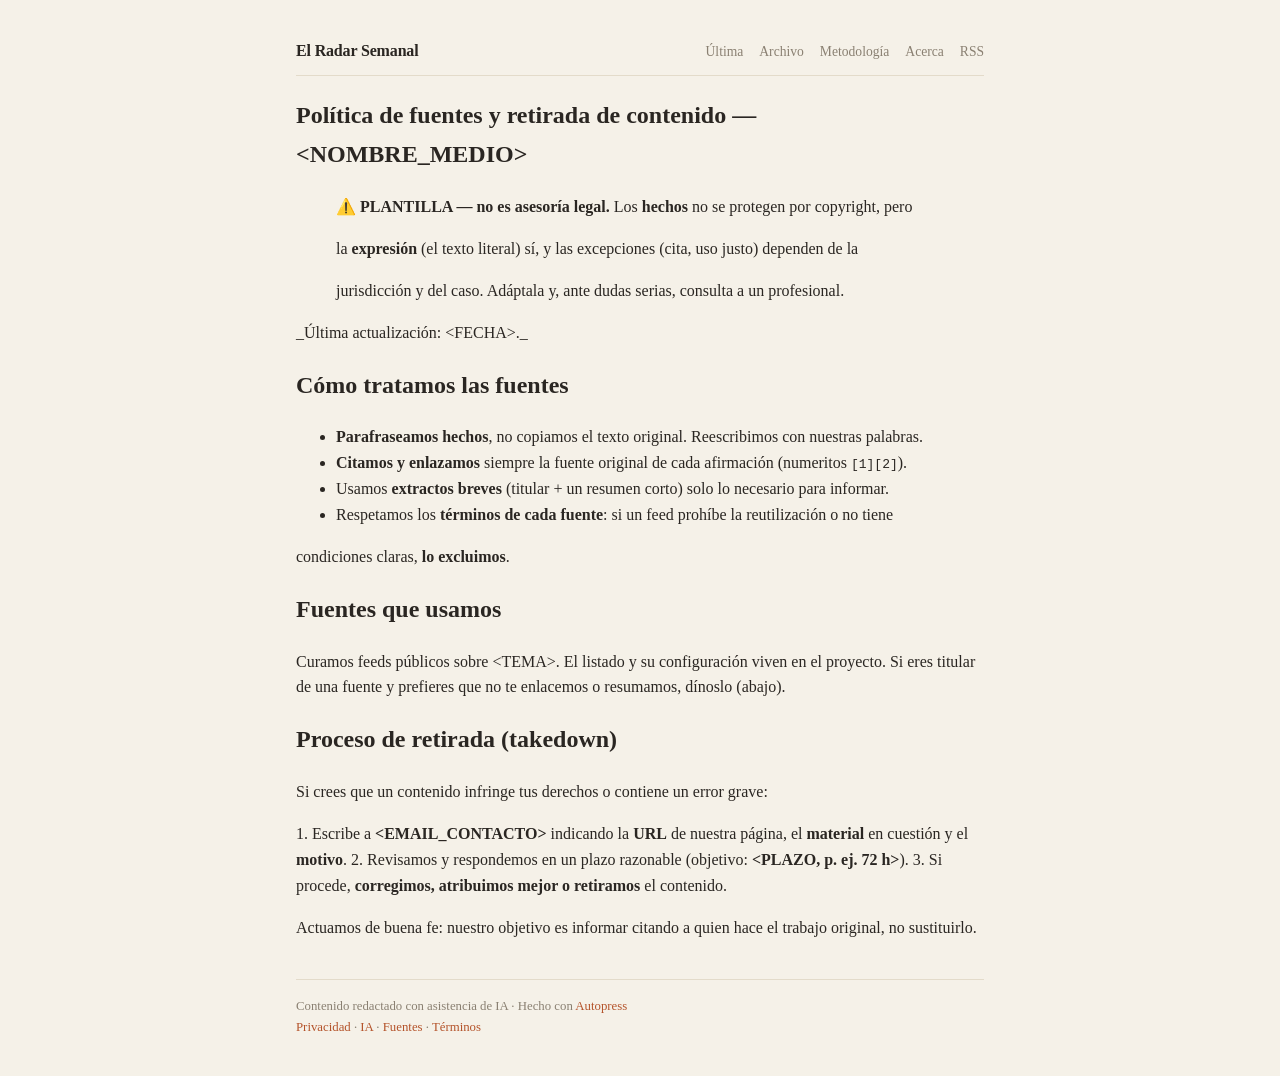
<file: starter/site/legal/fuentes.html>
<!doctype html>
<html lang="es" data-style="editorial" data-palette="warm" data-theme="light">
<head>
<meta charset="utf-8">
<meta name="viewport" content="width=device-width, initial-scale=1">
<meta name="robots" content="noindex, nofollow">
<title>Fuentes · El Radar Semanal</title>
<meta name="description" content="Fuentes">
<link rel="canonical" href="https://tudominio.example/legal/fuentes.html">
<link rel="alternate" type="application/rss+xml" href="/rss.xml">
<style>
/* Autopress · sistema de themes
   Dos ejes independientes: ESTILO (estructura + tipografía) y PALETA (color).
   data-style / data-palette / data-theme(light|dark) en el elemento raíz.
   6 estilos × 5 paletas = 30 combinaciones. System fonts self-hosted: cero
   peticiones a terceros. */

/* ===== Tokens base ===== */
:root{
  --maxw:720px; --space:1rem; --radius:10px;
  --font-head:Georgia,'Times New Roman',serif; --font-body:Georgia,serif;
  --head-weight:700; --head-tracking:0; --title-size:2.3rem; --lede:1.06rem;
  --card-radius:var(--radius); --card-border-w:1px; --upper:none;
  --bg:#fff; --fg:#141414; --muted:#6b6b6b; --accent:#c0271e; --accent2:#f0663e;
  --border:#e6e6e6; --card:#fafafa;
}
*{box-sizing:border-box}
body{margin:0;background:var(--bg);color:var(--fg);font-family:var(--font-body);
  line-height:1.62;-webkit-font-smoothing:antialiased;text-rendering:optimizeLegibility}
.wrap{max-width:var(--maxw);margin:0 auto;padding:calc(var(--space)*2.4) var(--space)}
a{color:var(--accent);text-decoration:none} a:hover{text-decoration:underline}
a:focus-visible,button:focus-visible,input:focus-visible{outline:2px solid var(--accent);outline-offset:2px}

/* kicker/overline en color de acento — inyecta color y jerarquía */
.kicker{font-family:var(--font-body);font-size:.72rem;font-weight:700;letter-spacing:.11em;
  text-transform:uppercase;color:var(--accent);margin:0 0 .35rem}

.masthead{position:relative;display:flex;justify-content:space-between;align-items:baseline;
  gap:1rem;flex-wrap:wrap;padding-bottom:.7rem;margin-bottom:1.7rem;border-bottom:1px solid var(--border)}
.masthead::after{content:"";position:absolute;left:0;bottom:-1px;height:2px;width:min(120px,40%);
  background:linear-gradient(90deg,var(--accent),var(--accent2))}
.masthead h1{font-family:var(--font-head);font-weight:var(--head-weight);
  letter-spacing:var(--head-tracking);text-transform:var(--upper);font-size:1.25rem;margin:0}
.masthead .date{color:var(--muted);font-size:.85rem}
.stub{display:inline-block;font-size:.66rem;border:1px solid var(--accent);color:var(--accent);
  border-radius:999px;padding:.05rem .5rem;text-transform:uppercase;letter-spacing:.06em;vertical-align:middle}

.cover{margin:1.7rem 0 2.2rem}
.cover h2{font-family:var(--font-head);font-weight:var(--head-weight);letter-spacing:var(--head-tracking);
  text-transform:var(--upper);font-size:var(--title-size);line-height:1.07;margin:.15rem 0 .55rem;color:var(--accent)}
.cover .deck{font-size:var(--lede);margin:0;color:var(--muted)}

.stories{display:grid;gap:1rem}
.card{background:var(--card);border:var(--card-border-w) solid var(--border);
  border-radius:var(--card-radius);padding:1.05rem 1.15rem;transition:border-color .15s,transform .15s,box-shadow .15s}
.card:hover{border-color:var(--accent)}
.card h3{font-family:var(--font-head);font-weight:var(--head-weight);letter-spacing:var(--head-tracking);
  text-transform:var(--upper);margin:0 0 .45rem;font-size:1.16rem;line-height:1.2;transition:color .15s}
.card:hover h3{color:var(--accent)}
.card p{margin:0 0 .7rem;color:var(--fg)}
.meta{display:flex;gap:.5rem;flex-wrap:wrap;align-items:center;font-size:.76rem;color:var(--muted)}
.tag{border:1px solid var(--border);border-radius:999px;padding:.05rem .55rem;text-transform:uppercase;letter-spacing:.05em}
.src{margin-left:auto;font-weight:600}
.cites{font-size:.7em;font-weight:700;white-space:nowrap;margin-left:.15em}
.cites a{color:var(--accent);text-decoration:none;padding:0 .04em}
.cites a:hover{text-decoration:underline}

/* señales de curación + E-E-A-T (Lote F) */
.byline{margin:.15rem 0 0;font-size:.78rem;color:var(--muted)}
.badge{border:1px solid var(--accent);border-radius:999px;padding:.05rem .55rem;
  color:var(--accent);font-weight:600}
.tldr{margin:1.4rem 0;padding:1rem 1.2rem;background:var(--card);border:1px solid var(--border);
  border-radius:var(--card-radius)}
.tldr-h{font-size:.72rem;font-weight:700;letter-spacing:.11em;text-transform:uppercase;
  color:var(--accent);margin:0 0 .5rem}
.tldr ul{margin:0;padding-left:1.1rem} .tldr li{margin:.2rem 0;color:var(--fg)}
.page{max-width:42rem} .page h1{color:var(--accent)} .page p{color:var(--fg);line-height:1.6}
.page .sources{padding-left:1.1rem} .page .sources li{margin:.35rem 0}
.edition-nav{display:flex;justify-content:space-between;gap:1rem;margin:2.2rem 0 0;
  padding-top:1rem;border-top:1px solid var(--border);font-weight:600}

/* caja de suscripción — con degradado sutil + botón en degradado */
.nl{position:relative;overflow:hidden;margin:2.2rem 0 1rem;padding:1.5rem 1.4rem;
  border-radius:calc(var(--card-radius) + 4px);background:var(--card);border:1px solid var(--border)}
.nl::before{content:"";position:absolute;inset:0;
  background:linear-gradient(135deg,var(--accent),var(--accent2));opacity:.09;pointer-events:none}
.nl > *{position:relative}
.nl-eyebrow{font-size:.72rem;font-weight:700;letter-spacing:.11em;text-transform:uppercase;color:var(--accent);margin:0 0 .3rem}
.nl-title{font-family:var(--font-head);font-weight:var(--head-weight);margin:0 0 .85rem;font-size:1.3rem;line-height:1.15}
.nl-form{display:flex;gap:.5rem;flex-wrap:wrap}
.nl-hp{position:absolute;left:-9999px;width:1px;height:1px;opacity:0;pointer-events:none}
.nl-input{flex:1;min-width:12rem;padding:.62rem .85rem;border-radius:9px;border:1px solid var(--border);
  background:var(--bg);color:var(--fg);font:inherit}
.nl-btn{padding:.62rem 1.2rem;border-radius:9px;border:0;font:inherit;font-weight:700;cursor:pointer;
  color:#fff;background:linear-gradient(135deg,var(--accent),var(--accent2));box-shadow:0 6px 18px -8px var(--accent)}
.nl-btn:hover{filter:brightness(1.07)}
.nl-note{margin:.65rem 0 0;font-size:.75rem;color:var(--muted)}

footer.site{margin-top:2.4rem;border-top:1px solid var(--border);padding-top:1rem;color:var(--muted);font-size:.8rem}
.topbar{display:flex;gap:1rem;align-items:baseline;justify-content:space-between;
  padding-bottom:.7rem;margin-bottom:.2rem;border-bottom:1px solid var(--border);flex-wrap:wrap}
.topbar .brand{font-family:var(--font-head);font-weight:var(--head-weight);
  letter-spacing:var(--head-tracking);text-transform:var(--upper);font-size:1rem;color:var(--fg)}
.topbar nav{display:flex;gap:1rem;font-size:.85rem}
.topbar nav a{color:var(--muted)} .topbar nav a[aria-current]{color:var(--accent);font-weight:700}

/* ===== ESTILOS ===== */
[data-style="editorial"]{
  --font-head:'Iowan Old Style','Palatino Linotype',Palatino,Georgia,serif;
  --font-body:'Iowan Old Style',Georgia,serif;
  --title-size:2.6rem; --head-tracking:-.01em; --card-radius:7px; --lede:1.14rem;
}
[data-style="editorial"] .cover h2{color:var(--fg)}  /* clásico: portada en tinta */
[data-style="editorial"] .cover h2::first-letter{color:var(--accent)}

[data-style="modern"]{
  --font-head:'Helvetica Neue',Helvetica,Arimo,system-ui,Arial,sans-serif;
  --font-body:system-ui,-apple-system,'Segoe UI',Roboto,sans-serif;
  --title-size:3.1rem; --head-weight:800; --head-tracking:-.035em; --lede:1.15rem;
  --card-border-w:0; --card-radius:0;
}
[data-style="modern"] .masthead::after{width:100%;height:3px}
[data-style="modern"] .cover h2{line-height:1.0}
[data-style="modern"] .card{background:transparent;border:0;border-top:2px solid var(--border);padding:1.15rem 0}
[data-style="modern"] .card:hover{border-color:var(--accent)}
[data-style="modern"] .card h3{font-size:1.4rem}

[data-style="technical"]{
  --font-head:ui-monospace,'SF Mono','Cascadia Code',Menlo,Consolas,monospace;
  --font-body:ui-monospace,Menlo,Consolas,monospace;
  --title-size:1.9rem; --head-weight:600; --head-tracking:-.02em; --lede:.98rem;
  --radius:4px; --card-radius:4px; --maxw:770px;
}
[data-style="technical"] body{line-height:1.55}
[data-style="technical"] .masthead h1,[data-style="technical"] .tag,[data-style="technical"] .src,
[data-style="technical"] .kicker{text-transform:uppercase}
[data-style="technical"] .kicker::before{content:"// "}
[data-style="technical"] .card{border-left:3px solid var(--accent)}
[data-style="technical"] .cover h2::before{content:"▚ ";color:var(--accent);opacity:.7}

[data-style="magazine"]{
  --font-head:'Hoefler Text',Didot,'Bodoni MT',Garamond,Georgia,serif;
  --font-body:Georgia,'Times New Roman',serif;
  --title-size:3.4rem; --head-weight:600; --head-tracking:-.012em; --lede:1.22rem;
  --maxw:760px; --card-border-w:0; --card-radius:0;
}
[data-style="magazine"] .cover h2{line-height:1.0}
[data-style="magazine"] .cover .deck{font-style:italic}
[data-style="magazine"] .card{background:transparent;border:0;border-top:1px solid var(--fg);padding:1.25rem 0 .5rem}
[data-style="magazine"] .card h3{font-size:1.55rem;font-weight:600}

[data-style="minimal"]{
  --font-head:system-ui,-apple-system,'Segoe UI',sans-serif;
  --font-body:system-ui,-apple-system,'Segoe UI',sans-serif;
  --title-size:1.95rem; --head-weight:600; --head-tracking:-.01em; --lede:1rem; --maxw:600px;
  --card-border-w:0; --card-radius:0;
}
[data-style="minimal"] .masthead::after{display:none}
[data-style="minimal"] .masthead h1{font-weight:600;font-size:1rem}
[data-style="minimal"] .cover h2{color:var(--fg)}
[data-style="minimal"] .stories{gap:0}
[data-style="minimal"] .card{background:transparent;border:0;border-bottom:1px solid var(--border);padding:1.4rem 0}
[data-style="minimal"] .card:hover{border-color:var(--border)}
[data-style="minimal"] .card h3{font-size:1.05rem;font-weight:600}

[data-style="newsprint"]{
  --font-head:Georgia,'Times New Roman',Times,serif; --font-body:Georgia,'Times New Roman',Times,serif;
  --title-size:2.2rem; --head-weight:800; --head-tracking:-.01em; --lede:1rem; --maxw:880px;
  --card-radius:0; --card-border-w:1px;
}
[data-style="newsprint"] body{line-height:1.5}
[data-style="newsprint"] .masthead h1{text-transform:uppercase;letter-spacing:.02em}
[data-style="newsprint"] .cover h2{color:var(--fg)}
[data-style="newsprint"] .stories{grid-template-columns:1fr 1fr;gap:0 1.5rem}
[data-style="newsprint"] .card{border:0;border-top:1px solid var(--fg);padding:.9rem 0;background:transparent}
[data-style="newsprint"] .card:hover{border-color:var(--fg)}
[data-style="newsprint"] .card h3{font-size:1.05rem} [data-style="newsprint"] .card p{font-size:.92rem}
@media(max-width:600px){[data-style="newsprint"] .stories{grid-template-columns:1fr}}

/* ===== PALETAS (claro) — cada una con --accent2 para los degradados ===== */
[data-palette="ink"]{--bg:#fff;--fg:#141414;--muted:#6b6b6b;--accent:#c0271e;--accent2:#f0663e;--border:#e6e6e6;--card:#fafafa}
[data-palette="warm"]{--bg:#f5f1e8;--fg:#2a2622;--muted:#8a8072;--accent:#b4532a;--accent2:#d98b3f;--border:#e3dbca;--card:#fffdf8}
[data-palette="cool"]{--bg:#f4f6f9;--fg:#1a2230;--muted:#5c6b7f;--accent:#2563b8;--accent2:#38bdf8;--border:#dde3ea;--card:#fbfcfd}
[data-palette="forest"]{--bg:#f1f4ee;--fg:#1f2a22;--muted:#5e6d5e;--accent:#2f6b3f;--accent2:#7cc06a;--border:#dde3d6;--card:#fbfcf8}
[data-palette="signal"]{--bg:#faf9fb;--fg:#101014;--muted:#6a6a75;--accent:#e5004c;--accent2:#ff6a2b;--border:#ececef;--card:#fff}

/* ===== PALETAS (oscuro · por toggle) ===== */
[data-theme="dark"][data-palette="ink"]{--bg:#0c0c0d;--fg:#ededed;--muted:#9a9a9a;--accent:#ff5a4d;--accent2:#ff9166;--border:#232325;--card:#161617}
[data-theme="dark"][data-palette="warm"]{--bg:#1e1b17;--fg:#ece6da;--muted:#a99f8d;--accent:#e0824f;--accent2:#f0b072;--border:#332d24;--card:#262119}
[data-theme="dark"][data-palette="cool"]{--bg:#0d1117;--fg:#e6edf3;--muted:#8b98a8;--accent:#5b9bff;--accent2:#7ad0ff;--border:#232a33;--card:#141a22}
[data-theme="dark"][data-palette="forest"]{--bg:#0f1512;--fg:#e7efe6;--muted:#8ba08b;--accent:#4fae6a;--accent2:#8ed88a;--border:#222b24;--card:#151d17}
[data-theme="dark"][data-palette="signal"]{--bg:#08080a;--fg:#f0f0f2;--muted:#8a8a95;--accent:#ff3d81;--accent2:#ff8a3d;--border:#1c1c22;--card:#131317}

/* Signal: portada con degradado (su firma) — solo la portada, no las cards (legibilidad) */
[data-palette="signal"] .cover h2{
  background:linear-gradient(115deg,var(--accent),var(--accent2));
  -webkit-background-clip:text;background-clip:text;color:transparent}

@media(max-width:600px){ .wrap{padding:1.4rem 1rem} .cover h2{font-size:calc(var(--title-size)*.78)} }

</style>
</head>
<body>
<div class="wrap">
  <header class="topbar">
    <a class="brand" href="/">El Radar Semanal</a>
    <nav><a href="/">Última</a><a href="/archive.html">Archivo</a><a href="/methodology.html">Metodología</a><a href="/about.html">Acerca</a><a href="/rss.xml">RSS</a></nav>
  </header>
<article class="legal"><h1>Política de fuentes y retirada de contenido — &lt;NOMBRE_MEDIO&gt;</h1>
<blockquote>⚠️ <strong>PLANTILLA — no es asesoría legal.</strong> Los <strong>hechos</strong> no se protegen por copyright, pero</blockquote>
<blockquote>la <strong>expresión</strong> (el texto literal) sí, y las excepciones (cita, uso justo) dependen de la</blockquote>
<blockquote>jurisdicción y del caso. Adáptala y, ante dudas serias, consulta a un profesional.</blockquote>
<p>_Última actualización: &lt;FECHA&gt;._</p>
<h2>Cómo tratamos las fuentes</h2>
<ul><li><strong>Parafraseamos hechos</strong>, no copiamos el texto original. Reescribimos con nuestras palabras.</li><li><strong>Citamos y enlazamos</strong> siempre la fuente original de cada afirmación (numeritos <code>[1][2]</code>).</li><li>Usamos <strong>extractos breves</strong> (titular + un resumen corto) solo lo necesario para informar.</li><li>Respetamos los <strong>términos de cada fuente</strong>: si un feed prohíbe la reutilización o no tiene</li></ul>
<p>condiciones claras, <strong>lo excluimos</strong>.</p>
<h2>Fuentes que usamos</h2>
<p>Curamos feeds públicos sobre &lt;TEMA&gt;. El listado y su configuración viven en el proyecto. Si eres titular de una fuente y prefieres que no te enlacemos o resumamos, dínoslo (abajo).</p>
<h2>Proceso de retirada (takedown)</h2>
<p>Si crees que un contenido infringe tus derechos o contiene un error grave:</p>
<p>1. Escribe a <strong>&lt;EMAIL_CONTACTO&gt;</strong> indicando la <strong>URL</strong> de nuestra página, el <strong>material</strong> en cuestión y el <strong>motivo</strong>. 2. Revisamos y respondemos en un plazo razonable (objetivo: <strong>&lt;PLAZO, p. ej. 72 h&gt;</strong>). 3. Si procede, <strong>corregimos, atribuimos mejor o retiramos</strong> el contenido.</p>
<p>Actuamos de buena fe: nuestro objetivo es informar citando a quien hace el trabajo original, no sustituirlo.</p></article>
  <footer class="site">
    Contenido redactado con asistencia de IA · Hecho con <a href="https://evaristobabe.com/resources/autopress" rel="noopener">Autopress</a>
    <nav class="legal"><a href="/legal/privacidad.html">Privacidad</a> · <a href="/legal/ia.html">IA</a> · <a href="/legal/fuentes.html">Fuentes</a> · <a href="/legal/terminos.html">Términos</a></nav>
  </footer>
</div>
</body>
</html>
</file>
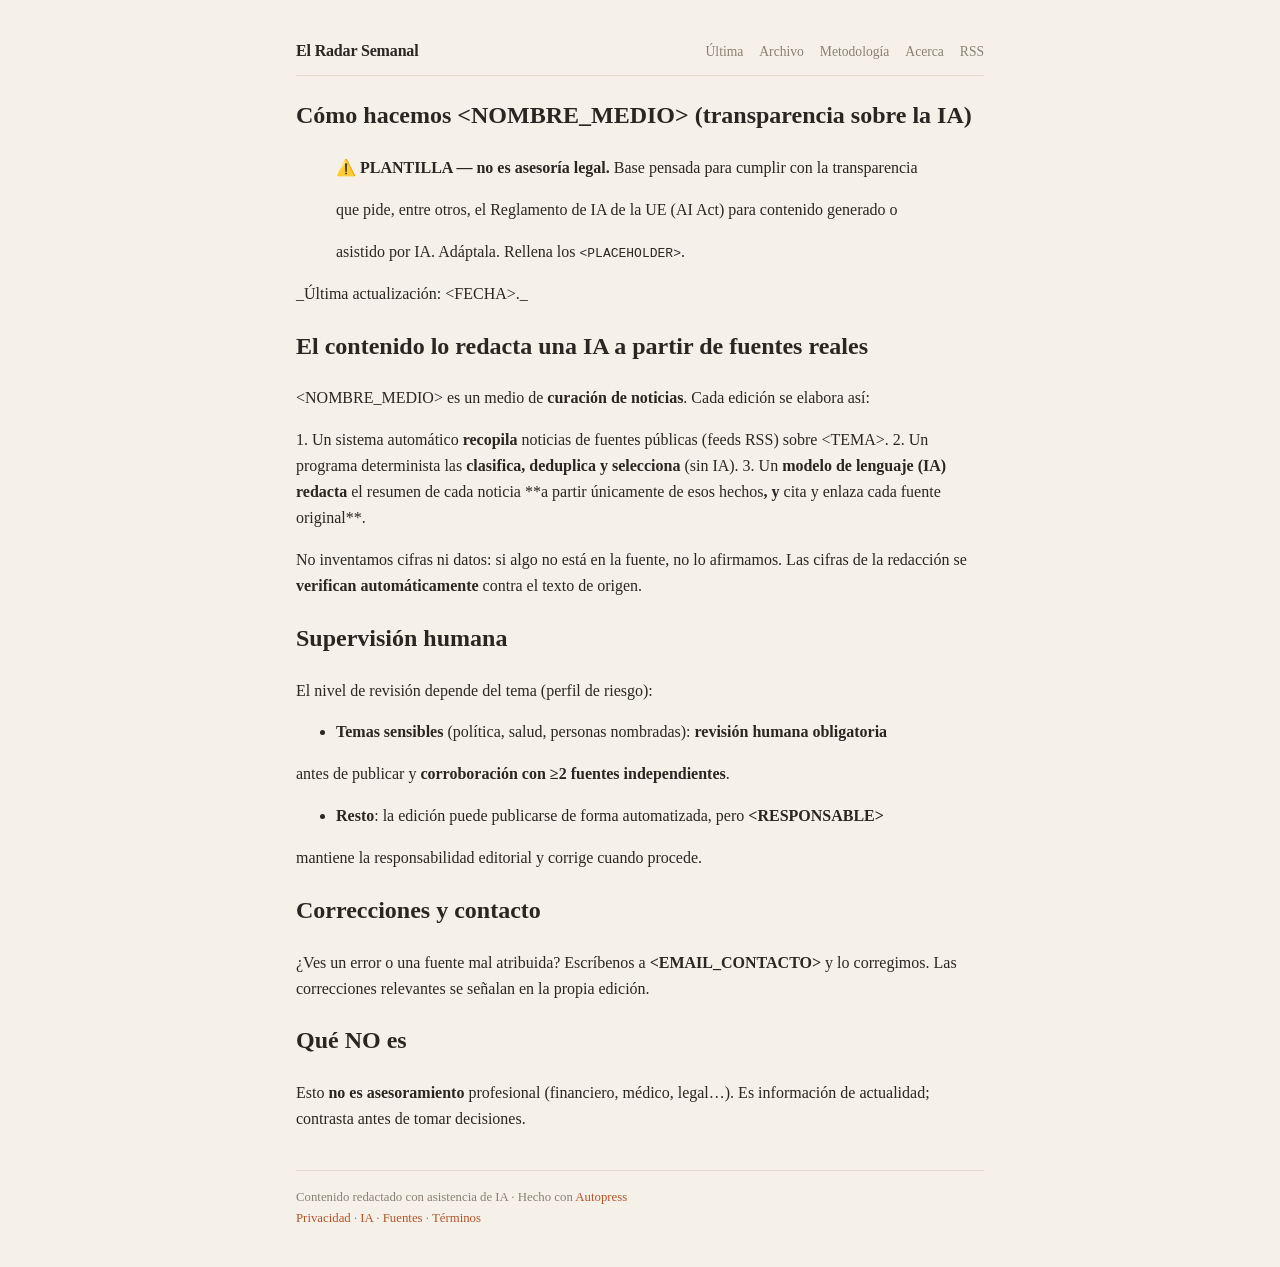
<file: starter/site/legal/ia.html>
<!doctype html>
<html lang="es" data-style="editorial" data-palette="warm" data-theme="light">
<head>
<meta charset="utf-8">
<meta name="viewport" content="width=device-width, initial-scale=1">
<meta name="robots" content="noindex, nofollow">
<title>IA · El Radar Semanal</title>
<meta name="description" content="IA">
<link rel="canonical" href="https://tudominio.example/legal/ia.html">
<link rel="alternate" type="application/rss+xml" href="/rss.xml">
<style>
/* Autopress · sistema de themes
   Dos ejes independientes: ESTILO (estructura + tipografía) y PALETA (color).
   data-style / data-palette / data-theme(light|dark) en el elemento raíz.
   6 estilos × 5 paletas = 30 combinaciones. System fonts self-hosted: cero
   peticiones a terceros. */

/* ===== Tokens base ===== */
:root{
  --maxw:720px; --space:1rem; --radius:10px;
  --font-head:Georgia,'Times New Roman',serif; --font-body:Georgia,serif;
  --head-weight:700; --head-tracking:0; --title-size:2.3rem; --lede:1.06rem;
  --card-radius:var(--radius); --card-border-w:1px; --upper:none;
  --bg:#fff; --fg:#141414; --muted:#6b6b6b; --accent:#c0271e; --accent2:#f0663e;
  --border:#e6e6e6; --card:#fafafa;
}
*{box-sizing:border-box}
body{margin:0;background:var(--bg);color:var(--fg);font-family:var(--font-body);
  line-height:1.62;-webkit-font-smoothing:antialiased;text-rendering:optimizeLegibility}
.wrap{max-width:var(--maxw);margin:0 auto;padding:calc(var(--space)*2.4) var(--space)}
a{color:var(--accent);text-decoration:none} a:hover{text-decoration:underline}
a:focus-visible,button:focus-visible,input:focus-visible{outline:2px solid var(--accent);outline-offset:2px}

/* kicker/overline en color de acento — inyecta color y jerarquía */
.kicker{font-family:var(--font-body);font-size:.72rem;font-weight:700;letter-spacing:.11em;
  text-transform:uppercase;color:var(--accent);margin:0 0 .35rem}

.masthead{position:relative;display:flex;justify-content:space-between;align-items:baseline;
  gap:1rem;flex-wrap:wrap;padding-bottom:.7rem;margin-bottom:1.7rem;border-bottom:1px solid var(--border)}
.masthead::after{content:"";position:absolute;left:0;bottom:-1px;height:2px;width:min(120px,40%);
  background:linear-gradient(90deg,var(--accent),var(--accent2))}
.masthead h1{font-family:var(--font-head);font-weight:var(--head-weight);
  letter-spacing:var(--head-tracking);text-transform:var(--upper);font-size:1.25rem;margin:0}
.masthead .date{color:var(--muted);font-size:.85rem}
.stub{display:inline-block;font-size:.66rem;border:1px solid var(--accent);color:var(--accent);
  border-radius:999px;padding:.05rem .5rem;text-transform:uppercase;letter-spacing:.06em;vertical-align:middle}

.cover{margin:1.7rem 0 2.2rem}
.cover h2{font-family:var(--font-head);font-weight:var(--head-weight);letter-spacing:var(--head-tracking);
  text-transform:var(--upper);font-size:var(--title-size);line-height:1.07;margin:.15rem 0 .55rem;color:var(--accent)}
.cover .deck{font-size:var(--lede);margin:0;color:var(--muted)}

.stories{display:grid;gap:1rem}
.card{background:var(--card);border:var(--card-border-w) solid var(--border);
  border-radius:var(--card-radius);padding:1.05rem 1.15rem;transition:border-color .15s,transform .15s,box-shadow .15s}
.card:hover{border-color:var(--accent)}
.card h3{font-family:var(--font-head);font-weight:var(--head-weight);letter-spacing:var(--head-tracking);
  text-transform:var(--upper);margin:0 0 .45rem;font-size:1.16rem;line-height:1.2;transition:color .15s}
.card:hover h3{color:var(--accent)}
.card p{margin:0 0 .7rem;color:var(--fg)}
.meta{display:flex;gap:.5rem;flex-wrap:wrap;align-items:center;font-size:.76rem;color:var(--muted)}
.tag{border:1px solid var(--border);border-radius:999px;padding:.05rem .55rem;text-transform:uppercase;letter-spacing:.05em}
.src{margin-left:auto;font-weight:600}
.cites{font-size:.7em;font-weight:700;white-space:nowrap;margin-left:.15em}
.cites a{color:var(--accent);text-decoration:none;padding:0 .04em}
.cites a:hover{text-decoration:underline}

/* señales de curación + E-E-A-T (Lote F) */
.byline{margin:.15rem 0 0;font-size:.78rem;color:var(--muted)}
.badge{border:1px solid var(--accent);border-radius:999px;padding:.05rem .55rem;
  color:var(--accent);font-weight:600}
.tldr{margin:1.4rem 0;padding:1rem 1.2rem;background:var(--card);border:1px solid var(--border);
  border-radius:var(--card-radius)}
.tldr-h{font-size:.72rem;font-weight:700;letter-spacing:.11em;text-transform:uppercase;
  color:var(--accent);margin:0 0 .5rem}
.tldr ul{margin:0;padding-left:1.1rem} .tldr li{margin:.2rem 0;color:var(--fg)}
.page{max-width:42rem} .page h1{color:var(--accent)} .page p{color:var(--fg);line-height:1.6}
.page .sources{padding-left:1.1rem} .page .sources li{margin:.35rem 0}
.edition-nav{display:flex;justify-content:space-between;gap:1rem;margin:2.2rem 0 0;
  padding-top:1rem;border-top:1px solid var(--border);font-weight:600}

/* caja de suscripción — con degradado sutil + botón en degradado */
.nl{position:relative;overflow:hidden;margin:2.2rem 0 1rem;padding:1.5rem 1.4rem;
  border-radius:calc(var(--card-radius) + 4px);background:var(--card);border:1px solid var(--border)}
.nl::before{content:"";position:absolute;inset:0;
  background:linear-gradient(135deg,var(--accent),var(--accent2));opacity:.09;pointer-events:none}
.nl > *{position:relative}
.nl-eyebrow{font-size:.72rem;font-weight:700;letter-spacing:.11em;text-transform:uppercase;color:var(--accent);margin:0 0 .3rem}
.nl-title{font-family:var(--font-head);font-weight:var(--head-weight);margin:0 0 .85rem;font-size:1.3rem;line-height:1.15}
.nl-form{display:flex;gap:.5rem;flex-wrap:wrap}
.nl-hp{position:absolute;left:-9999px;width:1px;height:1px;opacity:0;pointer-events:none}
.nl-input{flex:1;min-width:12rem;padding:.62rem .85rem;border-radius:9px;border:1px solid var(--border);
  background:var(--bg);color:var(--fg);font:inherit}
.nl-btn{padding:.62rem 1.2rem;border-radius:9px;border:0;font:inherit;font-weight:700;cursor:pointer;
  color:#fff;background:linear-gradient(135deg,var(--accent),var(--accent2));box-shadow:0 6px 18px -8px var(--accent)}
.nl-btn:hover{filter:brightness(1.07)}
.nl-note{margin:.65rem 0 0;font-size:.75rem;color:var(--muted)}

footer.site{margin-top:2.4rem;border-top:1px solid var(--border);padding-top:1rem;color:var(--muted);font-size:.8rem}
.topbar{display:flex;gap:1rem;align-items:baseline;justify-content:space-between;
  padding-bottom:.7rem;margin-bottom:.2rem;border-bottom:1px solid var(--border);flex-wrap:wrap}
.topbar .brand{font-family:var(--font-head);font-weight:var(--head-weight);
  letter-spacing:var(--head-tracking);text-transform:var(--upper);font-size:1rem;color:var(--fg)}
.topbar nav{display:flex;gap:1rem;font-size:.85rem}
.topbar nav a{color:var(--muted)} .topbar nav a[aria-current]{color:var(--accent);font-weight:700}

/* ===== ESTILOS ===== */
[data-style="editorial"]{
  --font-head:'Iowan Old Style','Palatino Linotype',Palatino,Georgia,serif;
  --font-body:'Iowan Old Style',Georgia,serif;
  --title-size:2.6rem; --head-tracking:-.01em; --card-radius:7px; --lede:1.14rem;
}
[data-style="editorial"] .cover h2{color:var(--fg)}  /* clásico: portada en tinta */
[data-style="editorial"] .cover h2::first-letter{color:var(--accent)}

[data-style="modern"]{
  --font-head:'Helvetica Neue',Helvetica,Arimo,system-ui,Arial,sans-serif;
  --font-body:system-ui,-apple-system,'Segoe UI',Roboto,sans-serif;
  --title-size:3.1rem; --head-weight:800; --head-tracking:-.035em; --lede:1.15rem;
  --card-border-w:0; --card-radius:0;
}
[data-style="modern"] .masthead::after{width:100%;height:3px}
[data-style="modern"] .cover h2{line-height:1.0}
[data-style="modern"] .card{background:transparent;border:0;border-top:2px solid var(--border);padding:1.15rem 0}
[data-style="modern"] .card:hover{border-color:var(--accent)}
[data-style="modern"] .card h3{font-size:1.4rem}

[data-style="technical"]{
  --font-head:ui-monospace,'SF Mono','Cascadia Code',Menlo,Consolas,monospace;
  --font-body:ui-monospace,Menlo,Consolas,monospace;
  --title-size:1.9rem; --head-weight:600; --head-tracking:-.02em; --lede:.98rem;
  --radius:4px; --card-radius:4px; --maxw:770px;
}
[data-style="technical"] body{line-height:1.55}
[data-style="technical"] .masthead h1,[data-style="technical"] .tag,[data-style="technical"] .src,
[data-style="technical"] .kicker{text-transform:uppercase}
[data-style="technical"] .kicker::before{content:"// "}
[data-style="technical"] .card{border-left:3px solid var(--accent)}
[data-style="technical"] .cover h2::before{content:"▚ ";color:var(--accent);opacity:.7}

[data-style="magazine"]{
  --font-head:'Hoefler Text',Didot,'Bodoni MT',Garamond,Georgia,serif;
  --font-body:Georgia,'Times New Roman',serif;
  --title-size:3.4rem; --head-weight:600; --head-tracking:-.012em; --lede:1.22rem;
  --maxw:760px; --card-border-w:0; --card-radius:0;
}
[data-style="magazine"] .cover h2{line-height:1.0}
[data-style="magazine"] .cover .deck{font-style:italic}
[data-style="magazine"] .card{background:transparent;border:0;border-top:1px solid var(--fg);padding:1.25rem 0 .5rem}
[data-style="magazine"] .card h3{font-size:1.55rem;font-weight:600}

[data-style="minimal"]{
  --font-head:system-ui,-apple-system,'Segoe UI',sans-serif;
  --font-body:system-ui,-apple-system,'Segoe UI',sans-serif;
  --title-size:1.95rem; --head-weight:600; --head-tracking:-.01em; --lede:1rem; --maxw:600px;
  --card-border-w:0; --card-radius:0;
}
[data-style="minimal"] .masthead::after{display:none}
[data-style="minimal"] .masthead h1{font-weight:600;font-size:1rem}
[data-style="minimal"] .cover h2{color:var(--fg)}
[data-style="minimal"] .stories{gap:0}
[data-style="minimal"] .card{background:transparent;border:0;border-bottom:1px solid var(--border);padding:1.4rem 0}
[data-style="minimal"] .card:hover{border-color:var(--border)}
[data-style="minimal"] .card h3{font-size:1.05rem;font-weight:600}

[data-style="newsprint"]{
  --font-head:Georgia,'Times New Roman',Times,serif; --font-body:Georgia,'Times New Roman',Times,serif;
  --title-size:2.2rem; --head-weight:800; --head-tracking:-.01em; --lede:1rem; --maxw:880px;
  --card-radius:0; --card-border-w:1px;
}
[data-style="newsprint"] body{line-height:1.5}
[data-style="newsprint"] .masthead h1{text-transform:uppercase;letter-spacing:.02em}
[data-style="newsprint"] .cover h2{color:var(--fg)}
[data-style="newsprint"] .stories{grid-template-columns:1fr 1fr;gap:0 1.5rem}
[data-style="newsprint"] .card{border:0;border-top:1px solid var(--fg);padding:.9rem 0;background:transparent}
[data-style="newsprint"] .card:hover{border-color:var(--fg)}
[data-style="newsprint"] .card h3{font-size:1.05rem} [data-style="newsprint"] .card p{font-size:.92rem}
@media(max-width:600px){[data-style="newsprint"] .stories{grid-template-columns:1fr}}

/* ===== PALETAS (claro) — cada una con --accent2 para los degradados ===== */
[data-palette="ink"]{--bg:#fff;--fg:#141414;--muted:#6b6b6b;--accent:#c0271e;--accent2:#f0663e;--border:#e6e6e6;--card:#fafafa}
[data-palette="warm"]{--bg:#f5f1e8;--fg:#2a2622;--muted:#8a8072;--accent:#b4532a;--accent2:#d98b3f;--border:#e3dbca;--card:#fffdf8}
[data-palette="cool"]{--bg:#f4f6f9;--fg:#1a2230;--muted:#5c6b7f;--accent:#2563b8;--accent2:#38bdf8;--border:#dde3ea;--card:#fbfcfd}
[data-palette="forest"]{--bg:#f1f4ee;--fg:#1f2a22;--muted:#5e6d5e;--accent:#2f6b3f;--accent2:#7cc06a;--border:#dde3d6;--card:#fbfcf8}
[data-palette="signal"]{--bg:#faf9fb;--fg:#101014;--muted:#6a6a75;--accent:#e5004c;--accent2:#ff6a2b;--border:#ececef;--card:#fff}

/* ===== PALETAS (oscuro · por toggle) ===== */
[data-theme="dark"][data-palette="ink"]{--bg:#0c0c0d;--fg:#ededed;--muted:#9a9a9a;--accent:#ff5a4d;--accent2:#ff9166;--border:#232325;--card:#161617}
[data-theme="dark"][data-palette="warm"]{--bg:#1e1b17;--fg:#ece6da;--muted:#a99f8d;--accent:#e0824f;--accent2:#f0b072;--border:#332d24;--card:#262119}
[data-theme="dark"][data-palette="cool"]{--bg:#0d1117;--fg:#e6edf3;--muted:#8b98a8;--accent:#5b9bff;--accent2:#7ad0ff;--border:#232a33;--card:#141a22}
[data-theme="dark"][data-palette="forest"]{--bg:#0f1512;--fg:#e7efe6;--muted:#8ba08b;--accent:#4fae6a;--accent2:#8ed88a;--border:#222b24;--card:#151d17}
[data-theme="dark"][data-palette="signal"]{--bg:#08080a;--fg:#f0f0f2;--muted:#8a8a95;--accent:#ff3d81;--accent2:#ff8a3d;--border:#1c1c22;--card:#131317}

/* Signal: portada con degradado (su firma) — solo la portada, no las cards (legibilidad) */
[data-palette="signal"] .cover h2{
  background:linear-gradient(115deg,var(--accent),var(--accent2));
  -webkit-background-clip:text;background-clip:text;color:transparent}

@media(max-width:600px){ .wrap{padding:1.4rem 1rem} .cover h2{font-size:calc(var(--title-size)*.78)} }

</style>
</head>
<body>
<div class="wrap">
  <header class="topbar">
    <a class="brand" href="/">El Radar Semanal</a>
    <nav><a href="/">Última</a><a href="/archive.html">Archivo</a><a href="/methodology.html">Metodología</a><a href="/about.html">Acerca</a><a href="/rss.xml">RSS</a></nav>
  </header>
<article class="legal"><h1>Cómo hacemos &lt;NOMBRE_MEDIO&gt; (transparencia sobre la IA)</h1>
<blockquote>⚠️ <strong>PLANTILLA — no es asesoría legal.</strong> Base pensada para cumplir con la transparencia</blockquote>
<blockquote>que pide, entre otros, el Reglamento de IA de la UE (AI Act) para contenido generado o</blockquote>
<blockquote>asistido por IA. Adáptala. Rellena los <code>&lt;PLACEHOLDER&gt;</code>.</blockquote>
<p>_Última actualización: &lt;FECHA&gt;._</p>
<h2>El contenido lo redacta una IA a partir de fuentes reales</h2>
<p>&lt;NOMBRE_MEDIO&gt; es un medio de <strong>curación de noticias</strong>. Cada edición se elabora así:</p>
<p>1. Un sistema automático <strong>recopila</strong> noticias de fuentes públicas (feeds RSS) sobre &lt;TEMA&gt;. 2. Un programa determinista las <strong>clasifica, deduplica y selecciona</strong> (sin IA). 3. Un <strong>modelo de lenguaje (IA) redacta</strong> el resumen de cada noticia **a partir únicamente de esos hechos<strong>, y </strong>cita y enlaza cada fuente original**.</p>
<p>No inventamos cifras ni datos: si algo no está en la fuente, no lo afirmamos. Las cifras de la redacción se <strong>verifican automáticamente</strong> contra el texto de origen.</p>
<h2>Supervisión humana</h2>
<p>El nivel de revisión depende del tema (perfil de riesgo):</p>
<ul><li><strong>Temas sensibles</strong> (política, salud, personas nombradas): <strong>revisión humana obligatoria</strong></li></ul>
<p>antes de publicar y <strong>corroboración con ≥2 fuentes independientes</strong>.</p>
<ul><li><strong>Resto</strong>: la edición puede publicarse de forma automatizada, pero <strong>&lt;RESPONSABLE&gt;</strong></li></ul>
<p>mantiene la responsabilidad editorial y corrige cuando procede.</p>
<h2>Correcciones y contacto</h2>
<p>¿Ves un error o una fuente mal atribuida? Escríbenos a <strong>&lt;EMAIL_CONTACTO&gt;</strong> y lo corregimos. Las correcciones relevantes se señalan en la propia edición.</p>
<h2>Qué NO es</h2>
<p>Esto <strong>no es asesoramiento</strong> profesional (financiero, médico, legal…). Es información de actualidad; contrasta antes de tomar decisiones.</p></article>
  <footer class="site">
    Contenido redactado con asistencia de IA · Hecho con <a href="https://evaristobabe.com/resources/autopress" rel="noopener">Autopress</a>
    <nav class="legal"><a href="/legal/privacidad.html">Privacidad</a> · <a href="/legal/ia.html">IA</a> · <a href="/legal/fuentes.html">Fuentes</a> · <a href="/legal/terminos.html">Términos</a></nav>
  </footer>
</div>
</body>
</html>
</file>
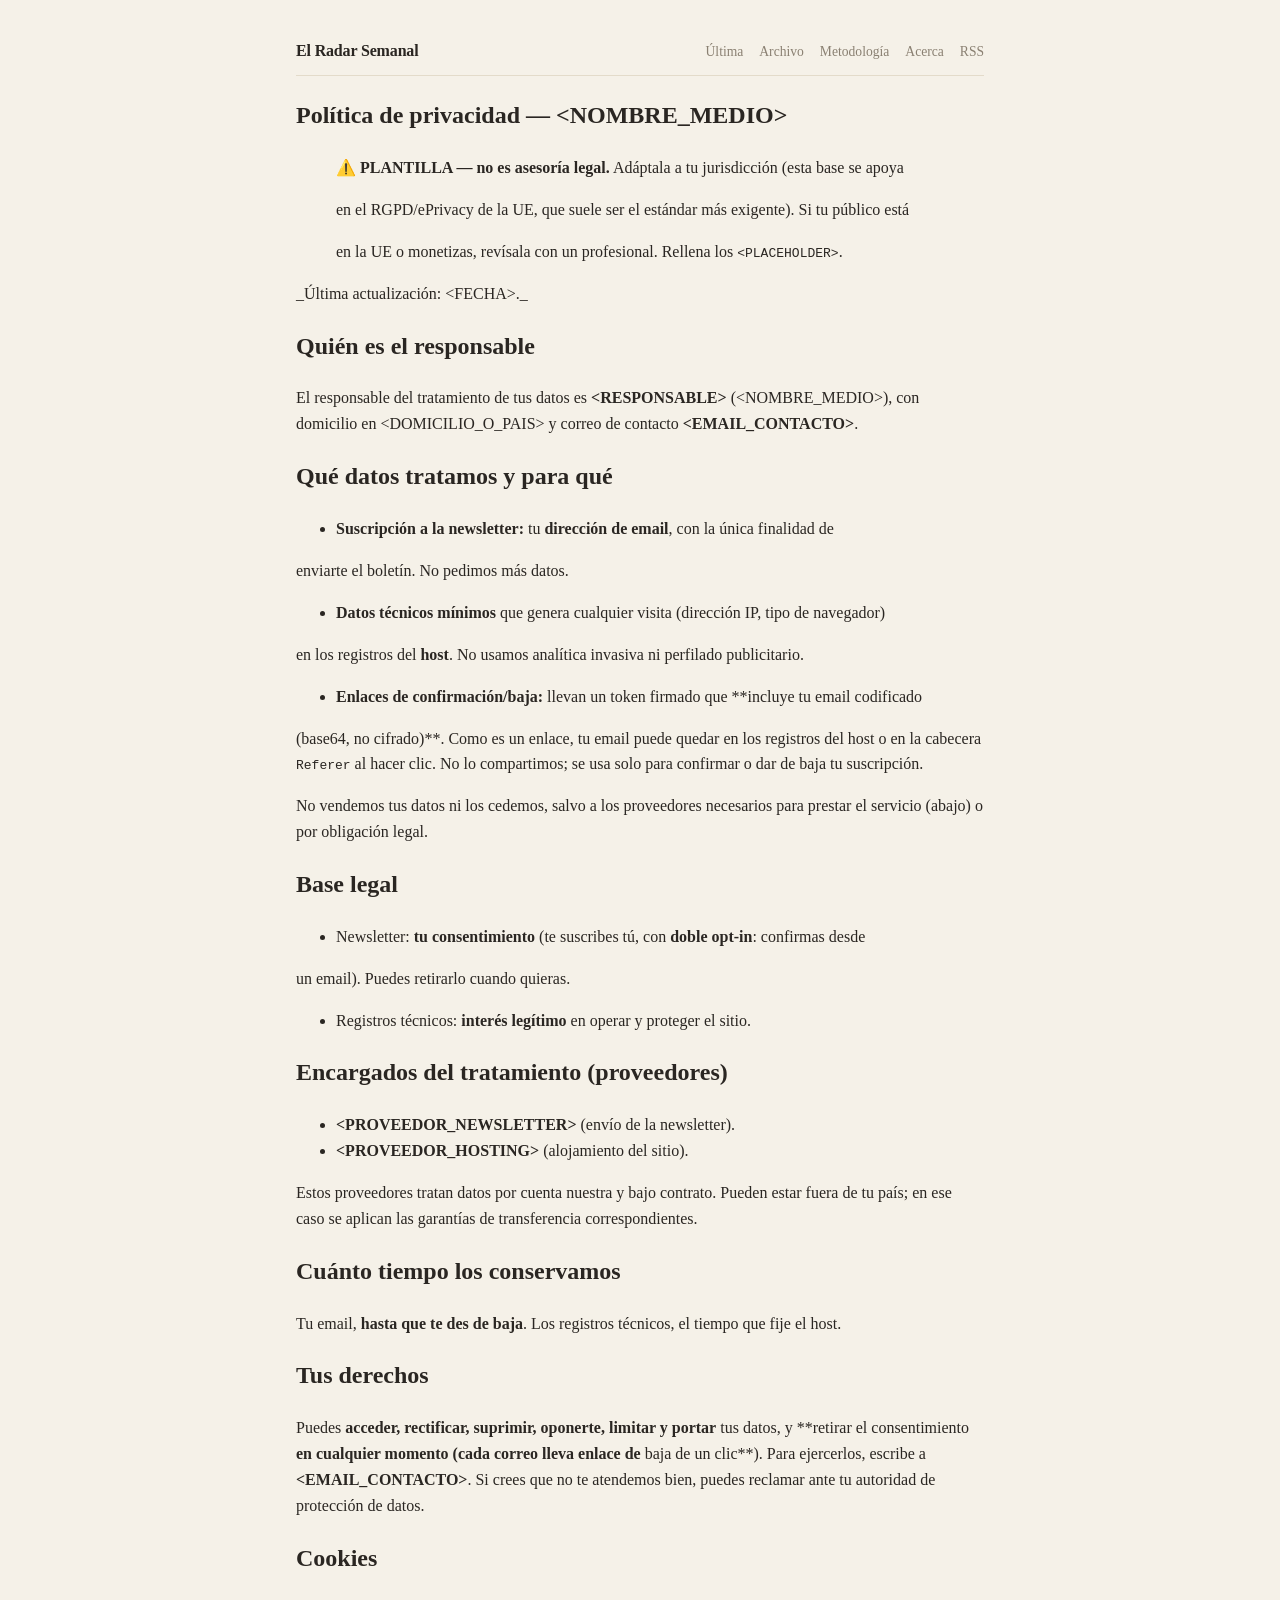
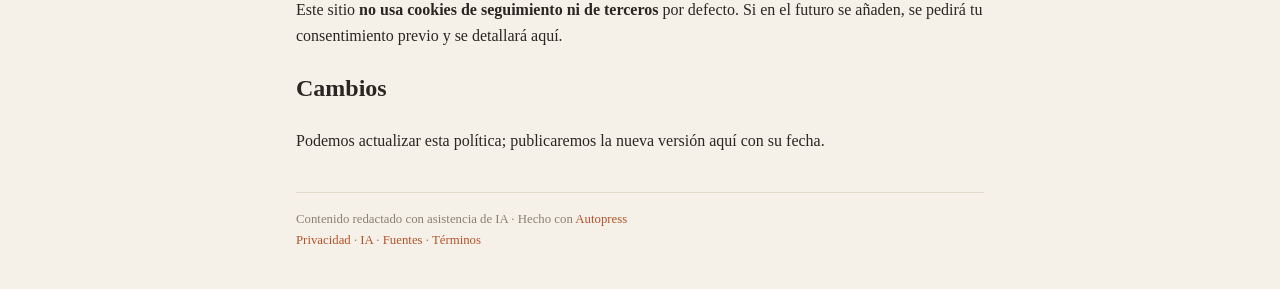
<file: starter/site/legal/privacidad.html>
<!doctype html>
<html lang="es" data-style="editorial" data-palette="warm" data-theme="light">
<head>
<meta charset="utf-8">
<meta name="viewport" content="width=device-width, initial-scale=1">
<meta name="robots" content="noindex, nofollow">
<title>Privacidad · El Radar Semanal</title>
<meta name="description" content="Privacidad">
<link rel="canonical" href="https://tudominio.example/legal/privacidad.html">
<link rel="alternate" type="application/rss+xml" href="/rss.xml">
<style>
/* Autopress · sistema de themes
   Dos ejes independientes: ESTILO (estructura + tipografía) y PALETA (color).
   data-style / data-palette / data-theme(light|dark) en el elemento raíz.
   6 estilos × 5 paletas = 30 combinaciones. System fonts self-hosted: cero
   peticiones a terceros. */

/* ===== Tokens base ===== */
:root{
  --maxw:720px; --space:1rem; --radius:10px;
  --font-head:Georgia,'Times New Roman',serif; --font-body:Georgia,serif;
  --head-weight:700; --head-tracking:0; --title-size:2.3rem; --lede:1.06rem;
  --card-radius:var(--radius); --card-border-w:1px; --upper:none;
  --bg:#fff; --fg:#141414; --muted:#6b6b6b; --accent:#c0271e; --accent2:#f0663e;
  --border:#e6e6e6; --card:#fafafa;
}
*{box-sizing:border-box}
body{margin:0;background:var(--bg);color:var(--fg);font-family:var(--font-body);
  line-height:1.62;-webkit-font-smoothing:antialiased;text-rendering:optimizeLegibility}
.wrap{max-width:var(--maxw);margin:0 auto;padding:calc(var(--space)*2.4) var(--space)}
a{color:var(--accent);text-decoration:none} a:hover{text-decoration:underline}
a:focus-visible,button:focus-visible,input:focus-visible{outline:2px solid var(--accent);outline-offset:2px}

/* kicker/overline en color de acento — inyecta color y jerarquía */
.kicker{font-family:var(--font-body);font-size:.72rem;font-weight:700;letter-spacing:.11em;
  text-transform:uppercase;color:var(--accent);margin:0 0 .35rem}

.masthead{position:relative;display:flex;justify-content:space-between;align-items:baseline;
  gap:1rem;flex-wrap:wrap;padding-bottom:.7rem;margin-bottom:1.7rem;border-bottom:1px solid var(--border)}
.masthead::after{content:"";position:absolute;left:0;bottom:-1px;height:2px;width:min(120px,40%);
  background:linear-gradient(90deg,var(--accent),var(--accent2))}
.masthead h1{font-family:var(--font-head);font-weight:var(--head-weight);
  letter-spacing:var(--head-tracking);text-transform:var(--upper);font-size:1.25rem;margin:0}
.masthead .date{color:var(--muted);font-size:.85rem}
.stub{display:inline-block;font-size:.66rem;border:1px solid var(--accent);color:var(--accent);
  border-radius:999px;padding:.05rem .5rem;text-transform:uppercase;letter-spacing:.06em;vertical-align:middle}

.cover{margin:1.7rem 0 2.2rem}
.cover h2{font-family:var(--font-head);font-weight:var(--head-weight);letter-spacing:var(--head-tracking);
  text-transform:var(--upper);font-size:var(--title-size);line-height:1.07;margin:.15rem 0 .55rem;color:var(--accent)}
.cover .deck{font-size:var(--lede);margin:0;color:var(--muted)}

.stories{display:grid;gap:1rem}
.card{background:var(--card);border:var(--card-border-w) solid var(--border);
  border-radius:var(--card-radius);padding:1.05rem 1.15rem;transition:border-color .15s,transform .15s,box-shadow .15s}
.card:hover{border-color:var(--accent)}
.card h3{font-family:var(--font-head);font-weight:var(--head-weight);letter-spacing:var(--head-tracking);
  text-transform:var(--upper);margin:0 0 .45rem;font-size:1.16rem;line-height:1.2;transition:color .15s}
.card:hover h3{color:var(--accent)}
.card p{margin:0 0 .7rem;color:var(--fg)}
.meta{display:flex;gap:.5rem;flex-wrap:wrap;align-items:center;font-size:.76rem;color:var(--muted)}
.tag{border:1px solid var(--border);border-radius:999px;padding:.05rem .55rem;text-transform:uppercase;letter-spacing:.05em}
.src{margin-left:auto;font-weight:600}
.cites{font-size:.7em;font-weight:700;white-space:nowrap;margin-left:.15em}
.cites a{color:var(--accent);text-decoration:none;padding:0 .04em}
.cites a:hover{text-decoration:underline}

/* señales de curación + E-E-A-T (Lote F) */
.byline{margin:.15rem 0 0;font-size:.78rem;color:var(--muted)}
.badge{border:1px solid var(--accent);border-radius:999px;padding:.05rem .55rem;
  color:var(--accent);font-weight:600}
.tldr{margin:1.4rem 0;padding:1rem 1.2rem;background:var(--card);border:1px solid var(--border);
  border-radius:var(--card-radius)}
.tldr-h{font-size:.72rem;font-weight:700;letter-spacing:.11em;text-transform:uppercase;
  color:var(--accent);margin:0 0 .5rem}
.tldr ul{margin:0;padding-left:1.1rem} .tldr li{margin:.2rem 0;color:var(--fg)}
.page{max-width:42rem} .page h1{color:var(--accent)} .page p{color:var(--fg);line-height:1.6}
.page .sources{padding-left:1.1rem} .page .sources li{margin:.35rem 0}
.edition-nav{display:flex;justify-content:space-between;gap:1rem;margin:2.2rem 0 0;
  padding-top:1rem;border-top:1px solid var(--border);font-weight:600}

/* caja de suscripción — con degradado sutil + botón en degradado */
.nl{position:relative;overflow:hidden;margin:2.2rem 0 1rem;padding:1.5rem 1.4rem;
  border-radius:calc(var(--card-radius) + 4px);background:var(--card);border:1px solid var(--border)}
.nl::before{content:"";position:absolute;inset:0;
  background:linear-gradient(135deg,var(--accent),var(--accent2));opacity:.09;pointer-events:none}
.nl > *{position:relative}
.nl-eyebrow{font-size:.72rem;font-weight:700;letter-spacing:.11em;text-transform:uppercase;color:var(--accent);margin:0 0 .3rem}
.nl-title{font-family:var(--font-head);font-weight:var(--head-weight);margin:0 0 .85rem;font-size:1.3rem;line-height:1.15}
.nl-form{display:flex;gap:.5rem;flex-wrap:wrap}
.nl-hp{position:absolute;left:-9999px;width:1px;height:1px;opacity:0;pointer-events:none}
.nl-input{flex:1;min-width:12rem;padding:.62rem .85rem;border-radius:9px;border:1px solid var(--border);
  background:var(--bg);color:var(--fg);font:inherit}
.nl-btn{padding:.62rem 1.2rem;border-radius:9px;border:0;font:inherit;font-weight:700;cursor:pointer;
  color:#fff;background:linear-gradient(135deg,var(--accent),var(--accent2));box-shadow:0 6px 18px -8px var(--accent)}
.nl-btn:hover{filter:brightness(1.07)}
.nl-note{margin:.65rem 0 0;font-size:.75rem;color:var(--muted)}

footer.site{margin-top:2.4rem;border-top:1px solid var(--border);padding-top:1rem;color:var(--muted);font-size:.8rem}
.topbar{display:flex;gap:1rem;align-items:baseline;justify-content:space-between;
  padding-bottom:.7rem;margin-bottom:.2rem;border-bottom:1px solid var(--border);flex-wrap:wrap}
.topbar .brand{font-family:var(--font-head);font-weight:var(--head-weight);
  letter-spacing:var(--head-tracking);text-transform:var(--upper);font-size:1rem;color:var(--fg)}
.topbar nav{display:flex;gap:1rem;font-size:.85rem}
.topbar nav a{color:var(--muted)} .topbar nav a[aria-current]{color:var(--accent);font-weight:700}

/* ===== ESTILOS ===== */
[data-style="editorial"]{
  --font-head:'Iowan Old Style','Palatino Linotype',Palatino,Georgia,serif;
  --font-body:'Iowan Old Style',Georgia,serif;
  --title-size:2.6rem; --head-tracking:-.01em; --card-radius:7px; --lede:1.14rem;
}
[data-style="editorial"] .cover h2{color:var(--fg)}  /* clásico: portada en tinta */
[data-style="editorial"] .cover h2::first-letter{color:var(--accent)}

[data-style="modern"]{
  --font-head:'Helvetica Neue',Helvetica,Arimo,system-ui,Arial,sans-serif;
  --font-body:system-ui,-apple-system,'Segoe UI',Roboto,sans-serif;
  --title-size:3.1rem; --head-weight:800; --head-tracking:-.035em; --lede:1.15rem;
  --card-border-w:0; --card-radius:0;
}
[data-style="modern"] .masthead::after{width:100%;height:3px}
[data-style="modern"] .cover h2{line-height:1.0}
[data-style="modern"] .card{background:transparent;border:0;border-top:2px solid var(--border);padding:1.15rem 0}
[data-style="modern"] .card:hover{border-color:var(--accent)}
[data-style="modern"] .card h3{font-size:1.4rem}

[data-style="technical"]{
  --font-head:ui-monospace,'SF Mono','Cascadia Code',Menlo,Consolas,monospace;
  --font-body:ui-monospace,Menlo,Consolas,monospace;
  --title-size:1.9rem; --head-weight:600; --head-tracking:-.02em; --lede:.98rem;
  --radius:4px; --card-radius:4px; --maxw:770px;
}
[data-style="technical"] body{line-height:1.55}
[data-style="technical"] .masthead h1,[data-style="technical"] .tag,[data-style="technical"] .src,
[data-style="technical"] .kicker{text-transform:uppercase}
[data-style="technical"] .kicker::before{content:"// "}
[data-style="technical"] .card{border-left:3px solid var(--accent)}
[data-style="technical"] .cover h2::before{content:"▚ ";color:var(--accent);opacity:.7}

[data-style="magazine"]{
  --font-head:'Hoefler Text',Didot,'Bodoni MT',Garamond,Georgia,serif;
  --font-body:Georgia,'Times New Roman',serif;
  --title-size:3.4rem; --head-weight:600; --head-tracking:-.012em; --lede:1.22rem;
  --maxw:760px; --card-border-w:0; --card-radius:0;
}
[data-style="magazine"] .cover h2{line-height:1.0}
[data-style="magazine"] .cover .deck{font-style:italic}
[data-style="magazine"] .card{background:transparent;border:0;border-top:1px solid var(--fg);padding:1.25rem 0 .5rem}
[data-style="magazine"] .card h3{font-size:1.55rem;font-weight:600}

[data-style="minimal"]{
  --font-head:system-ui,-apple-system,'Segoe UI',sans-serif;
  --font-body:system-ui,-apple-system,'Segoe UI',sans-serif;
  --title-size:1.95rem; --head-weight:600; --head-tracking:-.01em; --lede:1rem; --maxw:600px;
  --card-border-w:0; --card-radius:0;
}
[data-style="minimal"] .masthead::after{display:none}
[data-style="minimal"] .masthead h1{font-weight:600;font-size:1rem}
[data-style="minimal"] .cover h2{color:var(--fg)}
[data-style="minimal"] .stories{gap:0}
[data-style="minimal"] .card{background:transparent;border:0;border-bottom:1px solid var(--border);padding:1.4rem 0}
[data-style="minimal"] .card:hover{border-color:var(--border)}
[data-style="minimal"] .card h3{font-size:1.05rem;font-weight:600}

[data-style="newsprint"]{
  --font-head:Georgia,'Times New Roman',Times,serif; --font-body:Georgia,'Times New Roman',Times,serif;
  --title-size:2.2rem; --head-weight:800; --head-tracking:-.01em; --lede:1rem; --maxw:880px;
  --card-radius:0; --card-border-w:1px;
}
[data-style="newsprint"] body{line-height:1.5}
[data-style="newsprint"] .masthead h1{text-transform:uppercase;letter-spacing:.02em}
[data-style="newsprint"] .cover h2{color:var(--fg)}
[data-style="newsprint"] .stories{grid-template-columns:1fr 1fr;gap:0 1.5rem}
[data-style="newsprint"] .card{border:0;border-top:1px solid var(--fg);padding:.9rem 0;background:transparent}
[data-style="newsprint"] .card:hover{border-color:var(--fg)}
[data-style="newsprint"] .card h3{font-size:1.05rem} [data-style="newsprint"] .card p{font-size:.92rem}
@media(max-width:600px){[data-style="newsprint"] .stories{grid-template-columns:1fr}}

/* ===== PALETAS (claro) — cada una con --accent2 para los degradados ===== */
[data-palette="ink"]{--bg:#fff;--fg:#141414;--muted:#6b6b6b;--accent:#c0271e;--accent2:#f0663e;--border:#e6e6e6;--card:#fafafa}
[data-palette="warm"]{--bg:#f5f1e8;--fg:#2a2622;--muted:#8a8072;--accent:#b4532a;--accent2:#d98b3f;--border:#e3dbca;--card:#fffdf8}
[data-palette="cool"]{--bg:#f4f6f9;--fg:#1a2230;--muted:#5c6b7f;--accent:#2563b8;--accent2:#38bdf8;--border:#dde3ea;--card:#fbfcfd}
[data-palette="forest"]{--bg:#f1f4ee;--fg:#1f2a22;--muted:#5e6d5e;--accent:#2f6b3f;--accent2:#7cc06a;--border:#dde3d6;--card:#fbfcf8}
[data-palette="signal"]{--bg:#faf9fb;--fg:#101014;--muted:#6a6a75;--accent:#e5004c;--accent2:#ff6a2b;--border:#ececef;--card:#fff}

/* ===== PALETAS (oscuro · por toggle) ===== */
[data-theme="dark"][data-palette="ink"]{--bg:#0c0c0d;--fg:#ededed;--muted:#9a9a9a;--accent:#ff5a4d;--accent2:#ff9166;--border:#232325;--card:#161617}
[data-theme="dark"][data-palette="warm"]{--bg:#1e1b17;--fg:#ece6da;--muted:#a99f8d;--accent:#e0824f;--accent2:#f0b072;--border:#332d24;--card:#262119}
[data-theme="dark"][data-palette="cool"]{--bg:#0d1117;--fg:#e6edf3;--muted:#8b98a8;--accent:#5b9bff;--accent2:#7ad0ff;--border:#232a33;--card:#141a22}
[data-theme="dark"][data-palette="forest"]{--bg:#0f1512;--fg:#e7efe6;--muted:#8ba08b;--accent:#4fae6a;--accent2:#8ed88a;--border:#222b24;--card:#151d17}
[data-theme="dark"][data-palette="signal"]{--bg:#08080a;--fg:#f0f0f2;--muted:#8a8a95;--accent:#ff3d81;--accent2:#ff8a3d;--border:#1c1c22;--card:#131317}

/* Signal: portada con degradado (su firma) — solo la portada, no las cards (legibilidad) */
[data-palette="signal"] .cover h2{
  background:linear-gradient(115deg,var(--accent),var(--accent2));
  -webkit-background-clip:text;background-clip:text;color:transparent}

@media(max-width:600px){ .wrap{padding:1.4rem 1rem} .cover h2{font-size:calc(var(--title-size)*.78)} }

</style>
</head>
<body>
<div class="wrap">
  <header class="topbar">
    <a class="brand" href="/">El Radar Semanal</a>
    <nav><a href="/">Última</a><a href="/archive.html">Archivo</a><a href="/methodology.html">Metodología</a><a href="/about.html">Acerca</a><a href="/rss.xml">RSS</a></nav>
  </header>
<article class="legal"><h1>Política de privacidad — &lt;NOMBRE_MEDIO&gt;</h1>
<blockquote>⚠️ <strong>PLANTILLA — no es asesoría legal.</strong> Adáptala a tu jurisdicción (esta base se apoya</blockquote>
<blockquote>en el RGPD/ePrivacy de la UE, que suele ser el estándar más exigente). Si tu público está</blockquote>
<blockquote>en la UE o monetizas, revísala con un profesional. Rellena los <code>&lt;PLACEHOLDER&gt;</code>.</blockquote>
<p>_Última actualización: &lt;FECHA&gt;._</p>
<h2>Quién es el responsable</h2>
<p>El responsable del tratamiento de tus datos es <strong>&lt;RESPONSABLE&gt;</strong> (&lt;NOMBRE_MEDIO&gt;), con domicilio en &lt;DOMICILIO_O_PAIS&gt; y correo de contacto <strong>&lt;EMAIL_CONTACTO&gt;</strong>.</p>
<h2>Qué datos tratamos y para qué</h2>
<ul><li><strong>Suscripción a la newsletter:</strong> tu <strong>dirección de email</strong>, con la única finalidad de</li></ul>
<p>enviarte el boletín. No pedimos más datos.</p>
<ul><li><strong>Datos técnicos mínimos</strong> que genera cualquier visita (dirección IP, tipo de navegador)</li></ul>
<p>en los registros del <strong>host</strong>. No usamos analítica invasiva ni perfilado publicitario.</p>
<ul><li><strong>Enlaces de confirmación/baja:</strong> llevan un token firmado que **incluye tu email codificado</li></ul>
<p>(base64, no cifrado)**. Como es un enlace, tu email puede quedar en los registros del host o en la cabecera <code>Referer</code> al hacer clic. No lo compartimos; se usa solo para confirmar o dar de baja tu suscripción.</p>
<p>No vendemos tus datos ni los cedemos, salvo a los proveedores necesarios para prestar el servicio (abajo) o por obligación legal.</p>
<h2>Base legal</h2>
<ul><li>Newsletter: <strong>tu consentimiento</strong> (te suscribes tú, con <strong>doble opt-in</strong>: confirmas desde</li></ul>
<p>un email). Puedes retirarlo cuando quieras.</p>
<ul><li>Registros técnicos: <strong>interés legítimo</strong> en operar y proteger el sitio.</li></ul>
<h2>Encargados del tratamiento (proveedores)</h2>
<ul><li><strong>&lt;PROVEEDOR_NEWSLETTER&gt;</strong> (envío de la newsletter).</li><li><strong>&lt;PROVEEDOR_HOSTING&gt;</strong> (alojamiento del sitio).</li></ul>
<p>Estos proveedores tratan datos por cuenta nuestra y bajo contrato. Pueden estar fuera de tu país; en ese caso se aplican las garantías de transferencia correspondientes.</p>
<h2>Cuánto tiempo los conservamos</h2>
<p>Tu email, <strong>hasta que te des de baja</strong>. Los registros técnicos, el tiempo que fije el host.</p>
<h2>Tus derechos</h2>
<p>Puedes <strong>acceder, rectificar, suprimir, oponerte, limitar y portar</strong> tus datos, y **retirar el consentimiento<strong> en cualquier momento (cada correo lleva enlace de </strong>baja de un clic**). Para ejercerlos, escribe a <strong>&lt;EMAIL_CONTACTO&gt;</strong>. Si crees que no te atendemos bien, puedes reclamar ante tu autoridad de protección de datos.</p>
<h2>Cookies</h2>
<p>Este sitio <strong>no usa cookies de seguimiento ni de terceros</strong> por defecto. Si en el futuro se añaden, se pedirá tu consentimiento previo y se detallará aquí.</p>
<h2>Cambios</h2>
<p>Podemos actualizar esta política; publicaremos la nueva versión aquí con su fecha.</p></article>
  <footer class="site">
    Contenido redactado con asistencia de IA · Hecho con <a href="https://evaristobabe.com/resources/autopress" rel="noopener">Autopress</a>
    <nav class="legal"><a href="/legal/privacidad.html">Privacidad</a> · <a href="/legal/ia.html">IA</a> · <a href="/legal/fuentes.html">Fuentes</a> · <a href="/legal/terminos.html">Términos</a></nav>
  </footer>
</div>
</body>
</html>
</file>
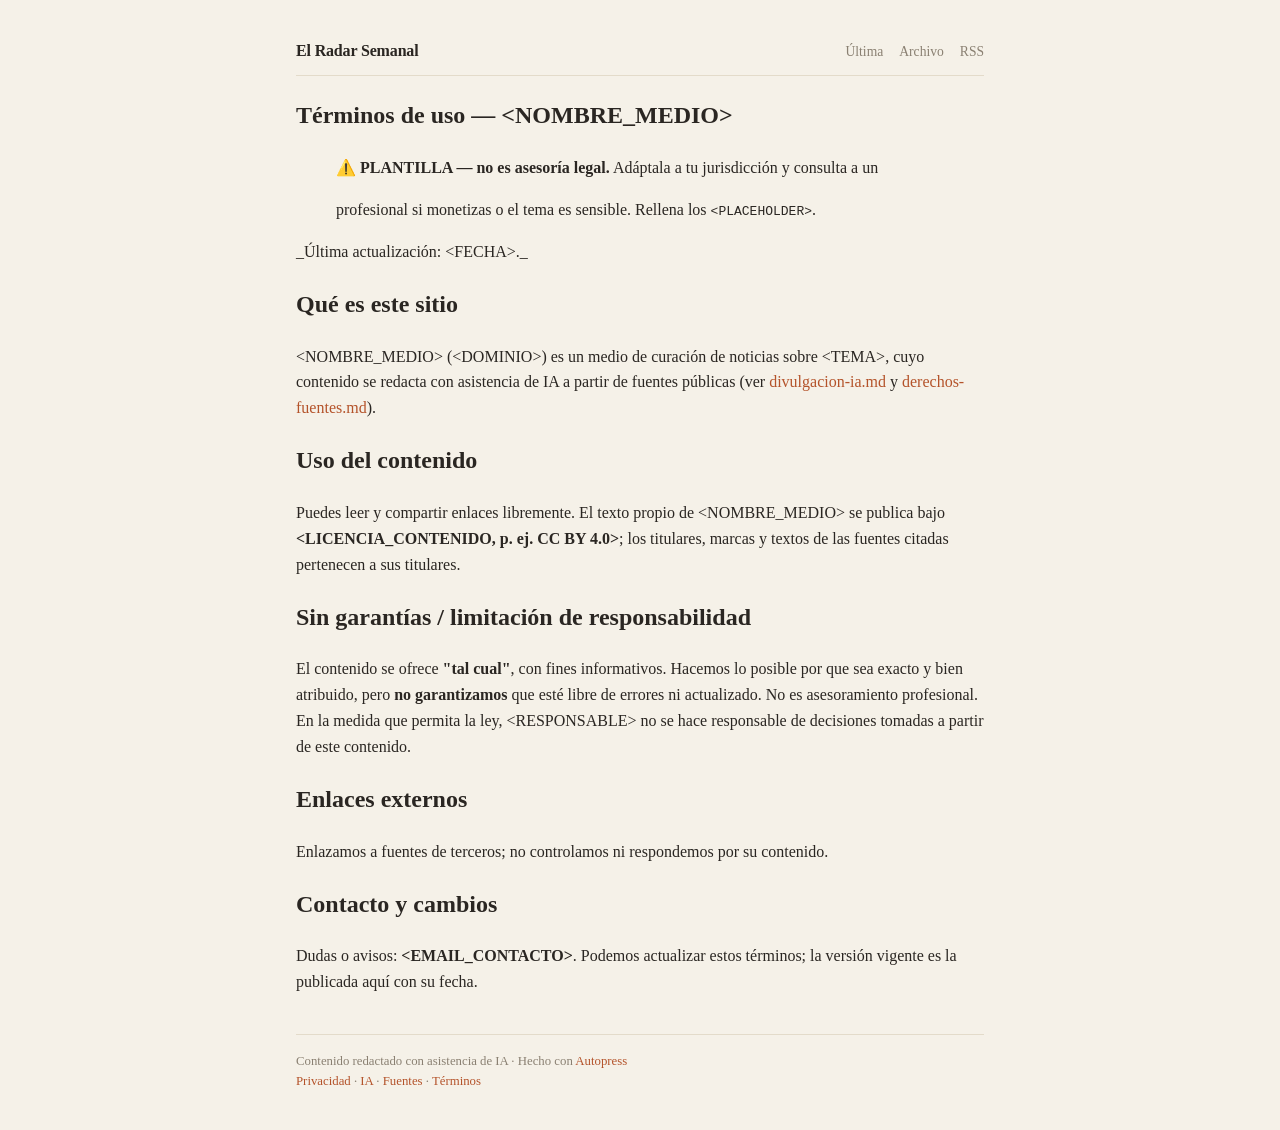
<file: starter/site/legal/terminos.html>
<!doctype html>
<html lang="es" data-style="editorial" data-palette="warm" data-theme="light">
<head>
<meta charset="utf-8">
<meta name="viewport" content="width=device-width, initial-scale=1">
<meta name="robots" content="noindex, nofollow">
<title>Términos · El Radar Semanal</title>
<meta name="description" content="Términos">
<link rel="canonical" href="https://tudominio.example/legal/terminos.html">
<link rel="alternate" type="application/rss+xml" href="/rss.xml">
<style>
/* Autopress · sistema de themes
   Dos ejes independientes: ESTILO (estructura + tipografía) y PALETA (color).
   data-style / data-palette / data-theme(light|dark) en el elemento raíz.
   6 estilos × 5 paletas = 30 combinaciones. System fonts self-hosted: cero
   peticiones a terceros. */

/* ===== Tokens base ===== */
:root{
  --maxw:720px; --space:1rem; --radius:10px;
  --font-head:Georgia,'Times New Roman',serif; --font-body:Georgia,serif;
  --head-weight:700; --head-tracking:0; --title-size:2.3rem; --lede:1.06rem;
  --card-radius:var(--radius); --card-border-w:1px; --upper:none;
  --bg:#fff; --fg:#141414; --muted:#6b6b6b; --accent:#c0271e; --accent2:#f0663e;
  --border:#e6e6e6; --card:#fafafa;
}
*{box-sizing:border-box}
body{margin:0;background:var(--bg);color:var(--fg);font-family:var(--font-body);
  line-height:1.62;-webkit-font-smoothing:antialiased;text-rendering:optimizeLegibility}
.wrap{max-width:var(--maxw);margin:0 auto;padding:calc(var(--space)*2.4) var(--space)}
a{color:var(--accent);text-decoration:none} a:hover{text-decoration:underline}
a:focus-visible,button:focus-visible,input:focus-visible{outline:2px solid var(--accent);outline-offset:2px}

/* kicker/overline en color de acento — inyecta color y jerarquía */
.kicker{font-family:var(--font-body);font-size:.72rem;font-weight:700;letter-spacing:.11em;
  text-transform:uppercase;color:var(--accent);margin:0 0 .35rem}

.masthead{position:relative;display:flex;justify-content:space-between;align-items:baseline;
  gap:1rem;flex-wrap:wrap;padding-bottom:.7rem;margin-bottom:1.7rem;border-bottom:1px solid var(--border)}
.masthead::after{content:"";position:absolute;left:0;bottom:-1px;height:2px;width:min(120px,40%);
  background:linear-gradient(90deg,var(--accent),var(--accent2))}
.masthead h1{font-family:var(--font-head);font-weight:var(--head-weight);
  letter-spacing:var(--head-tracking);text-transform:var(--upper);font-size:1.25rem;margin:0}
.masthead .date{color:var(--muted);font-size:.85rem}
.stub{display:inline-block;font-size:.66rem;border:1px solid var(--accent);color:var(--accent);
  border-radius:999px;padding:.05rem .5rem;text-transform:uppercase;letter-spacing:.06em;vertical-align:middle}

.cover{margin:1.7rem 0 2.2rem}
.cover h2{font-family:var(--font-head);font-weight:var(--head-weight);letter-spacing:var(--head-tracking);
  text-transform:var(--upper);font-size:var(--title-size);line-height:1.07;margin:.15rem 0 .55rem;color:var(--accent)}
.cover .deck{font-size:var(--lede);margin:0;color:var(--muted)}

.stories{display:grid;gap:1rem}
.card{background:var(--card);border:var(--card-border-w) solid var(--border);
  border-radius:var(--card-radius);padding:1.05rem 1.15rem;transition:border-color .15s,transform .15s,box-shadow .15s}
.card:hover{border-color:var(--accent)}
.card h3{font-family:var(--font-head);font-weight:var(--head-weight);letter-spacing:var(--head-tracking);
  text-transform:var(--upper);margin:0 0 .45rem;font-size:1.16rem;line-height:1.2;transition:color .15s}
.card:hover h3{color:var(--accent)}
.card p{margin:0 0 .7rem;color:var(--fg)}
.meta{display:flex;gap:.5rem;flex-wrap:wrap;align-items:center;font-size:.76rem;color:var(--muted)}
.tag{border:1px solid var(--border);border-radius:999px;padding:.05rem .55rem;text-transform:uppercase;letter-spacing:.05em}
.src{margin-left:auto;font-weight:600}
.cites{font-size:.7em;font-weight:700;white-space:nowrap;margin-left:.15em}
.cites a{color:var(--accent);text-decoration:none;padding:0 .04em}
.cites a:hover{text-decoration:underline}

/* caja de suscripción — con degradado sutil + botón en degradado */
.nl{position:relative;overflow:hidden;margin:2.2rem 0 1rem;padding:1.5rem 1.4rem;
  border-radius:calc(var(--card-radius) + 4px);background:var(--card);border:1px solid var(--border)}
.nl::before{content:"";position:absolute;inset:0;
  background:linear-gradient(135deg,var(--accent),var(--accent2));opacity:.09;pointer-events:none}
.nl > *{position:relative}
.nl-eyebrow{font-size:.72rem;font-weight:700;letter-spacing:.11em;text-transform:uppercase;color:var(--accent);margin:0 0 .3rem}
.nl-title{font-family:var(--font-head);font-weight:var(--head-weight);margin:0 0 .85rem;font-size:1.3rem;line-height:1.15}
.nl-form{display:flex;gap:.5rem;flex-wrap:wrap}
.nl-input{flex:1;min-width:12rem;padding:.62rem .85rem;border-radius:9px;border:1px solid var(--border);
  background:var(--bg);color:var(--fg);font:inherit}
.nl-btn{padding:.62rem 1.2rem;border-radius:9px;border:0;font:inherit;font-weight:700;cursor:pointer;
  color:#fff;background:linear-gradient(135deg,var(--accent),var(--accent2));box-shadow:0 6px 18px -8px var(--accent)}
.nl-btn:hover{filter:brightness(1.07)}
.nl-note{margin:.65rem 0 0;font-size:.75rem;color:var(--muted)}

footer.site{margin-top:2.4rem;border-top:1px solid var(--border);padding-top:1rem;color:var(--muted);font-size:.8rem}
.topbar{display:flex;gap:1rem;align-items:baseline;justify-content:space-between;
  padding-bottom:.7rem;margin-bottom:.2rem;border-bottom:1px solid var(--border);flex-wrap:wrap}
.topbar .brand{font-family:var(--font-head);font-weight:var(--head-weight);
  letter-spacing:var(--head-tracking);text-transform:var(--upper);font-size:1rem;color:var(--fg)}
.topbar nav{display:flex;gap:1rem;font-size:.85rem}
.topbar nav a{color:var(--muted)} .topbar nav a[aria-current]{color:var(--accent);font-weight:700}

/* ===== ESTILOS ===== */
[data-style="editorial"]{
  --font-head:'Iowan Old Style','Palatino Linotype',Palatino,Georgia,serif;
  --font-body:'Iowan Old Style',Georgia,serif;
  --title-size:2.6rem; --head-tracking:-.01em; --card-radius:7px; --lede:1.14rem;
}
[data-style="editorial"] .cover h2{color:var(--fg)}  /* clásico: portada en tinta */
[data-style="editorial"] .cover h2::first-letter{color:var(--accent)}

[data-style="modern"]{
  --font-head:'Helvetica Neue',Helvetica,Arimo,system-ui,Arial,sans-serif;
  --font-body:system-ui,-apple-system,'Segoe UI',Roboto,sans-serif;
  --title-size:3.1rem; --head-weight:800; --head-tracking:-.035em; --lede:1.15rem;
  --card-border-w:0; --card-radius:0;
}
[data-style="modern"] .masthead::after{width:100%;height:3px}
[data-style="modern"] .cover h2{line-height:1.0}
[data-style="modern"] .card{background:transparent;border:0;border-top:2px solid var(--border);padding:1.15rem 0}
[data-style="modern"] .card:hover{border-color:var(--accent)}
[data-style="modern"] .card h3{font-size:1.4rem}

[data-style="technical"]{
  --font-head:ui-monospace,'SF Mono','Cascadia Code',Menlo,Consolas,monospace;
  --font-body:ui-monospace,Menlo,Consolas,monospace;
  --title-size:1.9rem; --head-weight:600; --head-tracking:-.02em; --lede:.98rem;
  --radius:4px; --card-radius:4px; --maxw:770px;
}
[data-style="technical"] body{line-height:1.55}
[data-style="technical"] .masthead h1,[data-style="technical"] .tag,[data-style="technical"] .src,
[data-style="technical"] .kicker{text-transform:uppercase}
[data-style="technical"] .kicker::before{content:"// "}
[data-style="technical"] .card{border-left:3px solid var(--accent)}
[data-style="technical"] .cover h2::before{content:"▚ ";color:var(--accent);opacity:.7}

[data-style="magazine"]{
  --font-head:'Hoefler Text',Didot,'Bodoni MT',Garamond,Georgia,serif;
  --font-body:Georgia,'Times New Roman',serif;
  --title-size:3.4rem; --head-weight:600; --head-tracking:-.012em; --lede:1.22rem;
  --maxw:760px; --card-border-w:0; --card-radius:0;
}
[data-style="magazine"] .cover h2{line-height:1.0}
[data-style="magazine"] .cover .deck{font-style:italic}
[data-style="magazine"] .card{background:transparent;border:0;border-top:1px solid var(--fg);padding:1.25rem 0 .5rem}
[data-style="magazine"] .card h3{font-size:1.55rem;font-weight:600}

[data-style="minimal"]{
  --font-head:system-ui,-apple-system,'Segoe UI',sans-serif;
  --font-body:system-ui,-apple-system,'Segoe UI',sans-serif;
  --title-size:1.95rem; --head-weight:600; --head-tracking:-.01em; --lede:1rem; --maxw:600px;
  --card-border-w:0; --card-radius:0;
}
[data-style="minimal"] .masthead::after{display:none}
[data-style="minimal"] .masthead h1{font-weight:600;font-size:1rem}
[data-style="minimal"] .cover h2{color:var(--fg)}
[data-style="minimal"] .stories{gap:0}
[data-style="minimal"] .card{background:transparent;border:0;border-bottom:1px solid var(--border);padding:1.4rem 0}
[data-style="minimal"] .card:hover{border-color:var(--border)}
[data-style="minimal"] .card h3{font-size:1.05rem;font-weight:600}

[data-style="newsprint"]{
  --font-head:Georgia,'Times New Roman',Times,serif; --font-body:Georgia,'Times New Roman',Times,serif;
  --title-size:2.2rem; --head-weight:800; --head-tracking:-.01em; --lede:1rem; --maxw:880px;
  --card-radius:0; --card-border-w:1px;
}
[data-style="newsprint"] body{line-height:1.5}
[data-style="newsprint"] .masthead h1{text-transform:uppercase;letter-spacing:.02em}
[data-style="newsprint"] .cover h2{color:var(--fg)}
[data-style="newsprint"] .stories{grid-template-columns:1fr 1fr;gap:0 1.5rem}
[data-style="newsprint"] .card{border:0;border-top:1px solid var(--fg);padding:.9rem 0;background:transparent}
[data-style="newsprint"] .card:hover{border-color:var(--fg)}
[data-style="newsprint"] .card h3{font-size:1.05rem} [data-style="newsprint"] .card p{font-size:.92rem}
@media(max-width:600px){[data-style="newsprint"] .stories{grid-template-columns:1fr}}

/* ===== PALETAS (claro) — cada una con --accent2 para los degradados ===== */
[data-palette="ink"]{--bg:#fff;--fg:#141414;--muted:#6b6b6b;--accent:#c0271e;--accent2:#f0663e;--border:#e6e6e6;--card:#fafafa}
[data-palette="warm"]{--bg:#f5f1e8;--fg:#2a2622;--muted:#8a8072;--accent:#b4532a;--accent2:#d98b3f;--border:#e3dbca;--card:#fffdf8}
[data-palette="cool"]{--bg:#f4f6f9;--fg:#1a2230;--muted:#5c6b7f;--accent:#2563b8;--accent2:#38bdf8;--border:#dde3ea;--card:#fbfcfd}
[data-palette="forest"]{--bg:#f1f4ee;--fg:#1f2a22;--muted:#5e6d5e;--accent:#2f6b3f;--accent2:#7cc06a;--border:#dde3d6;--card:#fbfcf8}
[data-palette="signal"]{--bg:#faf9fb;--fg:#101014;--muted:#6a6a75;--accent:#e5004c;--accent2:#ff6a2b;--border:#ececef;--card:#fff}

/* ===== PALETAS (oscuro · por toggle) ===== */
[data-theme="dark"][data-palette="ink"]{--bg:#0c0c0d;--fg:#ededed;--muted:#9a9a9a;--accent:#ff5a4d;--accent2:#ff9166;--border:#232325;--card:#161617}
[data-theme="dark"][data-palette="warm"]{--bg:#1e1b17;--fg:#ece6da;--muted:#a99f8d;--accent:#e0824f;--accent2:#f0b072;--border:#332d24;--card:#262119}
[data-theme="dark"][data-palette="cool"]{--bg:#0d1117;--fg:#e6edf3;--muted:#8b98a8;--accent:#5b9bff;--accent2:#7ad0ff;--border:#232a33;--card:#141a22}
[data-theme="dark"][data-palette="forest"]{--bg:#0f1512;--fg:#e7efe6;--muted:#8ba08b;--accent:#4fae6a;--accent2:#8ed88a;--border:#222b24;--card:#151d17}
[data-theme="dark"][data-palette="signal"]{--bg:#08080a;--fg:#f0f0f2;--muted:#8a8a95;--accent:#ff3d81;--accent2:#ff8a3d;--border:#1c1c22;--card:#131317}

/* Signal: portada con degradado (su firma) — solo la portada, no las cards (legibilidad) */
[data-palette="signal"] .cover h2{
  background:linear-gradient(115deg,var(--accent),var(--accent2));
  -webkit-background-clip:text;background-clip:text;color:transparent}

@media(max-width:600px){ .wrap{padding:1.4rem 1rem} .cover h2{font-size:calc(var(--title-size)*.78)} }

</style>
</head>
<body>
<div class="wrap">
  <header class="topbar">
    <a class="brand" href="/">El Radar Semanal</a>
    <nav><a href="/">Última</a><a href="/archive.html">Archivo</a><a href="/rss.xml">RSS</a></nav>
  </header>
<article class="legal"><h1>Términos de uso — &lt;NOMBRE_MEDIO&gt;</h1>
<blockquote>⚠️ <strong>PLANTILLA — no es asesoría legal.</strong> Adáptala a tu jurisdicción y consulta a un</blockquote>
<blockquote>profesional si monetizas o el tema es sensible. Rellena los <code>&lt;PLACEHOLDER&gt;</code>.</blockquote>
<p>_Última actualización: &lt;FECHA&gt;._</p>
<h2>Qué es este sitio</h2>
<p>&lt;NOMBRE_MEDIO&gt; (&lt;DOMINIO&gt;) es un medio de curación de noticias sobre &lt;TEMA&gt;, cuyo contenido se redacta con asistencia de IA a partir de fuentes públicas (ver <a href="ia.html" rel="noopener">divulgacion-ia.md</a> y <a href="fuentes.html" rel="noopener">derechos-fuentes.md</a>).</p>
<h2>Uso del contenido</h2>
<p>Puedes leer y compartir enlaces libremente. El texto propio de &lt;NOMBRE_MEDIO&gt; se publica bajo <strong>&lt;LICENCIA_CONTENIDO, p. ej. CC BY 4.0&gt;</strong>; los titulares, marcas y textos de las fuentes citadas pertenecen a sus titulares.</p>
<h2>Sin garantías / limitación de responsabilidad</h2>
<p>El contenido se ofrece <strong>&quot;tal cual&quot;</strong>, con fines informativos. Hacemos lo posible por que sea exacto y bien atribuido, pero <strong>no garantizamos</strong> que esté libre de errores ni actualizado. No es asesoramiento profesional. En la medida que permita la ley, &lt;RESPONSABLE&gt; no se hace responsable de decisiones tomadas a partir de este contenido.</p>
<h2>Enlaces externos</h2>
<p>Enlazamos a fuentes de terceros; no controlamos ni respondemos por su contenido.</p>
<h2>Contacto y cambios</h2>
<p>Dudas o avisos: <strong>&lt;EMAIL_CONTACTO&gt;</strong>. Podemos actualizar estos términos; la versión vigente es la publicada aquí con su fecha.</p></article>
  <footer class="site">
    Contenido redactado con asistencia de IA · Hecho con <a href="https://evaristobabe.com/resources/autopress" rel="noopener">Autopress</a>
    <nav class="legal"><a href="/legal/privacidad.html">Privacidad</a> · <a href="/legal/ia.html">IA</a> · <a href="/legal/fuentes.html">Fuentes</a> · <a href="/legal/terminos.html">Términos</a></nav>
  </footer>
</div>
</body>
</html>
</file>
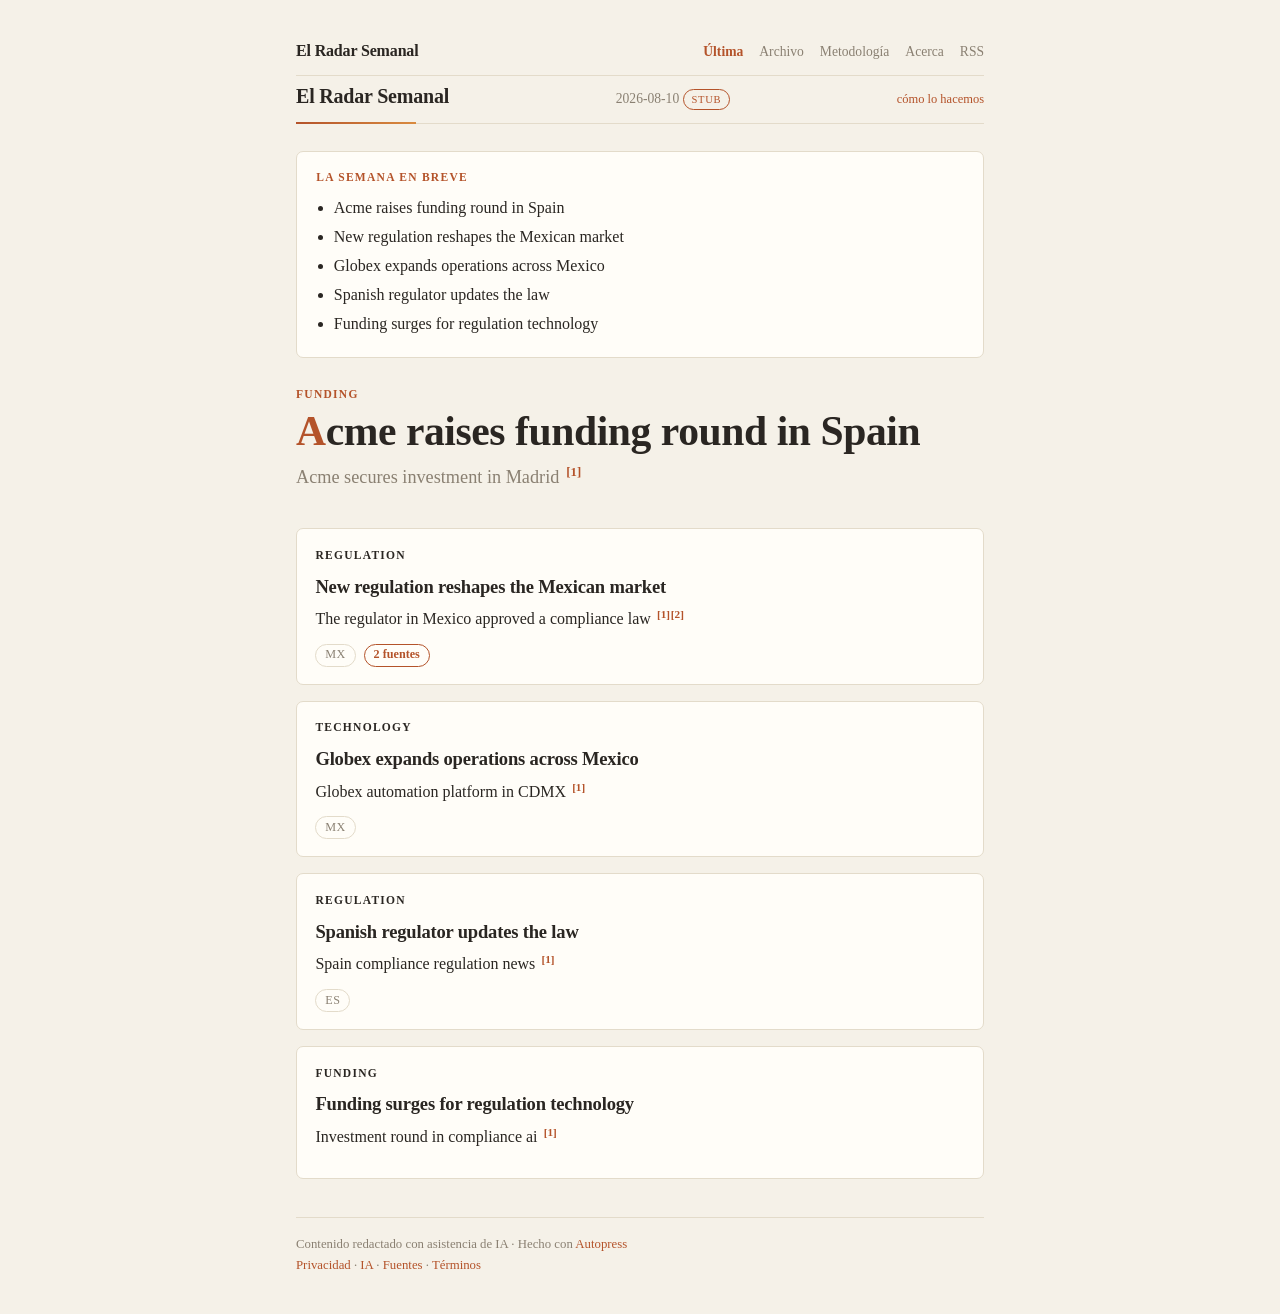
<file: starter/site/magazines/2026-08-10-edicion.html>
<!doctype html>
<html lang="es" data-style="editorial" data-palette="warm" data-theme="light">
<head>
<meta charset="utf-8">
<meta name="viewport" content="width=device-width, initial-scale=1">
<meta name="robots" content="noindex, nofollow">
<title>Acme raises funding round in Spain · El Radar Semanal</title>
<meta name="description" content="Acme secures investment in Madrid">
<link rel="canonical" href="https://tudominio.example/magazines/2026-08-10-edicion.html">
<link rel="alternate" type="application/rss+xml" href="/rss.xml">
<meta property="og:title" content="Acme raises funding round in Spain · El Radar Semanal">
<meta property="og:description" content="Acme secures investment in Madrid">
<meta property="og:type" content="article">
<meta property="og:url" content="https://tudominio.example/magazines/2026-08-10-edicion.html">
<meta property="og:site_name" content="El Radar Semanal">
<meta property="og:locale" content="es">
<meta name="twitter:card" content="summary">
<meta name="twitter:title" content="Acme raises funding round in Spain · El Radar Semanal">
<meta name="twitter:description" content="Acme secures investment in Madrid">
<script type="application/ld+json">{"@context": "https://schema.org", "@type": "NewsArticle", "headline": "Acme raises funding round in Spain", "description": "Acme secures investment in Madrid", "inLanguage": "es", "datePublished": "2026-08-10", "dateModified": "2026-08-10", "url": "https://tudominio.example/magazines/2026-08-10-edicion.html", "publisher": {"@type": "Organization", "name": "El Radar Semanal", "url": "https://tudominio.example"}, "author": {"@type": "Organization", "name": "El Radar Semanal", "url": "https://tudominio.example"}, "isAccessibleForFree": true}</script>
<script type="application/ld+json">{"@context": "https://schema.org", "@type": "BreadcrumbList", "itemListElement": [{"@type": "ListItem", "position": 1, "name": "El Radar Semanal", "item": "https://tudominio.example/"}, {"@type": "ListItem", "position": 2, "name": "Acme raises funding round in Spain", "item": "https://tudominio.example/magazines/2026-08-10-edicion.html"}]}</script>
<style>
/* Autopress · sistema de themes
   Dos ejes independientes: ESTILO (estructura + tipografía) y PALETA (color).
   data-style / data-palette / data-theme(light|dark) en el elemento raíz.
   6 estilos × 5 paletas = 30 combinaciones. System fonts self-hosted: cero
   peticiones a terceros. */

/* ===== Tokens base ===== */
:root{
  --maxw:720px; --space:1rem; --radius:10px;
  --font-head:Georgia,'Times New Roman',serif; --font-body:Georgia,serif;
  --head-weight:700; --head-tracking:0; --title-size:2.3rem; --lede:1.06rem;
  --card-radius:var(--radius); --card-border-w:1px; --upper:none;
  --bg:#fff; --fg:#141414; --muted:#6b6b6b; --accent:#c0271e; --accent2:#f0663e;
  --border:#e6e6e6; --card:#fafafa;
}
*{box-sizing:border-box}
body{margin:0;background:var(--bg);color:var(--fg);font-family:var(--font-body);
  line-height:1.62;-webkit-font-smoothing:antialiased;text-rendering:optimizeLegibility}
.wrap{max-width:var(--maxw);margin:0 auto;padding:calc(var(--space)*2.4) var(--space)}
a{color:var(--accent);text-decoration:none} a:hover{text-decoration:underline}
a:focus-visible,button:focus-visible,input:focus-visible{outline:2px solid var(--accent);outline-offset:2px}

/* kicker/overline en color de acento — inyecta color y jerarquía */
.kicker{font-family:var(--font-body);font-size:.72rem;font-weight:700;letter-spacing:.11em;
  text-transform:uppercase;color:var(--accent);margin:0 0 .35rem}

.masthead{position:relative;display:flex;justify-content:space-between;align-items:baseline;
  gap:1rem;flex-wrap:wrap;padding-bottom:.7rem;margin-bottom:1.7rem;border-bottom:1px solid var(--border)}
.masthead::after{content:"";position:absolute;left:0;bottom:-1px;height:2px;width:min(120px,40%);
  background:linear-gradient(90deg,var(--accent),var(--accent2))}
.masthead h1{font-family:var(--font-head);font-weight:var(--head-weight);
  letter-spacing:var(--head-tracking);text-transform:var(--upper);font-size:1.25rem;margin:0}
.masthead .date{color:var(--muted);font-size:.85rem}
.stub{display:inline-block;font-size:.66rem;border:1px solid var(--accent);color:var(--accent);
  border-radius:999px;padding:.05rem .5rem;text-transform:uppercase;letter-spacing:.06em;vertical-align:middle}

.cover{margin:1.7rem 0 2.2rem}
.cover h2{font-family:var(--font-head);font-weight:var(--head-weight);letter-spacing:var(--head-tracking);
  text-transform:var(--upper);font-size:var(--title-size);line-height:1.07;margin:.15rem 0 .55rem;color:var(--accent)}
.cover .deck{font-size:var(--lede);margin:0;color:var(--muted)}

.stories{display:grid;gap:1rem}
.card{background:var(--card);border:var(--card-border-w) solid var(--border);
  border-radius:var(--card-radius);padding:1.05rem 1.15rem;transition:border-color .15s,transform .15s,box-shadow .15s}
.card:hover{border-color:var(--accent)}
.card h3{font-family:var(--font-head);font-weight:var(--head-weight);letter-spacing:var(--head-tracking);
  text-transform:var(--upper);margin:0 0 .45rem;font-size:1.16rem;line-height:1.2;transition:color .15s}
.card:hover h3{color:var(--accent)}
.card p{margin:0 0 .7rem;color:var(--fg)}
.meta{display:flex;gap:.5rem;flex-wrap:wrap;align-items:center;font-size:.76rem;color:var(--muted)}
.tag{border:1px solid var(--border);border-radius:999px;padding:.05rem .55rem;text-transform:uppercase;letter-spacing:.05em}
.src{margin-left:auto;font-weight:600}
.cites{font-size:.7em;font-weight:700;white-space:nowrap;margin-left:.15em}
.cites a{color:var(--accent);text-decoration:none;padding:0 .04em}
.cites a:hover{text-decoration:underline}

/* señales de curación + E-E-A-T (Lote F) */
.byline{margin:.15rem 0 0;font-size:.78rem;color:var(--muted)}
.badge{border:1px solid var(--accent);border-radius:999px;padding:.05rem .55rem;
  color:var(--accent);font-weight:600}
.tldr{margin:1.4rem 0;padding:1rem 1.2rem;background:var(--card);border:1px solid var(--border);
  border-radius:var(--card-radius)}
.tldr-h{font-size:.72rem;font-weight:700;letter-spacing:.11em;text-transform:uppercase;
  color:var(--accent);margin:0 0 .5rem}
.tldr ul{margin:0;padding-left:1.1rem} .tldr li{margin:.2rem 0;color:var(--fg)}
.page{max-width:42rem} .page h1{color:var(--accent)} .page p{color:var(--fg);line-height:1.6}
.page .sources{padding-left:1.1rem} .page .sources li{margin:.35rem 0}
.edition-nav{display:flex;justify-content:space-between;gap:1rem;margin:2.2rem 0 0;
  padding-top:1rem;border-top:1px solid var(--border);font-weight:600}

/* caja de suscripción — con degradado sutil + botón en degradado */
.nl{position:relative;overflow:hidden;margin:2.2rem 0 1rem;padding:1.5rem 1.4rem;
  border-radius:calc(var(--card-radius) + 4px);background:var(--card);border:1px solid var(--border)}
.nl::before{content:"";position:absolute;inset:0;
  background:linear-gradient(135deg,var(--accent),var(--accent2));opacity:.09;pointer-events:none}
.nl > *{position:relative}
.nl-eyebrow{font-size:.72rem;font-weight:700;letter-spacing:.11em;text-transform:uppercase;color:var(--accent);margin:0 0 .3rem}
.nl-title{font-family:var(--font-head);font-weight:var(--head-weight);margin:0 0 .85rem;font-size:1.3rem;line-height:1.15}
.nl-form{display:flex;gap:.5rem;flex-wrap:wrap}
.nl-hp{position:absolute;left:-9999px;width:1px;height:1px;opacity:0;pointer-events:none}
.nl-input{flex:1;min-width:12rem;padding:.62rem .85rem;border-radius:9px;border:1px solid var(--border);
  background:var(--bg);color:var(--fg);font:inherit}
.nl-btn{padding:.62rem 1.2rem;border-radius:9px;border:0;font:inherit;font-weight:700;cursor:pointer;
  color:#fff;background:linear-gradient(135deg,var(--accent),var(--accent2));box-shadow:0 6px 18px -8px var(--accent)}
.nl-btn:hover{filter:brightness(1.07)}
.nl-note{margin:.65rem 0 0;font-size:.75rem;color:var(--muted)}

footer.site{margin-top:2.4rem;border-top:1px solid var(--border);padding-top:1rem;color:var(--muted);font-size:.8rem}
.topbar{display:flex;gap:1rem;align-items:baseline;justify-content:space-between;
  padding-bottom:.7rem;margin-bottom:.2rem;border-bottom:1px solid var(--border);flex-wrap:wrap}
.topbar .brand{font-family:var(--font-head);font-weight:var(--head-weight);
  letter-spacing:var(--head-tracking);text-transform:var(--upper);font-size:1rem;color:var(--fg)}
.topbar nav{display:flex;gap:1rem;font-size:.85rem}
.topbar nav a{color:var(--muted)} .topbar nav a[aria-current]{color:var(--accent);font-weight:700}

/* ===== ESTILOS ===== */
[data-style="editorial"]{
  --font-head:'Iowan Old Style','Palatino Linotype',Palatino,Georgia,serif;
  --font-body:'Iowan Old Style',Georgia,serif;
  --title-size:2.6rem; --head-tracking:-.01em; --card-radius:7px; --lede:1.14rem;
}
[data-style="editorial"] .cover h2{color:var(--fg)}  /* clásico: portada en tinta */
[data-style="editorial"] .cover h2::first-letter{color:var(--accent)}

[data-style="modern"]{
  --font-head:'Helvetica Neue',Helvetica,Arimo,system-ui,Arial,sans-serif;
  --font-body:system-ui,-apple-system,'Segoe UI',Roboto,sans-serif;
  --title-size:3.1rem; --head-weight:800; --head-tracking:-.035em; --lede:1.15rem;
  --card-border-w:0; --card-radius:0;
}
[data-style="modern"] .masthead::after{width:100%;height:3px}
[data-style="modern"] .cover h2{line-height:1.0}
[data-style="modern"] .card{background:transparent;border:0;border-top:2px solid var(--border);padding:1.15rem 0}
[data-style="modern"] .card:hover{border-color:var(--accent)}
[data-style="modern"] .card h3{font-size:1.4rem}

[data-style="technical"]{
  --font-head:ui-monospace,'SF Mono','Cascadia Code',Menlo,Consolas,monospace;
  --font-body:ui-monospace,Menlo,Consolas,monospace;
  --title-size:1.9rem; --head-weight:600; --head-tracking:-.02em; --lede:.98rem;
  --radius:4px; --card-radius:4px; --maxw:770px;
}
[data-style="technical"] body{line-height:1.55}
[data-style="technical"] .masthead h1,[data-style="technical"] .tag,[data-style="technical"] .src,
[data-style="technical"] .kicker{text-transform:uppercase}
[data-style="technical"] .kicker::before{content:"// "}
[data-style="technical"] .card{border-left:3px solid var(--accent)}
[data-style="technical"] .cover h2::before{content:"▚ ";color:var(--accent);opacity:.7}

[data-style="magazine"]{
  --font-head:'Hoefler Text',Didot,'Bodoni MT',Garamond,Georgia,serif;
  --font-body:Georgia,'Times New Roman',serif;
  --title-size:3.4rem; --head-weight:600; --head-tracking:-.012em; --lede:1.22rem;
  --maxw:760px; --card-border-w:0; --card-radius:0;
}
[data-style="magazine"] .cover h2{line-height:1.0}
[data-style="magazine"] .cover .deck{font-style:italic}
[data-style="magazine"] .card{background:transparent;border:0;border-top:1px solid var(--fg);padding:1.25rem 0 .5rem}
[data-style="magazine"] .card h3{font-size:1.55rem;font-weight:600}

[data-style="minimal"]{
  --font-head:system-ui,-apple-system,'Segoe UI',sans-serif;
  --font-body:system-ui,-apple-system,'Segoe UI',sans-serif;
  --title-size:1.95rem; --head-weight:600; --head-tracking:-.01em; --lede:1rem; --maxw:600px;
  --card-border-w:0; --card-radius:0;
}
[data-style="minimal"] .masthead::after{display:none}
[data-style="minimal"] .masthead h1{font-weight:600;font-size:1rem}
[data-style="minimal"] .cover h2{color:var(--fg)}
[data-style="minimal"] .stories{gap:0}
[data-style="minimal"] .card{background:transparent;border:0;border-bottom:1px solid var(--border);padding:1.4rem 0}
[data-style="minimal"] .card:hover{border-color:var(--border)}
[data-style="minimal"] .card h3{font-size:1.05rem;font-weight:600}

[data-style="newsprint"]{
  --font-head:Georgia,'Times New Roman',Times,serif; --font-body:Georgia,'Times New Roman',Times,serif;
  --title-size:2.2rem; --head-weight:800; --head-tracking:-.01em; --lede:1rem; --maxw:880px;
  --card-radius:0; --card-border-w:1px;
}
[data-style="newsprint"] body{line-height:1.5}
[data-style="newsprint"] .masthead h1{text-transform:uppercase;letter-spacing:.02em}
[data-style="newsprint"] .cover h2{color:var(--fg)}
[data-style="newsprint"] .stories{grid-template-columns:1fr 1fr;gap:0 1.5rem}
[data-style="newsprint"] .card{border:0;border-top:1px solid var(--fg);padding:.9rem 0;background:transparent}
[data-style="newsprint"] .card:hover{border-color:var(--fg)}
[data-style="newsprint"] .card h3{font-size:1.05rem} [data-style="newsprint"] .card p{font-size:.92rem}
@media(max-width:600px){[data-style="newsprint"] .stories{grid-template-columns:1fr}}

/* ===== PALETAS (claro) — cada una con --accent2 para los degradados ===== */
[data-palette="ink"]{--bg:#fff;--fg:#141414;--muted:#6b6b6b;--accent:#c0271e;--accent2:#f0663e;--border:#e6e6e6;--card:#fafafa}
[data-palette="warm"]{--bg:#f5f1e8;--fg:#2a2622;--muted:#8a8072;--accent:#b4532a;--accent2:#d98b3f;--border:#e3dbca;--card:#fffdf8}
[data-palette="cool"]{--bg:#f4f6f9;--fg:#1a2230;--muted:#5c6b7f;--accent:#2563b8;--accent2:#38bdf8;--border:#dde3ea;--card:#fbfcfd}
[data-palette="forest"]{--bg:#f1f4ee;--fg:#1f2a22;--muted:#5e6d5e;--accent:#2f6b3f;--accent2:#7cc06a;--border:#dde3d6;--card:#fbfcf8}
[data-palette="signal"]{--bg:#faf9fb;--fg:#101014;--muted:#6a6a75;--accent:#e5004c;--accent2:#ff6a2b;--border:#ececef;--card:#fff}

/* ===== PALETAS (oscuro · por toggle) ===== */
[data-theme="dark"][data-palette="ink"]{--bg:#0c0c0d;--fg:#ededed;--muted:#9a9a9a;--accent:#ff5a4d;--accent2:#ff9166;--border:#232325;--card:#161617}
[data-theme="dark"][data-palette="warm"]{--bg:#1e1b17;--fg:#ece6da;--muted:#a99f8d;--accent:#e0824f;--accent2:#f0b072;--border:#332d24;--card:#262119}
[data-theme="dark"][data-palette="cool"]{--bg:#0d1117;--fg:#e6edf3;--muted:#8b98a8;--accent:#5b9bff;--accent2:#7ad0ff;--border:#232a33;--card:#141a22}
[data-theme="dark"][data-palette="forest"]{--bg:#0f1512;--fg:#e7efe6;--muted:#8ba08b;--accent:#4fae6a;--accent2:#8ed88a;--border:#222b24;--card:#151d17}
[data-theme="dark"][data-palette="signal"]{--bg:#08080a;--fg:#f0f0f2;--muted:#8a8a95;--accent:#ff3d81;--accent2:#ff8a3d;--border:#1c1c22;--card:#131317}

/* Signal: portada con degradado (su firma) — solo la portada, no las cards (legibilidad) */
[data-palette="signal"] .cover h2{
  background:linear-gradient(115deg,var(--accent),var(--accent2));
  -webkit-background-clip:text;background-clip:text;color:transparent}

@media(max-width:600px){ .wrap{padding:1.4rem 1rem} .cover h2{font-size:calc(var(--title-size)*.78)} }

</style>
</head>
<body>
<div class="wrap">
  <header class="topbar">
    <a class="brand" href="/">El Radar Semanal</a>
    <nav><a href="/" aria-current="page">Última</a><a href="/archive.html">Archivo</a><a href="/methodology.html">Metodología</a><a href="/about.html">Acerca</a><a href="/rss.xml">RSS</a></nav>
  </header>
  <header class="masthead">
    <h1>El Radar Semanal</h1>
    <span class="date">2026-08-10 <span class="stub">stub</span></span>
    <p class="byline"><a href="/methodology.html">cómo lo hacemos</a></p>
  </header>
  <section class="tldr">
    <h2 class="tldr-h">La semana en breve</h2>
    <ul><li>Acme raises funding round in Spain</li><li>New regulation reshapes the Mexican market</li><li>Globex expands operations across Mexico</li><li>Spanish regulator updates the law</li><li>Funding surges for regulation technology</li></ul>
  </section>
  <section class="cover">
    <p class="kicker">funding</p>
    <h2>Acme raises funding round in Spain</h2>
    <p class="deck">Acme secures investment in Madrid <sup class="cites"><a href="https://ex.com/a2" title="ex.com" rel="noopener nofollow" target="_blank">[1]</a></sup> </p>
  </section>
  <div class="stories">
    <article class="card">
  <p class="kicker">regulation</p>
  <h3>New regulation reshapes the Mexican market</h3>
  <p>The regulator in Mexico approved a compliance law <sup class="cites"><a href="https://ex.com/a1?utm_source=rss" title="ex.com" rel="noopener nofollow" target="_blank">[1]</a><a href="https://ex.com/a5" title="ex.com" rel="noopener nofollow" target="_blank">[2]</a></sup></p>
  <div class="meta"><span class="tag">mx</span><span class="badge">2 fuentes</span></div>
</article>
    <article class="card">
  <p class="kicker">technology</p>
  <h3>Globex expands operations across Mexico</h3>
  <p>Globex automation platform in CDMX <sup class="cites"><a href="https://ex.com/a4" title="ex.com" rel="noopener nofollow" target="_blank">[1]</a></sup></p>
  <div class="meta"><span class="tag">mx</span></div>
</article>
    <article class="card">
  <p class="kicker">regulation</p>
  <h3>Spanish regulator updates the law</h3>
  <p>Spain compliance regulation news <sup class="cites"><a href="https://ex.com/a8" title="ex.com" rel="noopener nofollow" target="_blank">[1]</a></sup></p>
  <div class="meta"><span class="tag">es</span></div>
</article>
    <article class="card">
  <p class="kicker">funding</p>
  <h3>Funding surges for regulation technology</h3>
  <p>Investment round in compliance ai <sup class="cites"><a href="https://ex.com/a7" title="ex.com" rel="noopener nofollow" target="_blank">[1]</a></sup></p>
  <div class="meta"></div>
</article>
  </div>

  <footer class="site">
    Contenido redactado con asistencia de IA · Hecho con <a href="https://evaristobabe.com/resources/autopress" rel="noopener">Autopress</a>
    <nav class="legal"><a href="/legal/privacidad.html">Privacidad</a> · <a href="/legal/ia.html">IA</a> · <a href="/legal/fuentes.html">Fuentes</a> · <a href="/legal/terminos.html">Términos</a></nav>
  </footer>
</div>
</body>
</html>
</file>
